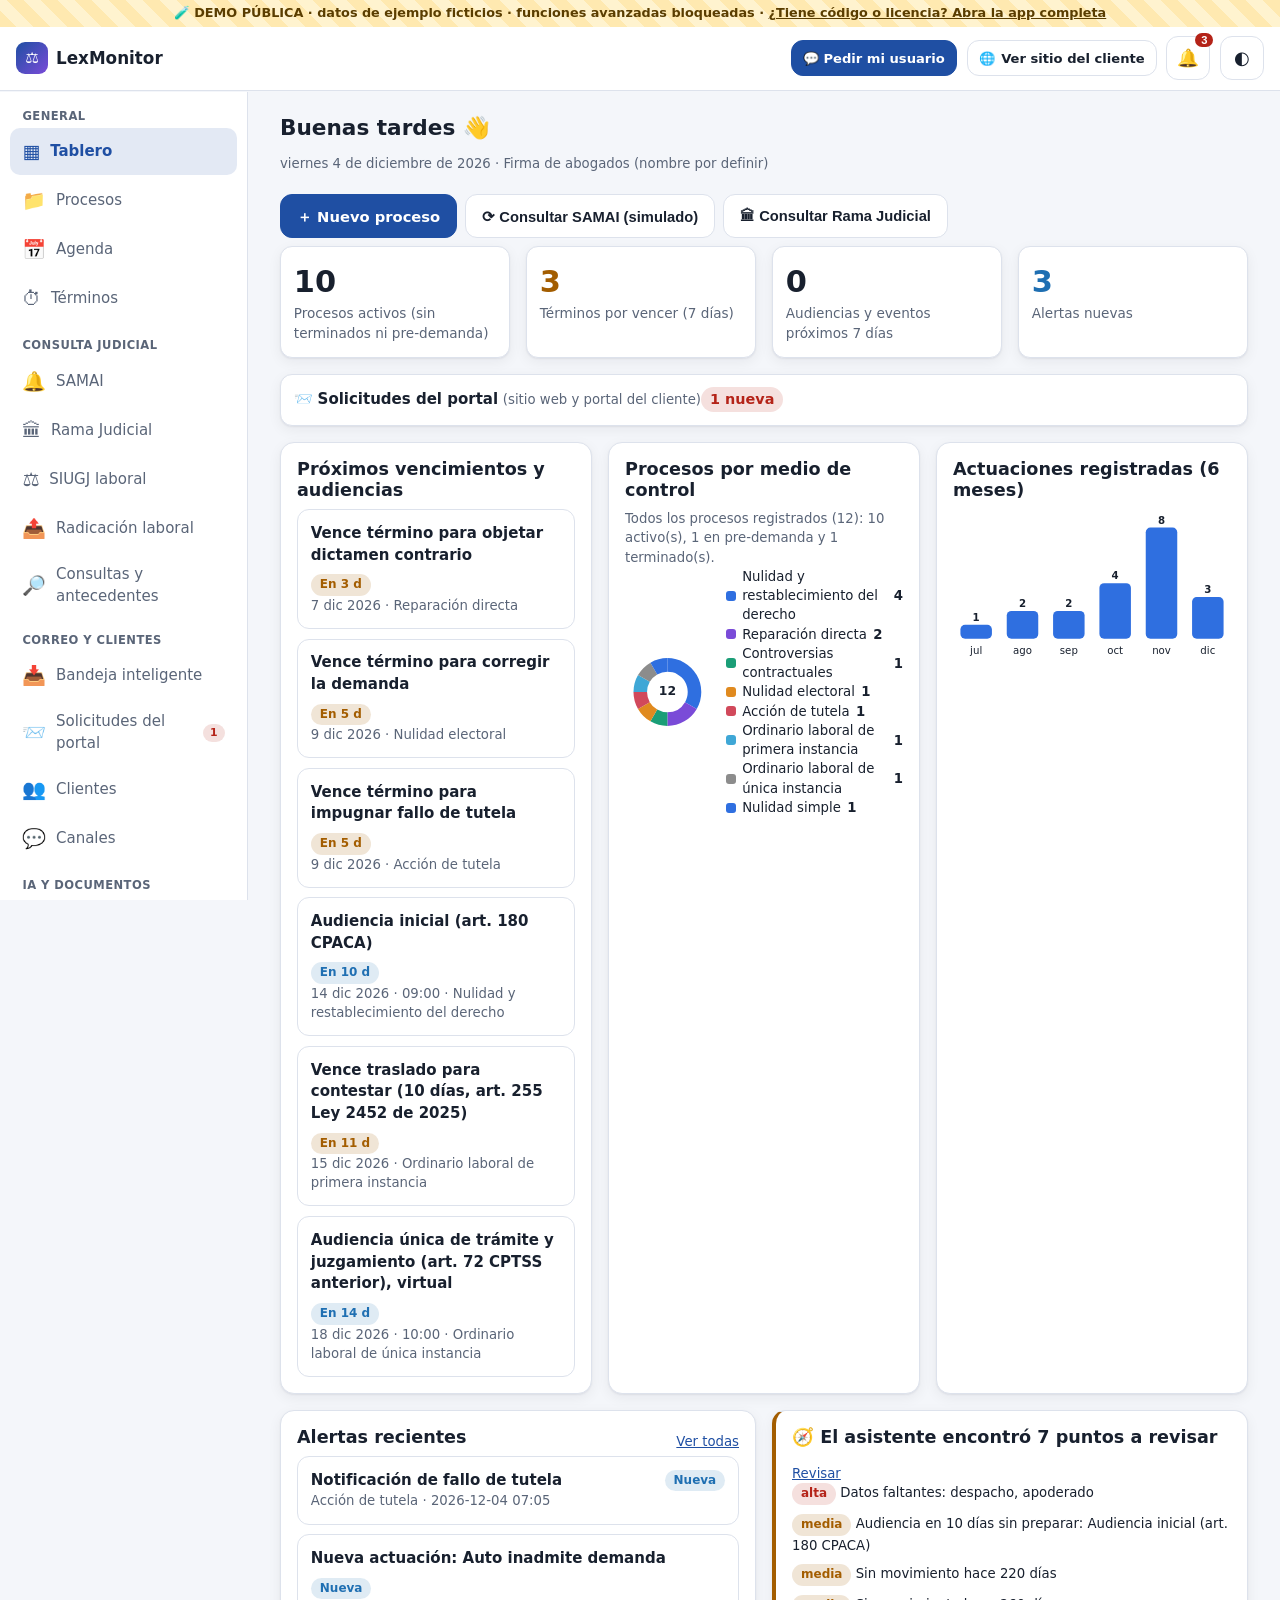
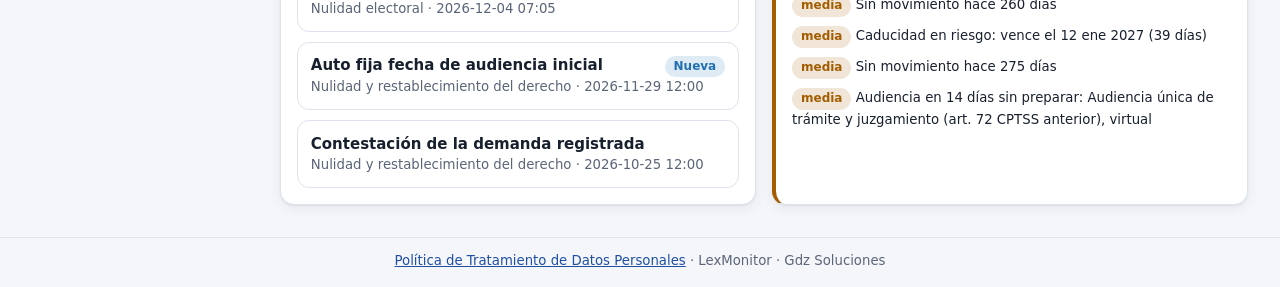
<file: index.html>
<!doctype html>
<html lang="es">
<head>
<meta charset="utf-8">
<meta http-equiv="Content-Security-Policy" content="default-src 'self'; script-src 'self' 'unsafe-inline' https://accounts.google.com https://cdn.jsdelivr.net; style-src 'self' 'unsafe-inline' https://accounts.google.com; img-src 'self' data: blob: https:; font-src 'self' data:; connect-src 'self' https://lexmonitor-proxy.gdz87.workers.dev https://generativelanguage.googleapis.com https://api.openai.com https://api.anthropic.com https://api.x.ai https://gmail.googleapis.com https://www.googleapis.com https://oauth2.googleapis.com https://accounts.google.com https://consultaprocesos.ramajudicial.gov.co:448 https://*.ramajudicial.gov.co https://samai.consejodeestado.gov.co https://www.datos.gov.co https://cdn.jsdelivr.net http://127.0.0.1:8787 http://localhost:8787; frame-src https://accounts.google.com blob:; worker-src 'self' blob: https://cdn.jsdelivr.net; media-src 'self' blob: data:; object-src 'none'; base-uri 'self'; form-action 'self'">
<meta name="viewport" content="width=device-width,initial-scale=1,viewport-fit=cover">
<meta name="theme-color" content="#1f4fa3">
<meta name="description" content="Maqueta de plataforma de gestión de litigio contencioso administrativo (datos ficticios)">
<title>LexMonitor · DEMO</title>
<link rel="manifest" href="manifest.webmanifest">
<link rel="icon" href="icons/icon.svg" type="image/svg+xml">
<link rel="apple-touch-icon" href="icons/icon-192.png">
<link rel="stylesheet" href="css/app.css">
<script>/* Con código de invitación/licencia → app completa (mismos datos del navegador) */(function(){try{var q=location.search+location.hash;if(/[?&]codigo=/i.test(q)){location.replace("app/"+location.search+location.hash);}}catch(e){}})();</script>
</head>
<body>
<div class="demo-banner" role="note">🧪 DEMO PÚBLICA · datos de ejemplo ficticios · funciones avanzadas bloqueadas</div>
<header class="topbar">
  <button class="iconbtn sheet-trigger" id="btnMenu" aria-label="Más módulos">☰</button>
  <div class="brand"><span class="logo" aria-hidden="true">⚖</span><span id="appName">LexMonitor</span></div>
  <span class="sp"></span>
  <a class="btn sm xlink" href="sitio/" target="_blank" rel="noopener" title="Abre el sitio web de la firma y el portal del cliente (demo)">🌐 <span class="hide-sm">Ver sitio del cliente</span></a>
  <button class="iconbtn" id="btnAlerts" aria-label="Alertas">🔔<span class="badge hide" id="alertBadge">0</span></button>
  <button class="iconbtn" id="btnTheme" aria-label="Cambiar modo claro u oscuro">◐</button>
</header>
<div class="layout">
  <nav class="sidenav" id="sidenav" aria-label="Módulos"></nav>
  <main id="view" tabindex="-1"></main>
</div>
<nav class="bottomnav" id="bottomnav" aria-label="Navegación principal"></nav>
<div class="sheet-backdrop" id="sheetBg"></div>
<div class="sheet" id="sheet" role="dialog" aria-label="Todos los módulos"><h2>Módulos</h2><div class="grid-links" id="sheetLinks"></div></div>
<div class="toast-wrap" id="toasts" aria-live="polite"></div>
<script src="js/lexmonitor.demo.js"></script>
<script>LM.boot();</script>
</body>
</html>
</file>
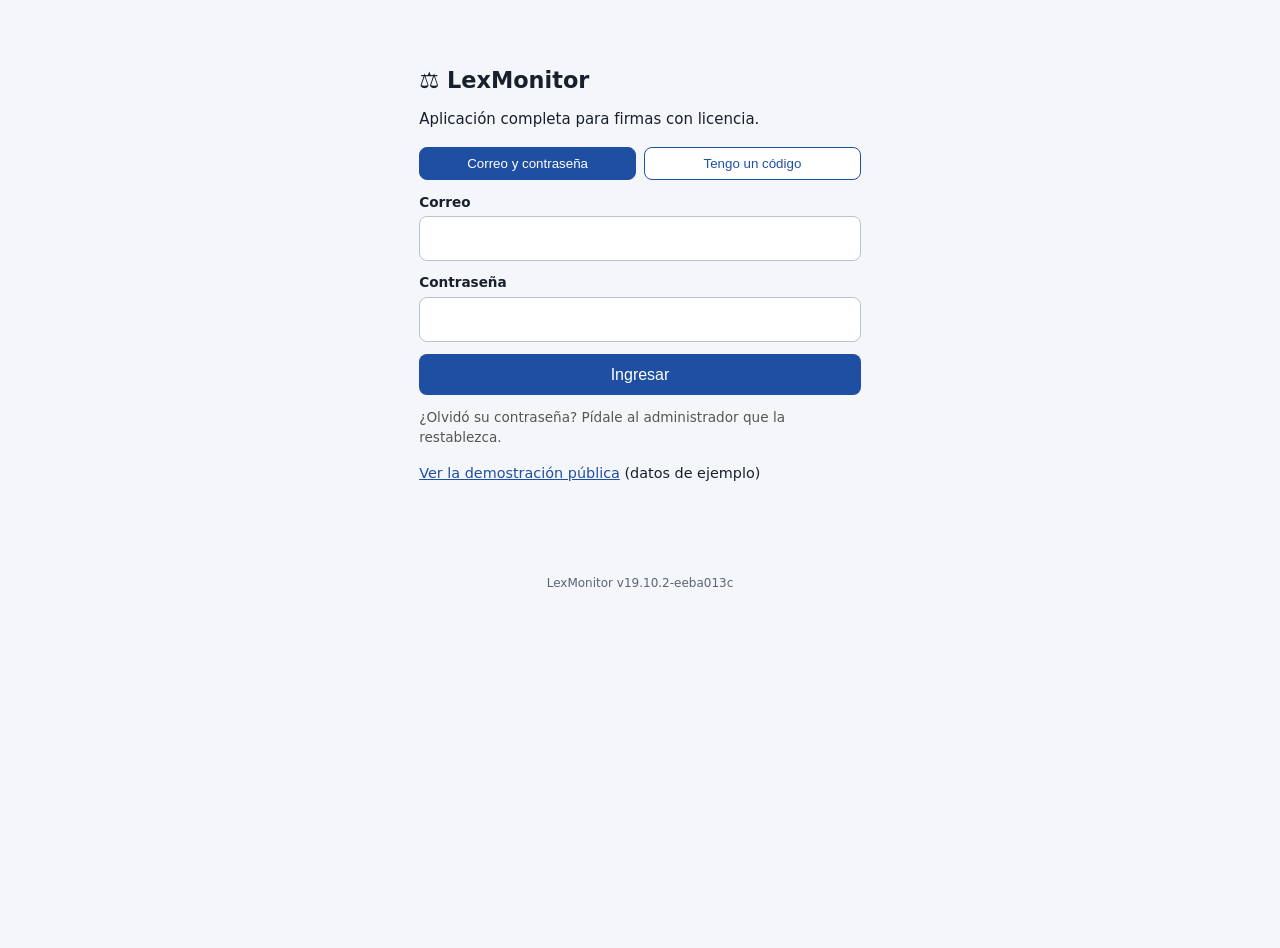
<file: app/index.html>
<!doctype html>
<html lang="es">
<head>
<meta charset="utf-8">
<meta http-equiv="Content-Security-Policy" content="default-src 'self'; script-src 'self' 'unsafe-inline' https://accounts.google.com https://cdn.jsdelivr.net; style-src 'self' 'unsafe-inline' https://accounts.google.com; img-src 'self' data: blob: https:; font-src 'self' data:; connect-src 'self' https://lexmonitor-proxy.gdz87.workers.dev https://generativelanguage.googleapis.com https://api.openai.com https://api.anthropic.com https://api.x.ai https://gmail.googleapis.com https://www.googleapis.com https://oauth2.googleapis.com https://accounts.google.com https://consultaprocesos.ramajudicial.gov.co:448 https://*.ramajudicial.gov.co https://samai.consejodeestado.gov.co https://www.datos.gov.co https://cdn.jsdelivr.net http://127.0.0.1:8787 http://localhost:8787; frame-src https://accounts.google.com blob:; worker-src 'self' blob: https://cdn.jsdelivr.net; media-src 'self' blob: data:; object-src 'none'; base-uri 'self'; form-action 'self'">
<meta name="viewport" content="width=device-width,initial-scale=1,viewport-fit=cover">
<meta name="theme-color" content="#1f4fa3">
<meta name="description" content="Maqueta de plataforma de gestión de litigio contencioso administrativo (datos ficticios)">
<title>LexMonitor</title>
<link rel="manifest" href="manifest.webmanifest">
<link rel="icon" href="icons/icon.svg" type="image/svg+xml">
<link rel="apple-touch-icon" href="icons/icon-192.png">
<link rel="stylesheet" href="css/app.css">
</head>
<body>
<header class="topbar">
  <button class="iconbtn sheet-trigger" id="btnMenu" aria-label="Más módulos">☰</button>
  <div class="brand"><span class="logo" aria-hidden="true">⚖</span><span id="appName">LexMonitor</span></div>
  <span class="sp"></span>
  <a class="btn sm xlink" href="sitio/" target="_blank" rel="noopener" title="Abre el sitio web de la firma y el portal del cliente (demo)">🌐 <span class="hide-sm">Ver sitio del cliente</span></a>
  <button class="iconbtn" id="btnAlerts" aria-label="Alertas">🔔<span class="badge hide" id="alertBadge">0</span></button>
  <button class="iconbtn" id="btnTheme" aria-label="Cambiar modo claro u oscuro">◐</button>
</header>
<div class="layout">
  <nav class="sidenav" id="sidenav" aria-label="Módulos"></nav>
  <main id="view" tabindex="-1"></main>
</div>
<nav class="bottomnav" id="bottomnav" aria-label="Navegación principal"></nav>
<div class="sheet-backdrop" id="sheetBg"></div>
<div class="sheet" id="sheet" role="dialog" aria-label="Todos los módulos"><h2>Módulos</h2><div class="grid-links" id="sheetLinks"></div></div>
<div class="toast-wrap" id="toasts" aria-live="polite"></div>
<script src="js/lexmonitor.js"></script>
<script>LM.boot();</script>
</body>
</html>
</file>
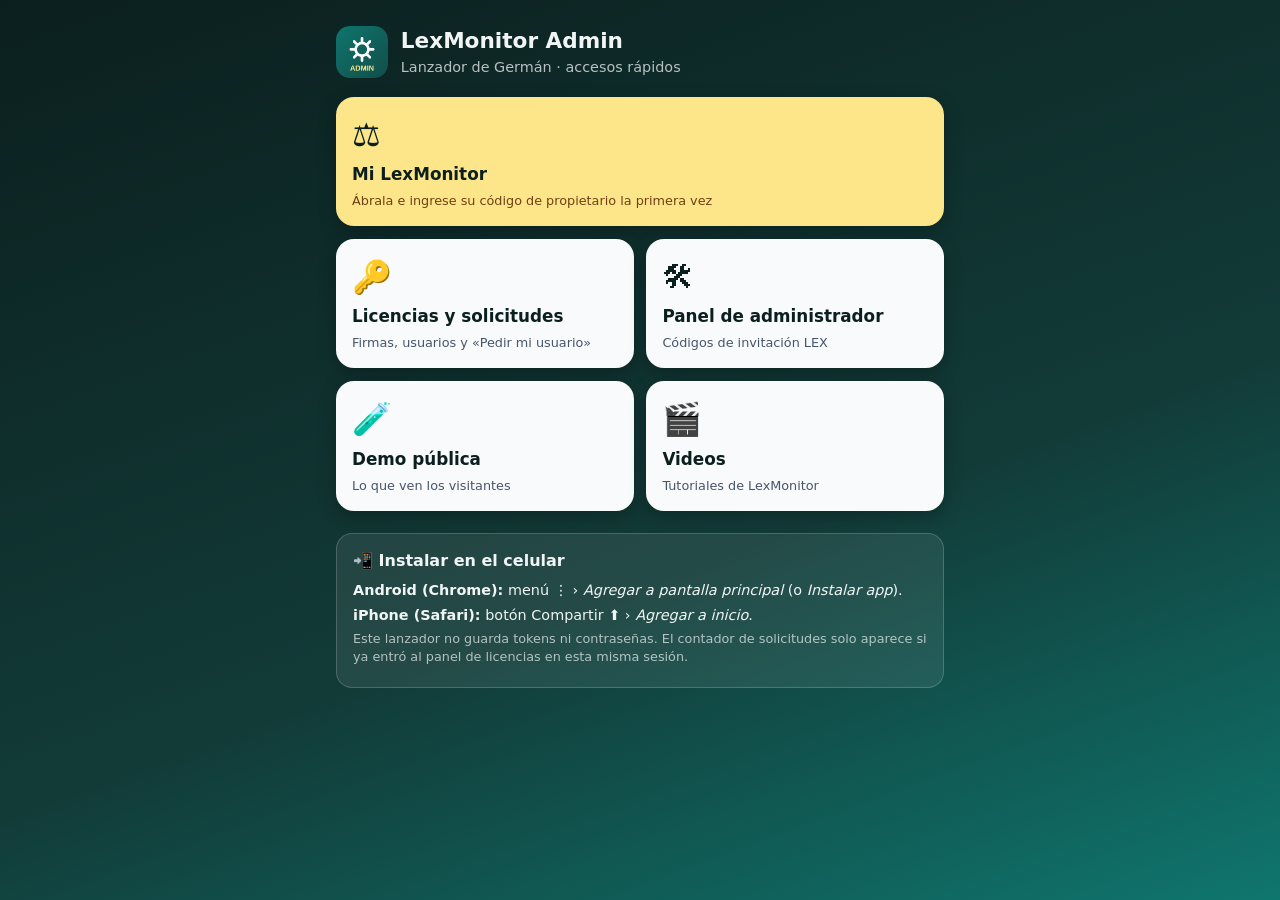
<file: gestor/index.html>
<!doctype html><html lang="es"><head><meta charset="utf-8"><meta http-equiv="Content-Security-Policy" content="default-src 'self'; script-src 'self' 'unsafe-inline' https://accounts.google.com https://cdn.jsdelivr.net; style-src 'self' 'unsafe-inline' https://accounts.google.com; img-src 'self' data: blob: https:; font-src 'self' data:; connect-src 'self' https://lexmonitor-proxy.gdz87.workers.dev https://generativelanguage.googleapis.com https://api.openai.com https://api.anthropic.com https://api.x.ai https://gmail.googleapis.com https://www.googleapis.com https://oauth2.googleapis.com https://accounts.google.com https://consultaprocesos.ramajudicial.gov.co:448 https://*.ramajudicial.gov.co https://samai.consejodeestado.gov.co https://www.datos.gov.co https://cdn.jsdelivr.net http://127.0.0.1:8787 http://localhost:8787; frame-src https://accounts.google.com blob:; worker-src 'self' blob: https://cdn.jsdelivr.net; media-src 'self' blob: data:; object-src 'none'; base-uri 'self'; form-action 'self'"><meta name="viewport" content="width=device-width,initial-scale=1,viewport-fit=cover">
<meta name="robots" content="noindex,nofollow"><title>LexMonitor Admin</title><meta name="theme-color" content="#0f766e">
<link rel="manifest" href="manifest.webmanifest"><link rel="icon" href="icons/icon.svg"><link rel="apple-touch-icon" href="icons/icon-192.png">
<meta name="apple-mobile-web-app-capable" content="yes"><meta name="apple-mobile-web-app-title" content="LM Admin">
<style>
*{box-sizing:border-box}body{margin:0;font:16px/1.4 system-ui,-apple-system,Segoe UI,Roboto,sans-serif;background:linear-gradient(160deg,#0b1f1e,#123b38 60%,#0f766e);color:#f1f5f4;min-height:100vh;padding:env(safe-area-inset-top) 0 env(safe-area-inset-bottom)}
main{max-width:640px;margin:0 auto;padding:1.2rem 1rem 2rem}header{display:flex;align-items:center;gap:.8rem;margin:.4rem 0 1.2rem}header img{width:52px;height:52px;border-radius:14px}
h1{font-size:1.35rem;margin:0}header p{margin:0;opacity:.75;font-size:.9rem}
.grid{display:grid;gap:.8rem;grid-template-columns:1fr 1fr}.t{position:relative;display:flex;flex-direction:column;gap:.35rem;min-height:128px;padding:1rem;border-radius:18px;text-decoration:none;color:#0b1f1e;background:#f8fafc;box-shadow:0 6px 18px rgba(0,0,0,.25);transition:transform .12s}
.t:active{transform:scale(.97)}.t .i{font-size:2rem}.t b{font-size:1.05rem}.t small{color:#475569;font-size:.8rem}.t.big{grid-column:1/-1;background:#fde68a}.t.big small{color:#713f12}
.n{position:absolute;top:.7rem;right:.7rem;background:#dc2626;color:#fff;border-radius:999px;padding:.1rem .6rem;font-weight:700;font-size:.85rem}
.inst{margin-top:1.4rem;background:rgba(255,255,255,.08);border:1px solid rgba(255,255,255,.18);border-radius:16px;padding:1rem}.inst h2{font-size:1rem;margin:0 0 .5rem}.inst p{margin:.3rem 0;font-size:.9rem}
button{font:inherit;font-weight:700;border:0;border-radius:12px;padding:.7rem 1rem;background:#fde68a;color:#0b1f1e;cursor:pointer;margin-top:.4rem}.hide{display:none}
@media(max-width:360px){.grid{grid-template-columns:1fr}}
</style></head><body><main>
<header><img src="icons/icon-192.png" alt=""><div><h1>LexMonitor Admin</h1><p>Lanzador de Germán · accesos rápidos</p></div></header>
<nav class="grid" aria-label="Accesos">
 <a class="t big" id="t-app" href="../app/"><span class="i">⚖</span><b>Mi LexMonitor</b><small id="t-app-s">App completa con mi licencia de propietario</small></a>
 <a class="t" id="t-lic" href="../licencias.html"><span class="i">🔑</span><b>Licencias y solicitudes</b><small>Firmas, usuarios y «Pedir mi usuario»</small><span class="n hide" id="n-sol" aria-label="solicitudes nuevas"></span><span class="n hide" id="n-venc" aria-label="licencias por vencer y vencidas recientes" style="background:#f97316;right:auto;left:.5rem"></span></a>
 <a class="t" href="../admin.html"><span class="i">🛠</span><b>Panel de administrador</b><small>Códigos de invitación LEX</small></a>
 <a class="t" href="../" target="_blank" rel="noopener"><span class="i">🧪</span><b>Demo pública</b><small>Lo que ven los visitantes</small></a>
 <a class="t" href="../videos.html" target="_blank" rel="noopener"><span class="i">🎬</span><b>Videos</b><small>Tutoriales de LexMonitor</small></a>
</nav>
<section class="inst" id="inst"><h2>📲 Instalar en el celular</h2>
 <button id="btn-inst" class="hide">Instalar LexMonitor Admin</button>
 <p><b>Android (Chrome):</b> menú ⋮ › <i>Agregar a pantalla principal</i> (o <i>Instalar app</i>).</p>
 <p><b>iPhone (Safari):</b> botón Compartir ⬆ › <i>Agregar a inicio</i>.</p>
 <p style="opacity:.7;font-size:.8rem">Este lanzador no guarda tokens ni contraseñas. El contador de solicitudes solo aparece si ya entró al panel de licencias en esta misma sesión.</p></section>
</main><script>
if('serviceWorker' in navigator) navigator.serviceWorker.register('sw.js',{scope:'./'}).catch(()=>{});
let dp=null; const bi=document.getElementById('btn-inst');
addEventListener('beforeinstallprompt',e=>{ e.preventDefault(); dp=e; bi.classList.remove('hide'); });
bi.onclick=async()=>{ if(!dp) return; dp.prompt(); await dp.userChoice.catch(()=>{}); dp=null; bi.classList.add('hide'); };
addEventListener('appinstalled',()=>bi.classList.add('hide'));
if(matchMedia('(display-mode: standalone)').matches) document.getElementById('inst').classList.add('hide');
try{ if(!localStorage.getItem('lm_ia_codigo')&&!localStorage.getItem('lm_sesion')) document.getElementById('t-app-s').textContent='Ábrala e ingrese su código de propietario la primera vez'; }catch(e){}
/* Contador: solo lee el token que el panel ya dejó en ESTA sesión (sessionStorage). No lo guarda ni lo copia. */
(async()=>{ try{ const t=sessionStorage.getItem('lm_adm_tok'), s=(sessionStorage.getItem('lm_adm_srv')||'').replace(/\/$/,''); if(!t||!/^https:\/\//.test(s)) return;
  const r=await fetch(s+'/admin/solicitudes',{headers:{Authorization:'Bearer '+t}}); if(!r.ok) return; const j=await r.json(); const n=document.getElementById('n-sol');
  if(j.nuevas>0){ n.textContent=j.nuevas; n.classList.remove('hide'); }
  /* v19.8.2: vencimientos (por vencer 24 h + vencidas recientes) registrados por el cron */
  const ra=await fetch(s+'/admin/alertas',{headers:{Authorization:'Bearer '+t}}); if(ra.ok){ const a=await ra.json(), v=document.getElementById('n-venc'); if(a.total>0){ v.textContent='⏰ '+a.porVencer.length+' · ⛔ '+a.vencidas.length; v.classList.remove('hide'); } } }catch(e){} })();
</script></body></html>
</file>
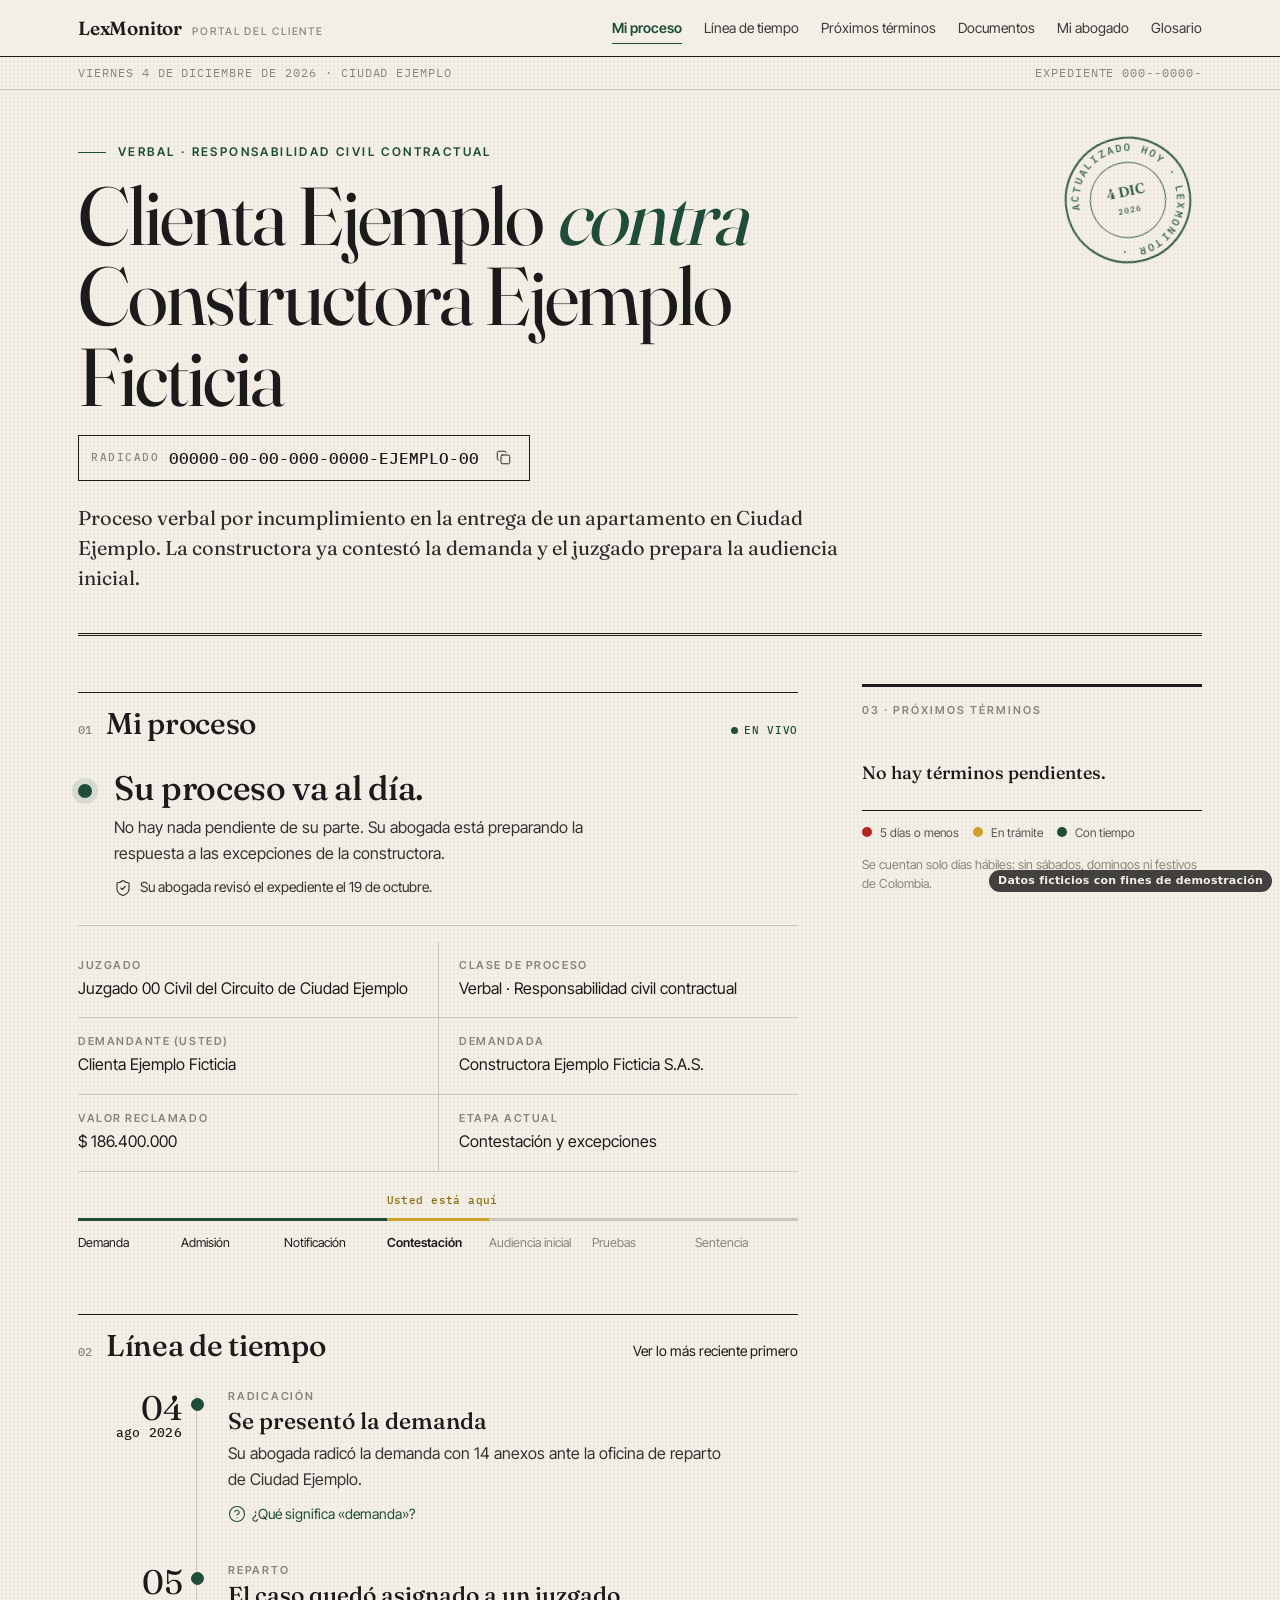
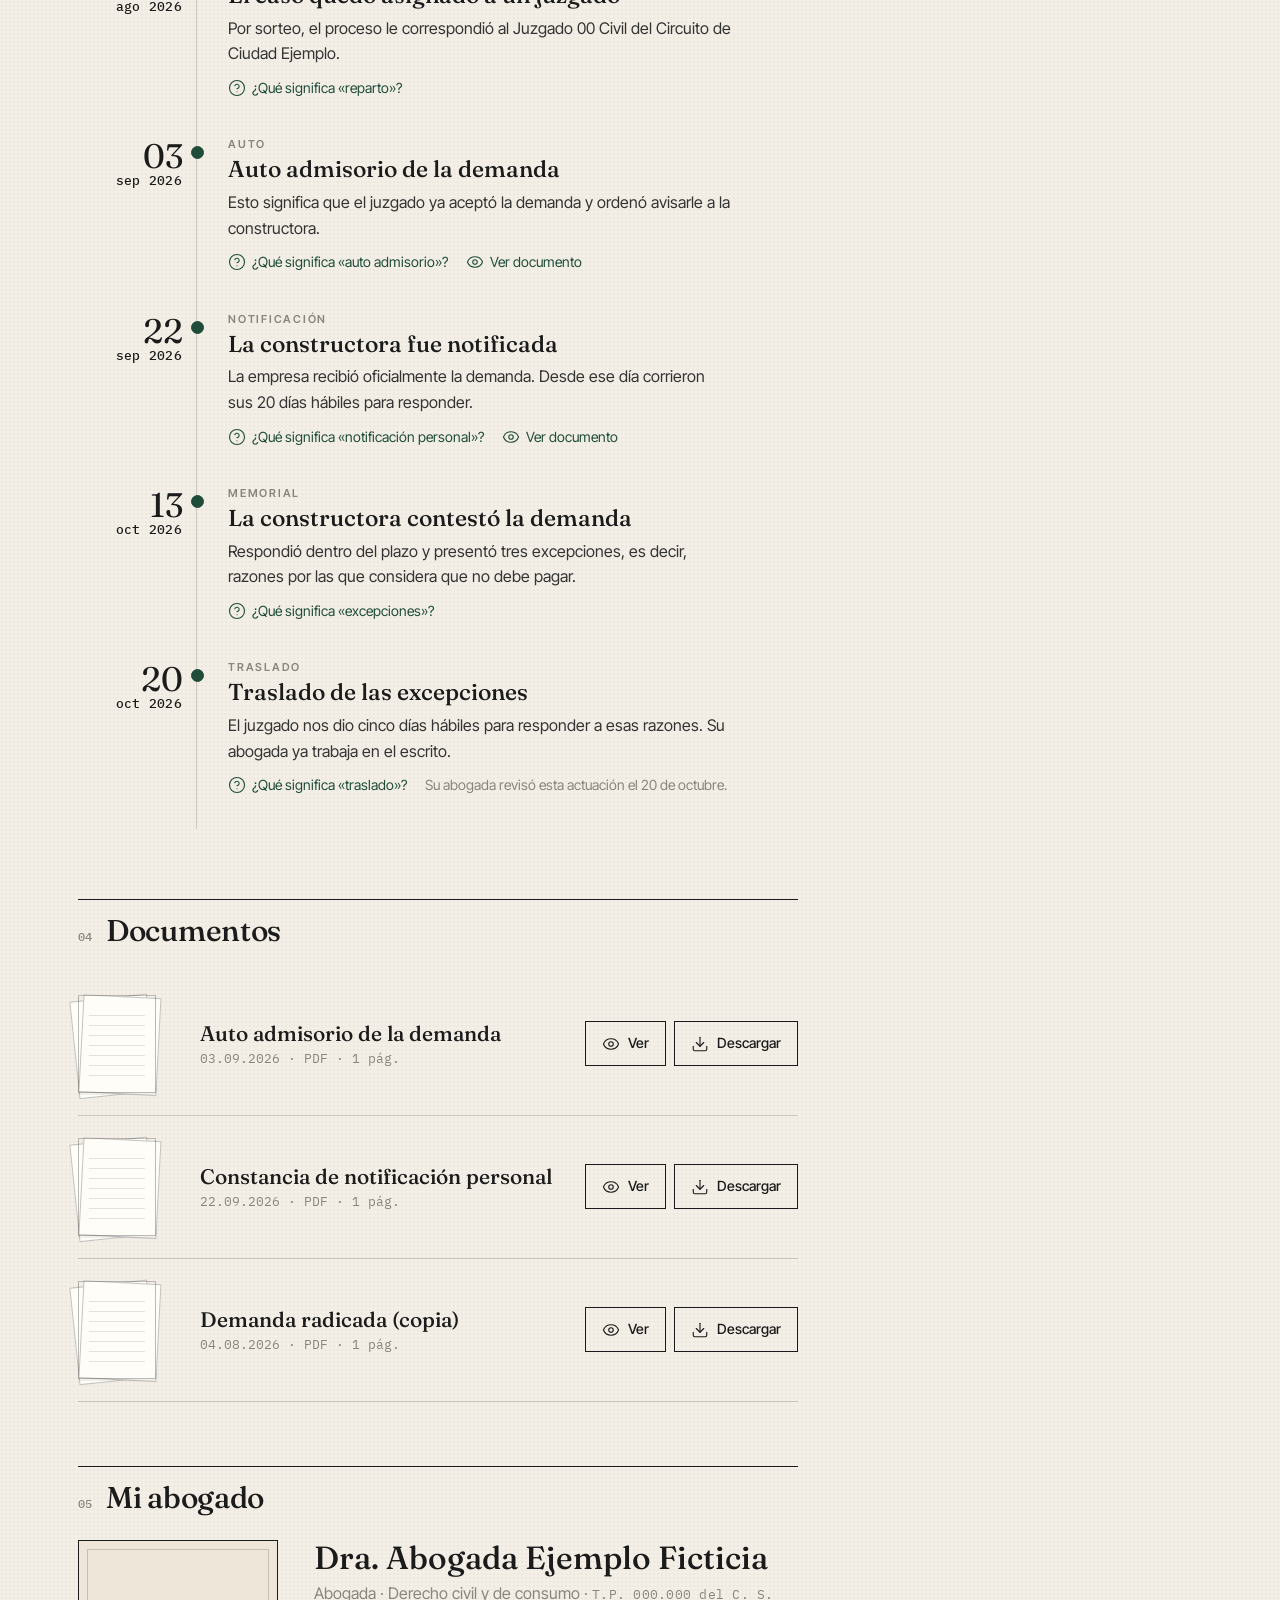
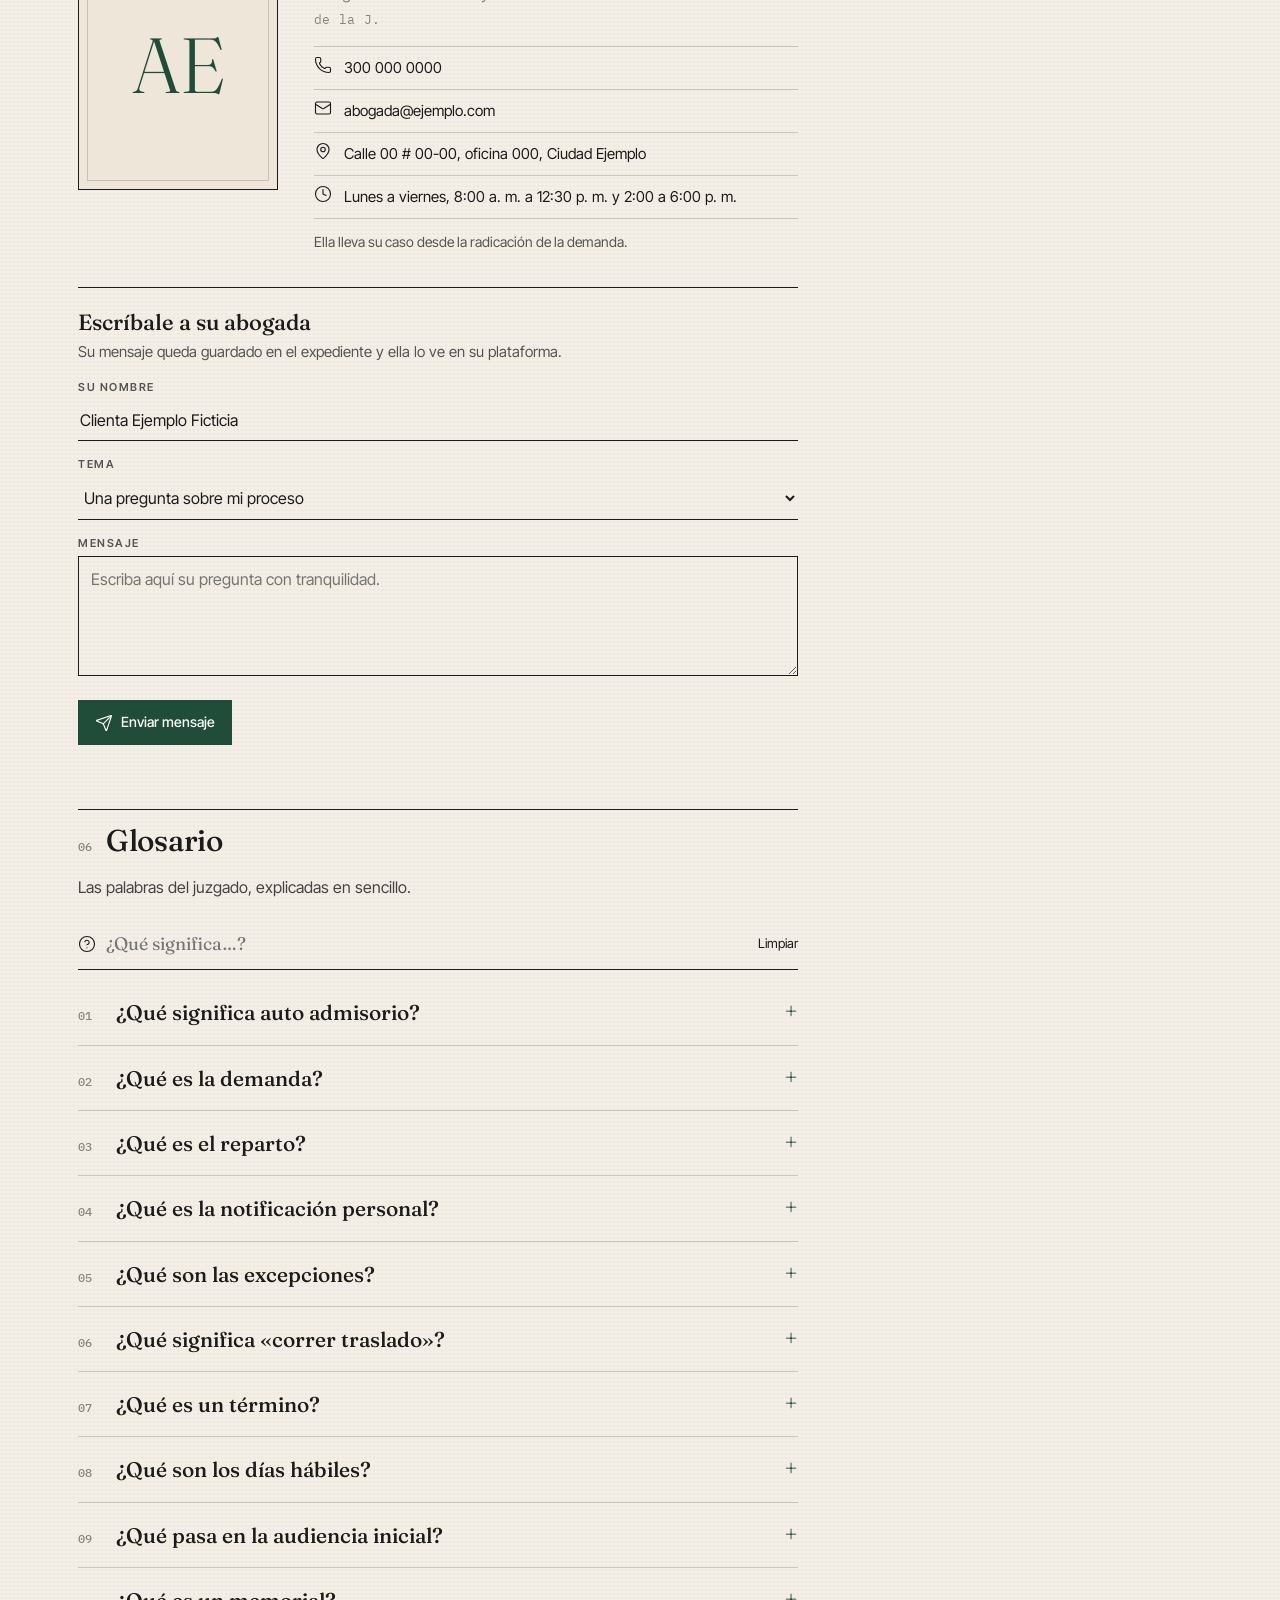
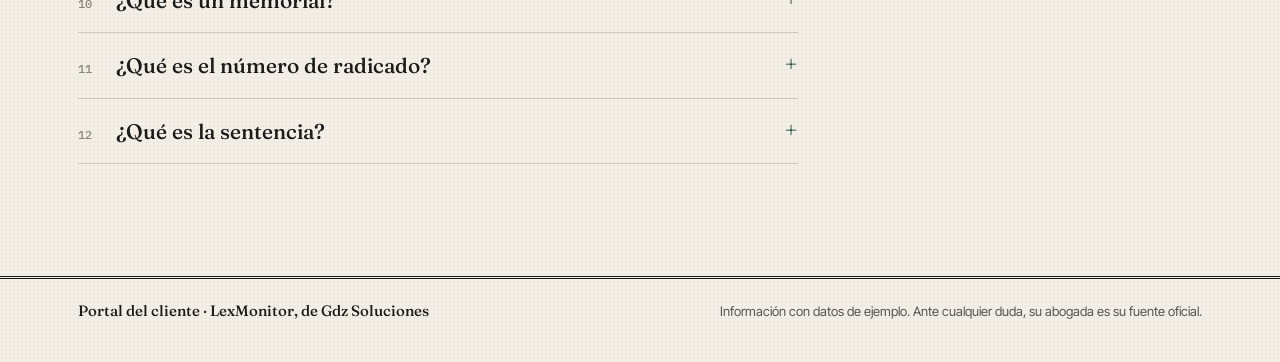
<file: portal/index.html>
<!doctype html>
<html lang="es-CO">
<head>
<meta charset="utf-8"><link rel="icon" href="data:image/svg+xml,%3Csvg xmlns=%22http://www.w3.org/2000/svg%22 viewBox=%220 0 32 32%22%3E%3Ccircle cx=%2216%22 cy=%2216%22 r=%2214%22 fill=%22%231F4D3A%22/%3E%3Ctext x=%2216%22 y=%2222%22 font-size=%2216%22 text-anchor=%22middle%22 fill=%22%23F4EFE6%22 font-family=%22serif%22%3EL%3C/text%3E%3C/svg%3E">
<meta name="viewport" content="width=device-width,initial-scale=1,viewport-fit=cover">
<meta name="theme-color" content="#F4EFE6">
<title>Su proceso · Portal del cliente · LexMonitor</title>
<link rel="stylesheet" href="fonts/fonts.css">
<link rel="stylesheet" href="portal.css">
</head>
<style>@media(max-width:820px){.lm-ficticio{bottom:74px!important}}</style>
<style>@media(max-width:820px){.lm-ficticio{bottom:74px!important}}</style>
<body>
<header class="top"><div class="wrap">
  <a class="marca" href="#proceso">LexMonitor <small>Portal del cliente</small></a>
  <nav class="nav" aria-label="Secciones">
    <a href="#proceso">Mi proceso</a><a href="#linea">Línea de tiempo</a><a href="#terminos">Próximos términos</a><a href="#documentos">Documentos</a><a href="#abogado">Mi abogado</a><a href="#glosario">Glosario</a>
  </nav>
</div></header>
<div class="fechero"><div class="wrap"><span id="hoy"></span><span id="exp"></span></div></div>

<main class="wrap">
  <div class="portada" id="portada">
    <div class="kicker" id="kicker"></div>
    <h1 class="titular" id="titular"></h1>
    <div class="rad"><span>RADICADO</span><b id="rad"></b><button class="icob" style="width:28px;height:28px;border:0" id="copiarRad" aria-label="Copiar radicado"><svg class="ico" style="width:15px;height:15px"><use href="#i-copy"/></svg></button></div>
    <p class="bajada" id="bajada"></p>
    <svg class="sello" viewBox="0 0 140 140" aria-label="Actualizado hoy">
      <defs><path id="circ" d="M70,70 m-52,0 a52,52 0 1,1 104,0 a52,52 0 1,1 -104,0"/></defs>
      <circle cx="70" cy="70" r="66" fill="none" stroke="currentColor" stroke-width="2"/>
      <circle cx="70" cy="70" r="40" fill="none" stroke="currentColor" stroke-width="1"/>
      <text><textPath href="#circ" startOffset="0">ACTUALIZADO HOY · LEXMONITOR · </textPath></text>
      <text class="c" x="70" y="66" text-anchor="middle" id="selloDia"></text>
      <text x="70" y="84" text-anchor="middle" style="font-size:9px;letter-spacing:.12em" id="selloMes"></text>
    </svg>
  </div>

  <div class="cuerpo">
   <div class="principal">
    <section id="proceso">
      <div class="sec-h"><span class="n">01</span><h2>Mi proceso</h2><span class="act vivo" id="vivo">EN VIVO</span></div>
      <div class="estado">
        <div class="punto"></div>
        <div><h3 id="estado"></h3><p id="estadoTxt"></p><p class="revisado"><svg class="ico"><use href="#i-shield-check"/></svg><span id="revisado"></span></p></div>
      </div>
      <dl class="datos" id="datos"></dl>
      <ol class="etapas" id="etapas" style="margin-top:46px"></ol>
    </section>

    <section id="linea">
      <div class="sec-h"><span class="n">02</span><h2>Línea de tiempo</h2><button class="act ul" id="ordenTl" style="font-size:14px">Ver lo más reciente primero</button></div>
      <div class="tl" id="tl"><div class="eje"><i></i></div><div id="hitos"></div></div>
    </section>

    <section id="documentos">
      <div class="sec-h"><span class="n">04</span><h2>Documentos</h2></div>
      <div class="docs" id="docs"></div>
    </section>

    <section id="abogado">
      <div class="sec-h"><span class="n">05</span><h2>Mi abogado</h2></div>
      <div class="abog" id="abogCard"></div>
      <form class="msg" id="formMsg" novalidate>
        <h4>Escríbale a su abogada</h4>
        <p style="margin:0;color:#555;font-size:15px">Su mensaje queda guardado en el expediente y ella lo ve en su plataforma.</p>
        <div class="campo"><label for="mNombre">Su nombre</label><input id="mNombre" autocomplete="name"></div>
        <div class="campo"><label for="mTema">Tema</label><select id="mTema"><option>Una pregunta sobre mi proceso</option><option>Enviar un documento o soporte</option><option>Agendar una cita</option><option>Cambiar mis datos de contacto</option></select></div>
        <div class="campo"><label for="mTexto">Mensaje</label><textarea id="mTexto" placeholder="Escriba aquí su pregunta con tranquilidad."></textarea></div>
        <p class="err" id="mErr" role="alert"></p>
        <button class="btn prim" type="submit" id="mEnviar"><svg class="ico"><use href="#i-send"/></svg>Enviar mensaje</button>
        <div class="confirma" id="mOk" role="status" tabindex="-1">
          <h5><svg class="ico"><use href="#i-check"/></svg>Mensaje recibido</h5>
          <p id="mOkTxt"></p>
          <p class="mono" style="font-size:12px;color:var(--piedra)" id="mOkRef"></p>
          <button type="button" class="ul" id="mOtro" style="font-size:14px;color:var(--toga)">Escribir otro mensaje</button>
        </div>
      </form>
    </section>

    <section id="glosario">
      <div class="sec-h"><span class="n">06</span><h2>Glosario</h2></div>
      <p style="margin:-8px 0 18px;color:#444">Las palabras del juzgado, explicadas en sencillo.</p>
      <label class="buscar"><svg class="ico"><use href="#i-circle-help"/></svg><input id="glBuscar" placeholder="¿Qué significa…?" aria-label="Buscar en el glosario"><button type="button" class="ul" id="glLimpiar" style="font-size:13px">Limpiar</button></label>
      <div class="gl" id="gl"></div><p class="vacio" id="glVacio">No encontramos esa palabra. Pregúntele a su abogada en «Mi abogado».</p>
    </section>
   </div>

   <aside class="aside" id="terminos" aria-label="Próximos términos">
     <div class="semaforo">
       <span class="lbl">03 · Próximos términos</span>
       <div class="grande" id="grande"></div>
       <div id="lista"></div>
       <div class="leyenda"><span><i class="luz b-lacre"></i>5 días o menos</span><span><i class="luz b-ocre"></i>En trámite</span><span><i class="luz b-toga"></i>Con tiempo</span></div>
       <p class="nota">Se cuentan solo días hábiles: sin sábados, domingos ni festivos de Colombia.</p>
     </div>
   </aside>
  </div>
</main>

<footer><div class="wrap"><b>Portal del cliente · LexMonitor, de Gdz Soluciones</b><span>Información con datos de ejemplo. Ante cualquier duda, su abogada es su fuente oficial.</span></div></footer>

<nav class="tabbar" aria-label="Secciones">
  <a href="#proceso"><svg class="ico"><use href="#i-scale"/></svg>Proceso</a>
  <a href="#linea"><svg class="ico"><use href="#i-list"/></svg>Tiempo</a>
  <a href="#terminos"><svg class="ico"><use href="#i-clock"/></svg>Términos</a>
  <a href="#documentos"><svg class="ico"><use href="#i-file-text"/></svg>Docs</a>
  <a href="#abogado"><svg class="ico"><use href="#i-user"/></svg>Abogada</a>
  <a href="#glosario"><svg class="ico"><use href="#i-book-open"/></svg>Glosario</a>
</nav>

<div class="visor" id="visor" role="dialog" aria-modal="true" aria-labelledby="vTit">
  <div class="hoja">
    <header><svg class="ico"><use href="#i-file-text"/></svg><h3 id="vTit"></h3>
      <a class="btn" id="vDesc" download><svg class="ico"><use href="#i-download"/></svg>Descargar PDF</a>
      <button class="icob" id="vCerrar" aria-label="Cerrar"><svg class="ico"><use href="#i-x"/></svg></button></header>
    <div class="pag"><img id="vImg" alt=""></div>
  </div>
</div>
<div class="aviso" id="aviso"></div>

<script src="icons/sprite.js"></script>
<script src="shared.js"></script>
<script src="srv-loader.js"></script>
<div class="lm-ficticio" role="note" style="position:fixed;right:8px;bottom:8px;z-index:2147483647;background:rgba(27,27,27,.82);color:#F4EFE6;font:600 11px/1.3 system-ui,sans-serif;padding:4px 9px;border-radius:999px;pointer-events:none;letter-spacing:.02em">Datos ficticios con fines de demostración</div>
</body>
</html>
</file>
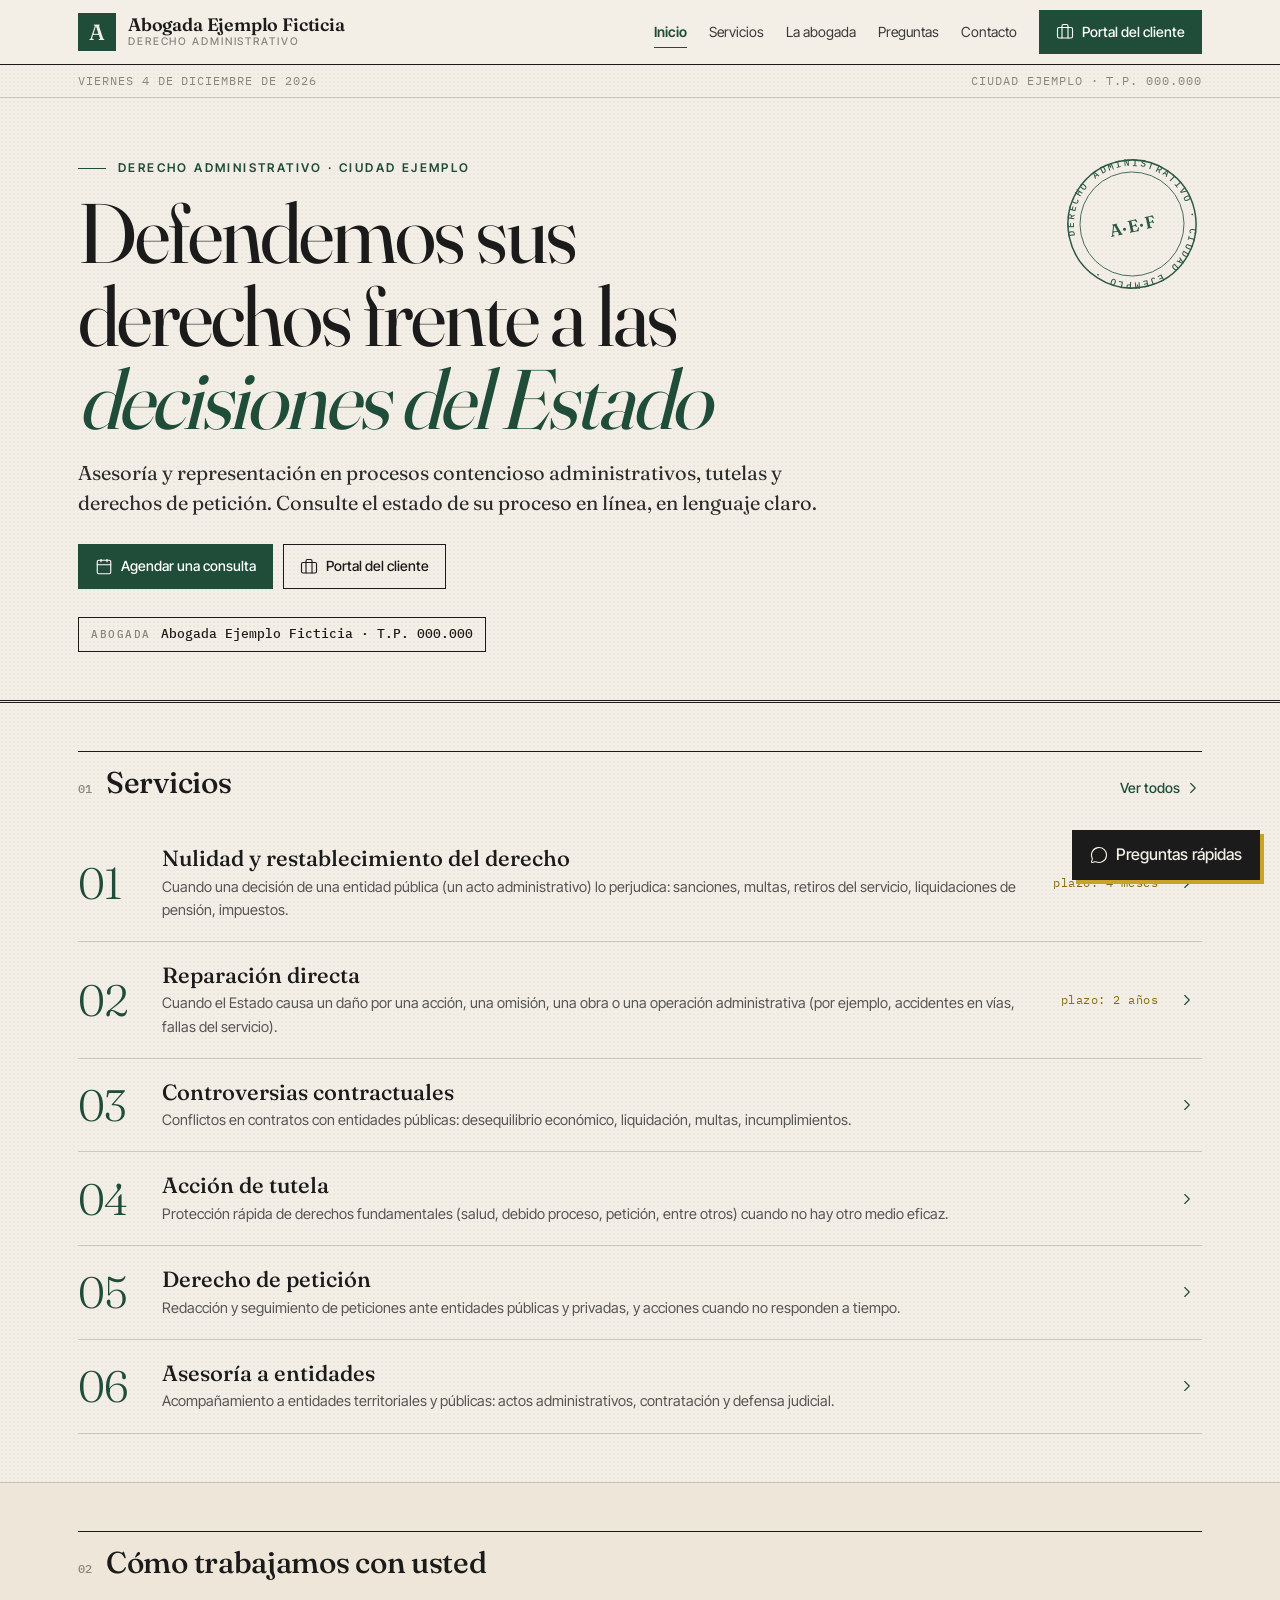
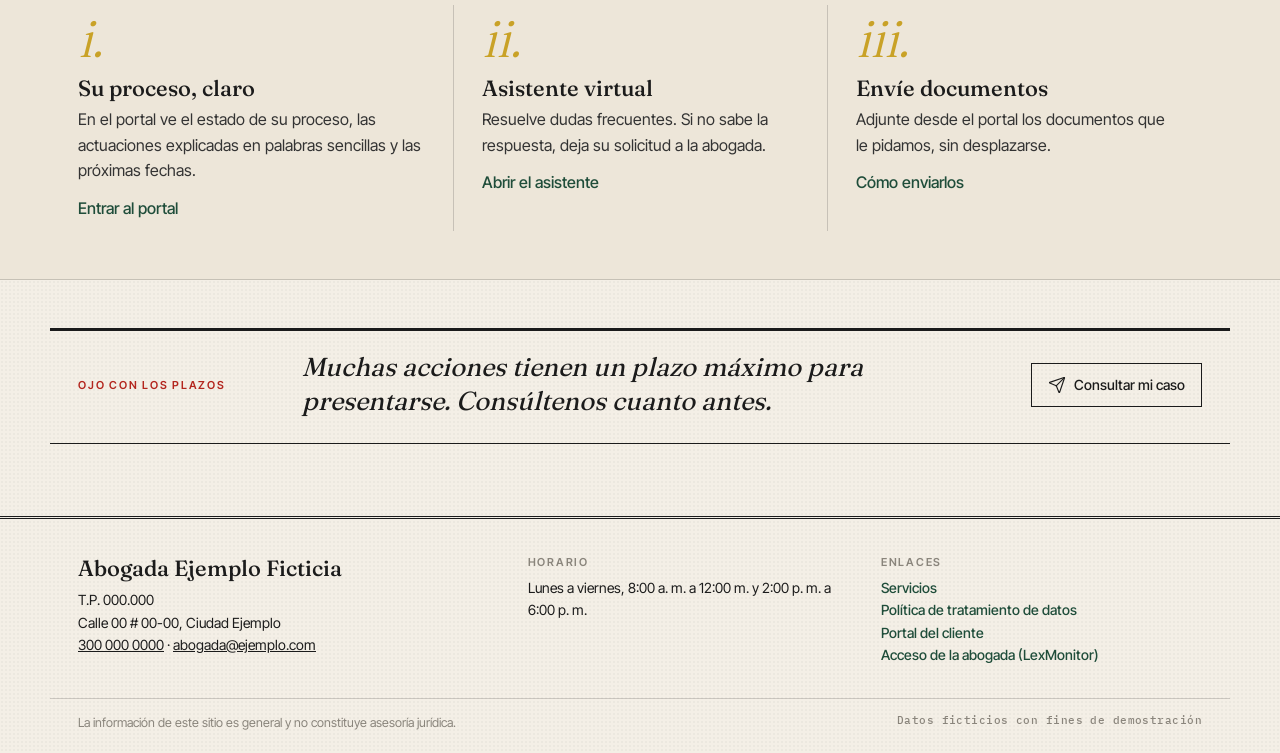
<file: sitio/index.html>
<!doctype html>
<html lang="es">
<head>
<meta charset="utf-8">
<meta name="viewport" content="width=device-width,initial-scale=1,viewport-fit=cover">
<meta name="theme-color" content="#F4EFE6">
<meta name="description" content="Abogada Ejemplo Ficticia · Derecho Administrativo. Servicios, preguntas frecuentes, contacto y portal del cliente.">
<title>Abogada Ejemplo Ficticia · Derecho Administrativo</title>
<link rel="icon" href="data:image/svg+xml,%3Csvg xmlns='http://www.w3.org/2000/svg' viewBox='0 0 64 64'%3E%3Crect width='64' height='64' fill='%231F4D3A'/%3E%3Ctext x='32' y='45' font-size='36' font-family='Georgia' text-anchor='middle' fill='%23F4EFE6'%3EA%3C/text%3E%3C/svg%3E">
<link rel="stylesheet" href="fonts/fonts.css">
<link rel="stylesheet" href="css/sitio.css">
</head>
<body>
<a class="saltar" href="#view">Saltar al contenido</a>
<header class="top">
  <div class="wrap">
    <a class="marca" href="#/inicio" id="marca"><span class="ini" aria-hidden="true">A</span><span><b id="firmaNom">Abogada Ejemplo Ficticia</b><small id="firmaLema">Derecho Administrativo</small></span></a>
    <nav class="nav" id="mainnav" aria-label="Secciones">
      <a href="#/inicio" data-r="inicio">Inicio</a><a href="#/servicios" data-r="servicios">Servicios</a><a href="#/firma" data-r="firma">La abogada</a><a href="#/faq" data-r="faq">Preguntas</a><a href="#/contacto" data-r="contacto">Contacto</a>
      <a href="#/portal" data-r="portal" class="btn prim nav-cta" id="btnPortal"><svg class="ico"><use href="#i-briefcase"/></svg>Portal del cliente</a>
    </nav>
    <button class="menu-btn" id="menuBtn" aria-expanded="false" aria-controls="mainnav" aria-label="Abrir menú"><svg class="ico"><use href="#i-menu"/></svg><span>Menú</span></button>
  </div>
</header>
<div class="fechero"><div class="wrap"><span id="hoy"></span><span id="sede">Ciudad Ejemplo</span></div></div>
<main id="view" tabindex="-1"></main>
<footer class="pie">
  <div class="wrap pie-g">
    <div><p class="pie-marca">Abogada Ejemplo Ficticia</p><p><span id="fTP"></span><br><span id="fDir"></span><br><a id="fTel"></a> · <a id="fMail"></a></p></div>
    <div><p class="lbl">Horario</p><p id="fHor"></p></div>
    <div><p class="lbl">Enlaces</p><p><a class="ul" href="#/servicios">Servicios</a><br><a class="ul" href="#/datos">Política de tratamiento de datos</a><br><a class="ul" href="#/portal">Portal del cliente</a><br><a class="ul" id="fLex" href="../">Acceso de la abogada (LexMonitor)</a></p></div>
  </div>
  <div class="wrap pie-b"><span>La información de este sitio es general y no constituye asesoría jurídica.</span><span class="lm-ficticio">Datos ficticios con fines de demostración</span></div>
</footer>
<button class="chat-fab" id="chatFab" aria-label="Abrir asistente virtual" aria-controls="chat"><svg class="ico"><use href="#i-message-circle"/></svg><span>Preguntas rápidas</span></button>
<section class="chat" id="chat" role="dialog" aria-label="Asistente virtual" hidden>
  <header><div><b>Asistente</b><small>Información general · no es asesoría jurídica</small></div><button id="chatClose" aria-label="Cerrar asistente"><svg class="ico"><use href="#i-x"/></svg></button></header>
  <div class="chat-log" id="chatLog" aria-live="polite"></div>
  <div class="chat-quick" id="chatQuick"></div>
  <form class="chat-in" id="chatForm"><label for="chatTxt" class="sr">Escriba su pregunta</label><input id="chatTxt" autocomplete="off" placeholder="Escriba su pregunta…"><button class="btn prim" aria-label="Enviar"><svg class="ico"><use href="#i-send"/></svg></button></form>
</section>
<div class="toast-wrap" id="toasts" aria-live="polite"></div>
<script src="icons/sprite.js"></script>
<script src="js/config.js"></script>
<script src="js/shared-store.js"></script>
<script src="js/sitio.js"></script>
<script src="js/portal-srv.js"></script>
<script src="js/chat.js"></script>
</body>
</html>
</file>
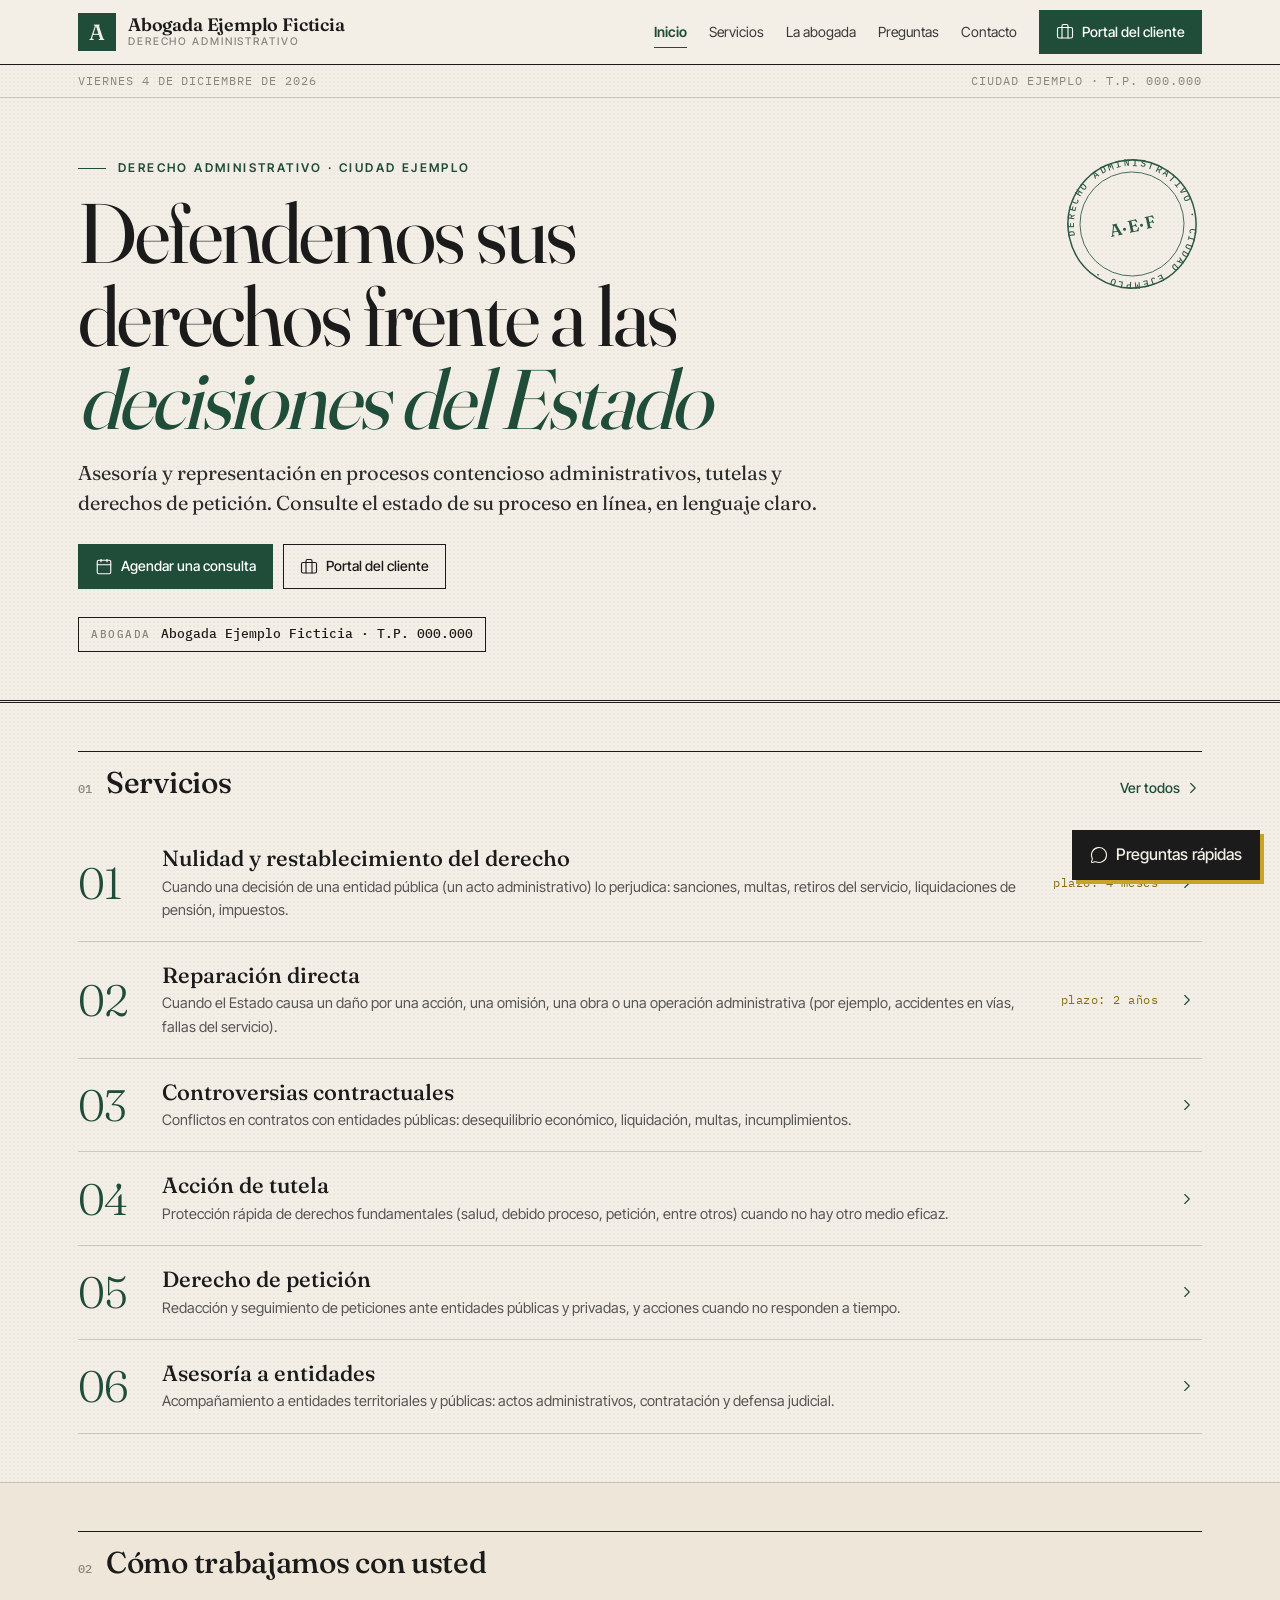
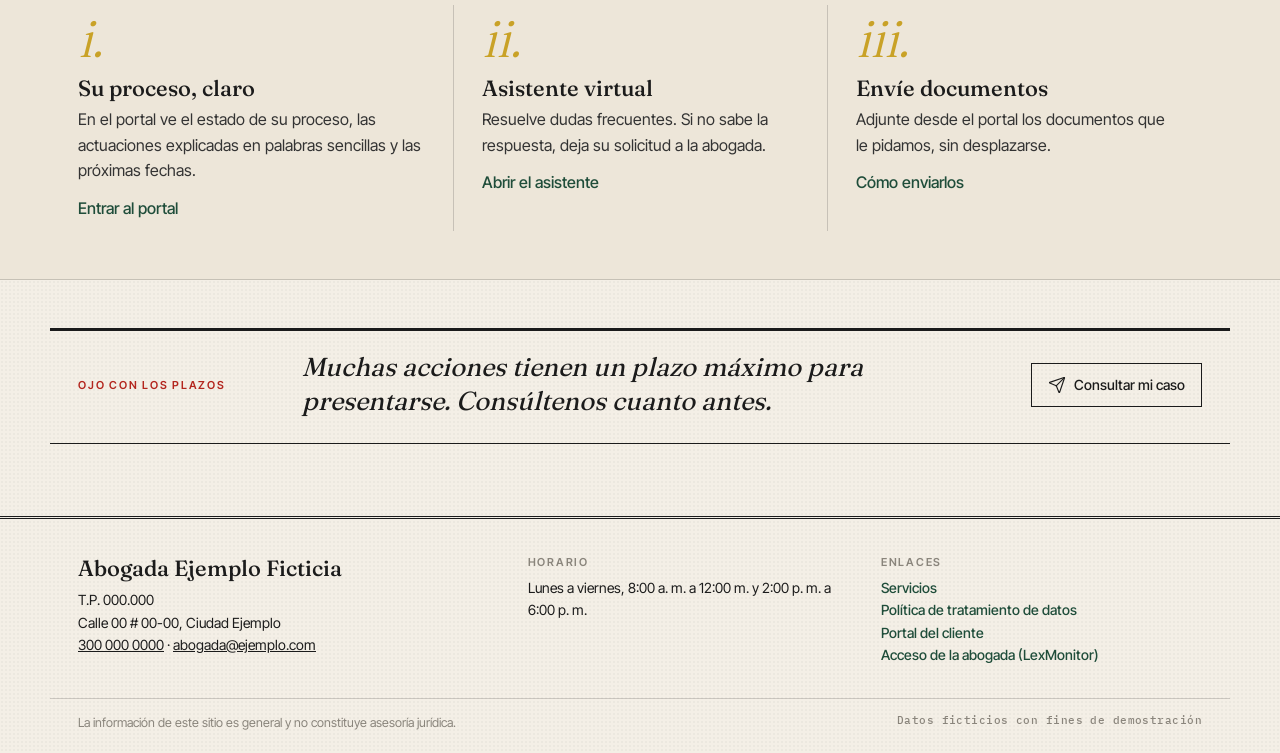
<file: app/sitio/index.html>
<!doctype html><html lang="es"><head><meta charset="utf-8"><meta name="viewport" content="width=device-width,initial-scale=1"><title>Página de la firma</title>
<script>location.replace('../../sitio/index.html'+location.search+location.hash);</script>
<meta http-equiv="refresh" content="0;url=../../sitio/index.html"></head><body><a href="../../sitio/index.html">Abrir la página de la firma</a></body></html>
</file>
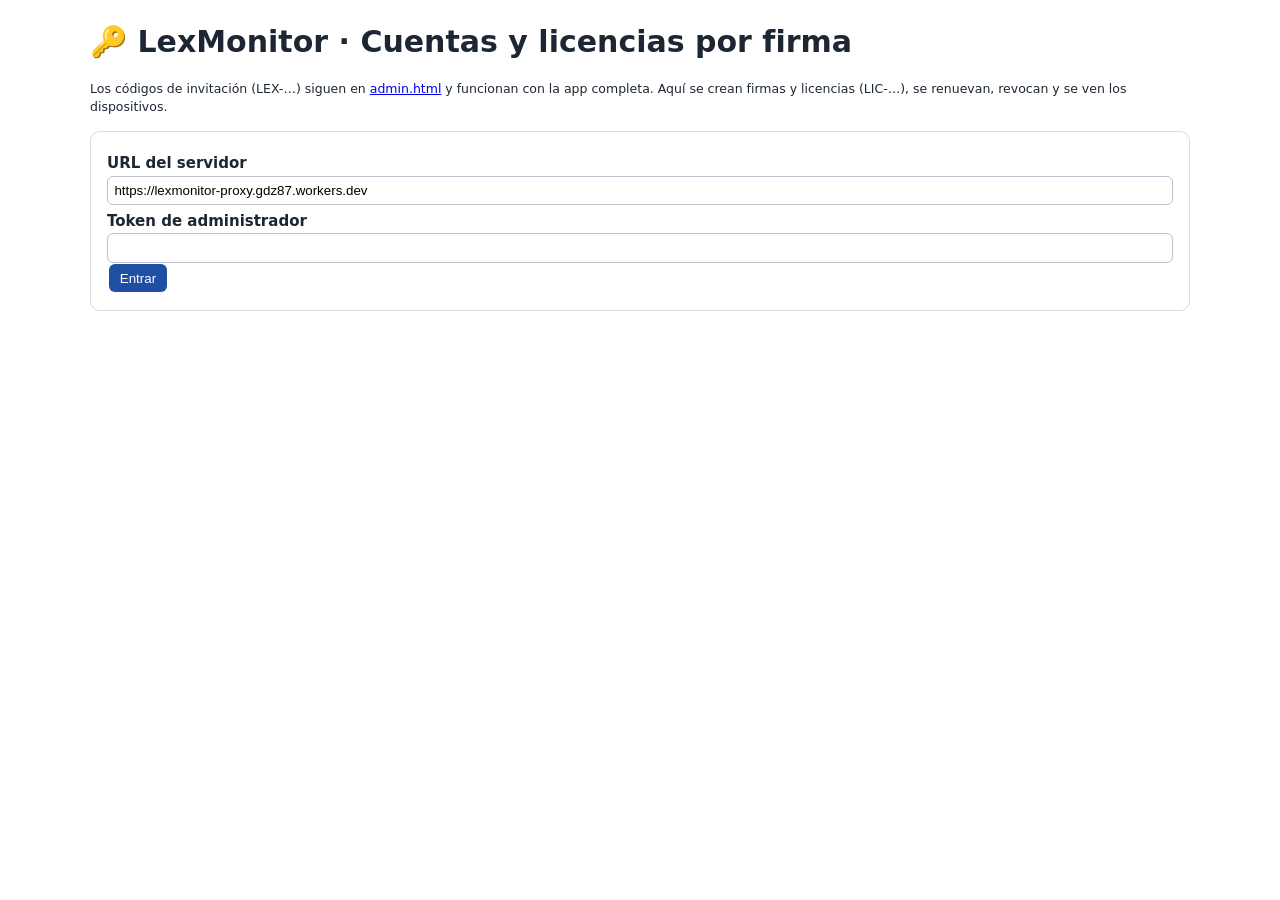
<file: licencias.html>
<!doctype html><html lang="es"><head><meta charset="utf-8"><meta http-equiv="Content-Security-Policy" content="default-src 'self'; script-src 'self' 'unsafe-inline' https://accounts.google.com https://cdn.jsdelivr.net; style-src 'self' 'unsafe-inline' https://accounts.google.com; img-src 'self' data: blob: https:; font-src 'self' data:; connect-src 'self' https://lexmonitor-proxy.gdz87.workers.dev https://generativelanguage.googleapis.com https://api.openai.com https://api.anthropic.com https://api.x.ai https://gmail.googleapis.com https://www.googleapis.com https://oauth2.googleapis.com https://accounts.google.com https://consultaprocesos.ramajudicial.gov.co:448 https://*.ramajudicial.gov.co https://samai.consejodeestado.gov.co https://www.datos.gov.co https://cdn.jsdelivr.net http://127.0.0.1:8787 http://localhost:8787; frame-src https://accounts.google.com blob:; worker-src 'self' blob: https://cdn.jsdelivr.net; media-src 'self' blob: data:; object-src 'none'; base-uri 'self'; form-action 'self'"><meta name="viewport" content="width=device-width,initial-scale=1"><meta name="robots" content="noindex,nofollow">
<title>LexMonitor · Licencias por firma</title>
<style>body{font:15px system-ui,sans-serif;max-width:1100px;margin:1.5rem auto;padding:0 1rem;color:#1d2733}.card{border:1px solid #d5dbe3;border-radius:10px;padding:1rem;margin:1rem 0}label{display:block;font-weight:600;margin:.4rem 0 .2rem}input,select{padding:.4rem;border:1px solid #b9c2cf;border-radius:6px;width:100%;box-sizing:border-box}button{padding:.4rem .7rem;border-radius:6px;border:0;background:#1f4fa3;color:#fff;cursor:pointer;margin:.1rem}button.sec{background:#e8edf5;color:#1d2733}.pill{background:#c62828;color:#fff;border-radius:999px;padding:.05rem .55rem;font-size:.85rem}.pill.cero{background:#8a94a3}.acc{background:#eef6ee;border:1px solid #9ccc9c;border-radius:8px;padding:.7rem;margin:.6rem 0;white-space:pre-wrap}.row{display:flex;gap:.6rem;flex-wrap:wrap}.row>div{flex:1;min-width:140px}table{border-collapse:collapse;width:100%;font-size:.88rem}td,th{border-bottom:1px solid #e3e7ee;padding:.35rem;text-align:left;vertical-align:top}.hide{display:none}.ok{color:#14532d}.ko{color:#991b1b}code{font-size:.85rem}.cnt{display:inline-block;min-width:1.8rem;text-align:center;font-weight:800;font-size:1.2rem;border-radius:8px;padding:.1rem .4rem;background:#f97316;color:#fff}.cnt.cero{background:#cbd5e1;color:#334155}.cnt.ko2{background:#c62828}.cnt.ko2.cero{background:#cbd5e1}tr.al-pv{background:#ffedd5}tr.al-vr{background:#fee2e2}select.cobro{width:auto;padding:.15rem;font-size:.82rem;margin-left:.3rem}</style></head><body>
<h1>🔑 LexMonitor · Cuentas y licencias por firma</h1>
<p><small>Los códigos de invitación (LEX-…) siguen en <a href="admin.html">admin.html</a> y funcionan con la app completa. Aquí se crean firmas y licencias (LIC-…), se renuevan, revocan y se ven los dispositivos.</small></p>
<div class="card" id="login"><label for="srv">URL del servidor</label><input id="srv"><label for="tok">Token de administrador</label><input id="tok" type="password" autocomplete="off"><button id="entrar">Entrar</button></div>
<div id="panel" class="hide">
<div class="card"><b>Nueva firma (cuenta)</b><div class="row"><div><label for="cf">Firma</label><input id="cf"></div><div><label for="cn">NIT</label><input id="cn"></div><div><label for="ce">Correo</label><input id="ce"></div></div><button id="ccrear">Crear cuenta</button></div>
<div class="card"><b>Nueva licencia</b><div class="row"><div><label for="lc">Cuenta</label><select id="lc"></select></div><div><label for="ld">Días de suscripción</label><input id="ld" type="number" value="30" min="1" max="400"></div><div><label for="lq">Consultas IA/día</label><input id="lq" type="number" value="100"></div><div><label for="lm">Dispositivos simultáneos</label><input id="lm" type="number" value="2" min="1" max="50"></div></div><button id="lcrear">Crear licencia</button></div>
<div class="card" id="al-card" style="border:2px solid #f97316;background:#fff7ed"><div class="row" style="justify-content:space-between;align-items:center"><b>⏰ Vencimientos</b><button class="sec" id="al-rev" title="Ejecuta ahora la misma revisión que el cron hace cada 15 minutos">↻ Revisar ahora</button></div><div class="row" style="margin:.5rem 0"><div><span class="cnt" id="al-pv-n">…</span> <b>Por vencer (próximas 24 h)</b></div><div><span class="cnt ko2" id="al-vr-n">…</span> <b>Vencidas recientes (7 días)</b></div></div><small>Lo registra el cron del Worker cada 15 minutos en KV. No se envía ningún correo ni mensaje automático.</small><div id="al-lista" style="margin-top:.5rem"></div></div>
<div class="card" id="soll-card"><b>📝 Solicitudes de licencia <span id="soll-n" class="pill">…</span></b><br><small>Llegan desde «Solicitar mi licencia» en la app (aviso de vencimiento, Configuración o pantalla de licencia vencida). Sin precios: se acuerdan las condiciones por WhatsApp.</small><div id="soll-lista" style="margin-top:.6rem">…</div></div>
<div class="card" id="sol-card"><div class="row" style="justify-content:space-between;align-items:center"><b>📨 Solicitudes de usuario <span id="sol-n" class="pill">…</span></b><span><label style="display:inline;font-weight:400"><input type="checkbox" id="sol-todas" style="width:auto"> ver atendidas y descartadas</label></span></div><small>Llegan desde «Pedir mi usuario» de la demo pública. «Crear usuario» usa la licencia, vigencia y dispositivos de la tarjeta «Usuarios» de abajo. No se envía ningún correo automático.</small><div id="sol-res" role="status"></div><div id="sol-lista" style="margin-top:.6rem">…</div></div>
<div class="card"><b>👤 Usuarios (abogados) · correo y contraseña</b><div class="row"><div><label for="un">Nombre</label><input id="un"></div><div><label for="ue">Correo</label><input id="ue" type="email"></div><div><label for="ul">Licencia de la firma</label><select id="ul"></select></div><div><label for="uv">Vigencia (días, 0 = la de la licencia)</label><input id="uv" type="number" value="0" min="0"></div><div><label for="ud">Dispositivos (vacío = los de la licencia)</label><input id="ud" type="number" min="1"></div></div><button id="ucrear">Crear usuario</button><div id="utemp" role="status"></div><div id="ulista" style="margin-top:.6rem">…</div></div>
<div class="card"><div class="row" style="justify-content:space-between"><b>Licencias y códigos</b><span><button class="sec" id="migrar" title="Marca los códigos LEX existentes como invitaciones heredadas (siguen completos)">Migrar invitaciones</button><button class="sec" id="migrar-cobro" title="Agrega el estado «Prueba» a las licencias que no lo tienen (no toca nada más ni al propietario)">Migrar estado → Prueba</button><button class="sec" id="recargar">↻</button><button class="sec" id="salir">Salir</button></span></div><div id="lista">…</div></div></div>
<p id="msg"></p>
<script>
const $=s=>document.querySelector(s),E=s=>String(s??'').replace(/[&<>"]/g,c=>({'&':'&amp;','<':'&lt;','>':'&gt;','"':'&quot;'}[c]));
$('#srv').value=sessionStorage.getItem('lm_adm_srv')||localStorage.getItem('lm_adm_srv')||(window.LM_PROXY||'https://lexmonitor-proxy.gdz87.workers.dev');
const S=()=>sessionStorage.getItem('lm_adm_srv').replace(/\/$/,''),T=()=>sessionStorage.getItem('lm_adm_tok');
const msg=(t,ok)=>{$('#msg').innerHTML=t?'<span class="'+(ok?'ok':'ko')+'">'+E(t)+'</span>':'';};
async function api(p,o={}){const r=await fetch(S()+p,{...o,headers:{'Content-Type':'application/json',Authorization:'Bearer '+T()}});const b=await r.json().catch(()=>({}));if(!r.ok)throw new Error((b.error&&b.error.message)||('Error '+r.status));return b;}
const f=s=>new Date(s).toLocaleDateString('es-CO',{timeZone:'America/Bogota'});
async function cargar(){try{const{cuentas}=await api('/admin/cuentas');const CT={};cuentas.forEach(c=>CT[c.id]=c);$('#lc').innerHTML=cuentas.map(c=>'<option value="'+E(c.id)+'">'+E(c.firma)+' ('+E(c.id)+')</option>').join('');
 const{licencias}=await api('/admin/licencias');licencias.sort((a,b)=>b.creado.localeCompare(a.creado));
 $('#lista').innerHTML='<table><tr><th>Código</th><th>Tipo · estado</th><th>Titular</th><th>Vence</th><th>Estado</th><th>Disp.</th><th>Acciones</th></tr>'+licencias.map(l=>'<tr><td><code>'+E(l.codigo)+'</code></td><td>'+E(l.tipo)+' '+((st=>'<span class="estado-ia" data-estado="'+st+'" style="padding:.1rem .45rem;border-radius:9px;font-size:.8rem;font-weight:700;background:'+(st==='pagada'?'#dcfce7;color:#14532d':st==='propietario'?'#e0e7ff;color:#312e81':'#fef3c7;color:#78350f')+'">'+(st==='pagada'?'PAGADA':st==='propietario'?'PROPIETARIO':'PRUEBA · IA de Gdz')+'</span>')(l.estado||(l.propietario?'propietario':l.cobro==='pagada'?'pagada':'prueba')))+(l.propietario?'':'<select class="cobro" data-cobro="'+E(l.codigo)+'" aria-label="Estado de cobro de '+E(l.codigo)+'"><option value="prueba"'+(l.cobro!=='pagada'?' selected':'')+'>Prueba</option><option value="pagada"'+(l.cobro==='pagada'?' selected':'')+'>Pagada</option></select>')+'</td><td>'+E(l.cuenta?(CT[l.cuenta]||{}).firma||l.nombre:l.nombre)+'</td><td>'+(l.propietario||l.plan==='propietario'?'Propietario · sin vencimiento':f(l.vence)+' ('+l.diasRestantes+' d)')+'</td><td>'+(l.revocado?'<b class="ko">revocada</b> '+E(l.motivo):!l.activo?'desactivado':l.vencido?'vencida':'<span class="ok">vigente</span>')+'</td><td>'+(l.maxDispositivos||'—')+'</td><td><button class="sec" data-a="renovar" data-c="'+E(l.codigo)+'">+30 d</button>'+(l.revocado?'<button class="sec" data-a="reactivar" data-c="'+E(l.codigo)+'">Reactivar</button>':'<button class="sec" data-a="revocar" data-c="'+E(l.codigo)+'">Revocar</button>')+'<button class="sec" data-a="dispositivos" data-c="'+E(l.codigo)+'">Dispositivos</button>'+(l.tipo==='invitacion'?'<button class="sec" data-a="convertir" data-c="'+E(l.codigo)+'">→ Licencia</button>':'')+'</td></tr>').join('')+'</table>';
 document.querySelectorAll('[data-a]').forEach(b=>b.onclick=async()=>{const c=b.dataset.c,a=b.dataset.a;try{
  if(a==='dispositivos'){const d=await api('/admin/licencias/'+c+'/dispositivos');const L=Object.entries(d.devs||{});if(confirm(c+': '+L.length+' dispositivos, '+d.activos+' activos ahora, '+(d.excesos||0)+' intentos sobre el límite.\n\n'+L.map(([k,v])=>k.slice(0,8)+' · último uso '+new Date(v.ultimo).toLocaleString('es-CO',{timeZone:'America/Bogota'})+' · '+v.ua.slice(0,50)).join('\n')+'\n\n¿Borrar la lista de dispositivos?'))await api('/admin/licencias/'+c+'/dispositivos/reset',{method:'POST'});return;}
  const body=a==='renovar'?{dias:30}:a==='revocar'?{motivo:prompt('Motivo de la revocación:','Suscripción no renovada')||''}:a==='convertir'?{cuenta:$('#lc').value,maxDispositivos:+$('#lm').value}:{};
  if(a==='revocar'&&!confirm('¿Revocar '+c+'? Dejará de funcionar de inmediato.'))return;await api('/admin/licencias/'+c+'/'+a,{method:'POST',body:JSON.stringify(body)});msg('Hecho: '+a+' '+c,1);cargar();}catch(e){msg(e.message);}});
 document.querySelectorAll('select[data-cobro]').forEach(x=>x.onchange=async()=>{const c=x.dataset.cobro;try{await api('/admin/licencias/'+c+'/cobro',{method:'POST',body:JSON.stringify({cobro:x.value})});msg(c+' → '+(x.value==='pagada'?'PAGADA (debe conectar su propia IA)':'PRUEBA (IA de Gdz)'),1);cargar();}catch(e){msg(e.message);cargar();}});
 LICS={};licencias.forEach(l=>LICS[l.codigo]=l);
 cargarAlertas();
 $('#ul').innerHTML=licencias.filter(l=>!l.revocado).map(l=>'<option value="'+E(l.codigo)+'">'+E(l.codigo)+' · '+E(l.cuenta?(CT[l.cuenta]||{}).firma||l.nombre:l.nombre)+'</option>').join('');
 const{usuarios}=await api('/admin/usuarios');usuarios.sort((a,b)=>b.creado.localeCompare(a.creado));
 $('#ulista').innerHTML=usuarios.length?'<table><tr><th>Usuario</th><th>Licencia</th><th>Vence</th><th>Estado</th><th>Disp.</th><th>Último ingreso</th><th>Acciones</th></tr>'+usuarios.map(u=>'<tr><td>'+E(u.nombre)+'<br><small>'+E(u.email)+'</small></td><td><code>'+E(u.licencia)+'</code></td><td>'+(u.vence?f(u.vence):'(la de la licencia)')+'</td><td>'+(u.estado==='activo'?'<span class="ok">activo</span>':'<b class="ko">suspendido</b>')+(u.debeCambiar?'<br><small>debe cambiar la clave</small>':'')+'</td><td>'+(u.maxDispositivos||'licencia')+'</td><td>'+(u.ultimoIngreso?new Date(u.ultimoIngreso).toLocaleString('es-CO',{timeZone:'America/Bogota'}):'—')+'</td><td>'+['restablecer',u.estado==='activo'?'suspender':'reactivar','renovar','eliminar'].map(a=>'<button class="sec" data-u="'+E(u.email)+'" data-ua="'+a+'">'+a+'</button>').join(' ')+'</td></tr>').join('')+'</table>':'<small>Sin usuarios todavía.</small>';
 document.querySelectorAll('[data-ua]').forEach(b=>b.onclick=async()=>{const e=b.dataset.u,a=b.dataset.ua,P='/admin/usuarios/'+encodeURIComponent(e);try{
  if(a==='eliminar'){if(!confirm('¿Eliminar el usuario '+e+'? Se cierran sus sesiones (sus datos locales en el navegador no se borran).'))return;await api(P,{method:'DELETE'});}
  else{if(a==='suspender'&&!confirm('¿Suspender a '+e+'? Se cierran sus sesiones de inmediato.'))return;const body=a==='renovar'?{dias:+(prompt('Días adicionales (0 = sin vencimiento propio):','365')||0)}:{};
   const r=await api(P+'/'+a,{method:'POST',body:JSON.stringify(body)});if(r.claveTemporal)$('#utemp').innerHTML='<p class="ok">Contraseña temporal de '+E(e)+' (se muestra una sola vez): <code>'+E(r.claveTemporal)+'</code></p>';}
  msg('Hecho: '+a+' '+e,1);cargar();}catch(x){msg(x.message);}});
 cargarSol();
 return true;}catch(e){msg(e.message);return false;}}
async function entrar(){$('#login').classList.add('hide');$('#panel').classList.remove('hide');if(!await cargar()){$('#panel').classList.add('hide');$('#login').classList.remove('hide');sessionStorage.removeItem('lm_adm_tok');}}
$('#entrar').onclick=()=>{sessionStorage.setItem('lm_adm_srv',$('#srv').value.trim());localStorage.setItem('lm_adm_srv',$('#srv').value.trim());sessionStorage.setItem('lm_adm_tok',$('#tok').value.trim());$('#tok').value='';entrar();};
$('#salir').onclick=()=>{sessionStorage.removeItem('lm_adm_tok');location.reload();};$('#recargar').onclick=cargar;
$('#migrar').onclick=async()=>{try{const r=await api('/admin/migrar',{method:'POST'});msg(r.migrados+' códigos marcados como invitación heredada (siguen completos)',1);cargar();}catch(e){msg(e.message);}};
$('#ccrear').onclick=async()=>{try{const a=await api('/admin/cuentas',{method:'POST',body:JSON.stringify({firma:$('#cf').value,nit:$('#cn').value,email:$('#ce').value})});msg('Cuenta '+a.id+' creada',1);cargar();}catch(e){msg(e.message);}};
$('#lcrear').onclick=async()=>{try{const l=await api('/admin/licencias',{method:'POST',body:JSON.stringify({cuenta:$('#lc').value,dias:+$('#ld').value,diario:+$('#lq').value,maxDispositivos:+$('#lm').value})});msg('Licencia '+l.codigo+' creada (vence '+f(l.vence)+'). Enlace: https://gdz87.github.io/lexmonitor/app/?codigo='+l.codigo,1);cargar();}catch(e){msg(e.message);}};
$('#ucrear').onclick=async()=>{try{const u=await api('/admin/usuarios',{method:'POST',body:JSON.stringify({nombre:$('#un').value,email:$('#ue').value,licencia:$('#ul').value,dias:+$('#uv').value,maxDispositivos:$('#ud').value?+$('#ud').value:null})});$('#utemp').innerHTML='<p class="ok">Usuario '+E(u.email)+' creado. Contraseña temporal (se muestra una sola vez; deberá cambiarla al primer ingreso): <code id="utmp">'+E(u.claveTemporal)+'</code><br>Ingreso: https://gdz87.github.io/lexmonitor/app/</p>';$('#un').value=$('#ue').value='';cargar();}catch(e){msg(e.message);}};

/* v19.4 · Solicitudes de usuario */
let LICS={};
const APPURL='https://gdz87.github.io/lexmonitor/app/';
const accesoTxt=(n,e,c)=>'Hola '+n.split(' ')[0]+', este es tu acceso a LexMonitor:\n\nEnlace: '+APPURL+'\nCorreo: '+e+'\nClave temporal: '+c+'\n\nAl primer ingreso la app te pedirá cambiar la clave. Cualquier duda me escribes.\nGermán Díaz';
function mostrarAcceso(s,email,clave,nota){const t=accesoTxt(s.nombre,email,clave),cel=(s.celular||'').replace(/[^\d]/g,''),wa=cel?'https://wa.me/'+(cel.length===10?'57'+cel:cel)+'?text='+encodeURIComponent(t):'';
 $('#sol-res').innerHTML='<div class="acc" id="sol-acc"><b>'+E(nota)+'</b>\n\n<span id="sol-txt">'+E(t)+'</span></div><button id="sol-copiar">📋 Copiar mensaje</button>'+(wa?'<a href="'+E(wa)+'" target="_blank" rel="noopener"><button id="sol-wa">💬 Abrir WhatsApp</button></a>':'')+'<a id="sol-mail" href="mailto:'+E(email)+'?subject='+encodeURIComponent('Tu acceso a LexMonitor')+'&body='+encodeURIComponent(t)+'"><button>✉ Abrir correo</button></a><small> La clave temporal se muestra solo ahora.</small>';
 $('#sol-copiar').onclick=async()=>{try{await navigator.clipboard.writeText(t);msg('Mensaje copiado',1);}catch(e){const r=document.createRange();r.selectNode($('#sol-txt'));getSelection().removeAllRanges();getSelection().addRange(r);msg('Seleccioné el texto: cópielo con Ctrl+C');}};}
async function cargarSol(){try{const{solicitudes:TODAS}=await api('/admin/solicitudes');const solicitudes=TODAS.filter(s=>s.tipo!=='licencia'),nuevas=solicitudes.filter(s=>s.estado==='nueva').length;cargarSolLic(TODAS.filter(s=>s.tipo==='licencia'));const n=$('#sol-n');n.textContent=nuevas+' nueva'+(nuevas===1?'':'s');n.className='pill'+(nuevas?'':' cero');
 const L=$('#sol-todas').checked?solicitudes:solicitudes.filter(s=>s.estado==='nueva');
 $('#sol-lista').innerHTML=L.length?'<table><tr><th>Fecha</th><th>Persona</th><th>Firma / ciudad</th><th>Celular</th><th>Estado</th><th>Acciones</th></tr>'+L.map(s=>'<tr data-sol="'+E(s.id)+'"><td>'+new Date(s.creado).toLocaleString('es-CO',{timeZone:'America/Bogota'})+'</td><td>'+E(s.nombre)+'<br><small>'+E(s.correo)+'</small></td><td>'+E(s.firma||'—')+'<br><small>'+E(s.ciudad||'')+'</small></td><td>'+E(s.celular||'—')+'</td><td>'+(s.estado==='nueva'?'<b class="ko">nueva</b>':E(s.estado)+(s.usuario?'<br><small>'+E(s.usuario)+'</small>':''))+'</td><td>'+(s.estado==='nueva'?'<button data-sa="crear" data-s="'+E(s.id)+'">👤 Crear usuario</button> <button class="sec" data-sa="atendida" data-s="'+E(s.id)+'">Marcar atendida</button> <button class="sec" data-sa="descartar" data-s="'+E(s.id)+'">Descartar</button>':'<button class="sec" data-sa="reabrir" data-s="'+E(s.id)+'">Reabrir</button> <button class="sec" data-sa="eliminar" data-s="'+E(s.id)+'">Eliminar</button>')+'</td></tr>').join('')+'</table>':'<small>No hay solicitudes'+($('#sol-todas').checked?'':' nuevas')+'.</small>';
 const S={};solicitudes.forEach(s=>S[s.id]=s);
 document.querySelectorAll('[data-sa]').forEach(b=>b.onclick=async()=>{const s=S[b.dataset.s],a=b.dataset.sa,P='/admin/solicitudes/'+encodeURIComponent(s.id);try{
  if(a==='crear'){const lic=$('#ul').value,info=LICS[lic]||{},dias=+$('#uv').value||0;if(!lic)return msg('Primero cree una licencia de firma para los usuarios (tarjeta «Nueva licencia»).');
   if((info.propietario||info.plan==='propietario')&&!dias)return msg('La licencia seleccionada en «Usuarios» es la del propietario y no vence: elija otra licencia o ponga una vigencia en días.');
   b.disabled=true;let u;try{u=await api('/admin/usuarios',{method:'POST',body:JSON.stringify({nombre:s.nombre,email:s.correo,licencia:lic,dias,maxDispositivos:$('#ud').value?+$('#ud').value:null})});}
   catch(e){b.disabled=false;if(/Ya existe/.test(e.message)){if(!confirm('Ya existe un usuario con el correo '+s.correo+'.\n\n¿Restablecer su clave (genera una temporal nueva y cierra sus sesiones)?'))return msg('No se cambió nada: el usuario '+s.correo+' ya existía.');
     const r=await api('/admin/usuarios/'+encodeURIComponent(s.correo)+'/restablecer',{method:'POST',body:'{}'});await api(P+'/atendida',{method:'POST',body:JSON.stringify({usuario:s.correo})});mostrarAcceso(s,s.correo,r.claveTemporal,'Clave restablecida para el usuario existente '+s.correo+'. Envíele este mensaje:');msg('Clave restablecida y solicitud atendida',1);cargar();return;}throw e;}
   await api(P+'/atendida',{method:'POST',body:JSON.stringify({usuario:u.email})});mostrarAcceso(s,u.email,u.claveTemporal,'✅ Usuario creado ('+lic+(u.vence?', vence '+f(u.vence):'')+') y solicitud marcada atendida. Envíele este mensaje:');msg('Usuario '+u.email+' creado',1);cargar();return;}
  if(a==='eliminar'){if(!confirm('¿Eliminar la solicitud de '+s.correo+'?'))return;await api(P,{method:'DELETE'});}else await api(P+'/'+a,{method:'POST',body:'{}'});
  msg('Hecho: '+a+' '+s.correo,1);cargarSol();}catch(e){msg(e.message);}});}catch(e){$('#sol-lista').innerHTML='<small class="ko">'+E(e.message)+'</small>';}}

const fh=s=>new Date(s).toLocaleString('es-CO',{timeZone:'America/Bogota',dateStyle:'medium',timeStyle:'short'});
async function cargarAlertas(j){try{j=j||await api('/admin/alertas');const pv=j.porVencer||[],vr=j.vencidas||[];
 $('#al-pv-n').textContent=pv.length;$('#al-pv-n').className='cnt'+(pv.length?'':' cero');$('#al-vr-n').textContent=vr.length;$('#al-vr-n').className='cnt ko2'+(vr.length?'':' cero');
 const fila=(a,c)=>'<tr class="'+c+'"><td>'+(c==='al-pv'?'⏰ por vencer':'⛔ vencida')+'</td><td>'+E(a.clase==='usuario'?'👤 '+a.ref:a.ref)+'</td><td>'+E(a.nombre||'')+'</td><td><b>'+fh(a.vence)+'</b><br><small>'+(a.horasRestantes>0?'faltan '+a.horasRestantes+' h':'hace '+Math.abs(a.horasRestantes)+' h')+'</small></td><td><small>registrada '+fh(a.registrada)+'</small></td><td>'+(a.clase==='licencia'?[7,15,30].map(d=>'<button class="sec" data-ext="'+d+'" data-c="'+E(a.ref)+'">+'+d+' d</button>').join(''):'')+'</td></tr>';
 $('#al-lista').innerHTML=pv.length+vr.length?'<table>'+pv.map(a=>fila(a,'al-pv')).join('')+vr.map(a=>fila(a,'al-vr')).join('')+'</table>':'<small>Sin vencimientos próximos ni recientes.</small>';
 document.querySelectorAll('#al-lista [data-ext]').forEach(b=>b.onclick=async()=>{try{await api('/admin/licencias/'+b.dataset.c+'/renovar',{method:'POST',body:JSON.stringify({dias:+b.dataset.ext})});msg(b.dataset.c+' extendida +'+b.dataset.ext+' días',1);cargar();}catch(e){msg(e.message);}});}catch(e){$('#al-lista').innerHTML='<small class="ko">'+E(e.message)+'</small>';}}
$('#al-rev').onclick=async()=>{try{const j=await api('/admin/alertas/revisar',{method:'POST'});msg('Revisión hecha: '+j.nuevas+' alerta(s) nueva(s)',1);cargarAlertas(j);}catch(e){msg(e.message);}};
function cargarSolLic(L){const nn=L.filter(s=>s.estado==='nueva');const n=$('#soll-n');n.textContent=nn.length+' nueva'+(nn.length===1?'':'s');n.className='pill'+(nn.length?'':' cero');
 const V=$('#sol-todas').checked?L:nn;
 $('#soll-lista').innerHTML=V.length?'<table><tr><th>Fecha</th><th>Persona</th><th>Código / usuario</th><th>Vence</th><th>Estado</th><th>Acciones</th></tr>'+V.map(s=>'<tr data-soll="'+E(s.id)+'"><td>'+fh(s.creado)+'</td><td>'+E(s.nombre)+'<br><small>'+E(s.correo)+'</small></td><td><code>'+E(s.codigo||'—')+'</code>'+(s.usuario?'<br><small>👤 '+E(s.usuario)+'</small>':'')+'</td><td>'+(s.vence?fh(s.vence):'—')+'<br><small>'+(s.cobro==='pagada'?'PAGADA':'PRUEBA')+'</small></td><td>'+(s.estado==='nueva'?'<b class="ko">nueva</b>':E(s.estado))+'</td><td>'+(s.estado==='nueva'?[7,15,30].map(d=>'<button data-sl="ext" data-d="'+d+'" data-s="'+E(s.id)+'">Extender +'+d+' d</button>').join(' ')+' <button class="sec" data-sl="pagada" data-s="'+E(s.id)+'">💳 Marcar pagada</button> <button class="sec" data-sl="descartar" data-s="'+E(s.id)+'">Descartar</button>':'<button class="sec" data-sl="reabrir" data-s="'+E(s.id)+'">Reabrir</button>')+'</td></tr>').join('')+'</table>':'<small>No hay solicitudes de licencia'+($('#sol-todas').checked?'':' nuevas')+'.</small>';
 const S={};L.forEach(s=>S[s.id]=s);
 document.querySelectorAll('[data-sl]').forEach(b=>b.onclick=async()=>{const s=S[b.dataset.s],a=b.dataset.sl,P='/admin/solicitudes/'+encodeURIComponent(s.id);try{
  if(a==='ext'){const d=+b.dataset.d;if(s.codigo)await api('/admin/licencias/'+s.codigo+'/renovar',{method:'POST',body:JSON.stringify({dias:d})});
   if(s.usuario){const us=(await api('/admin/usuarios')).usuarios.find(u=>u.email===s.usuario);if(us&&us.vence)await api('/admin/usuarios/'+encodeURIComponent(s.usuario)+'/renovar',{method:'POST',body:JSON.stringify({dias:d})});}
   await api(P+'/atendida',{method:'POST',body:'{}'});msg('Extendida +'+d+' días: '+(s.codigo||s.usuario),1);}
  else if(a==='pagada'){if(!s.codigo)throw new Error('La solicitud no trae código de licencia.');if(!confirm('¿Marcar '+s.codigo+' como PAGADA? Desde ese momento la IA de Gdz deja de funcionar para esa licencia y el abogado debe conectar su propia IA.'))return;
   await api('/admin/licencias/'+s.codigo+'/cobro',{method:'POST',body:JSON.stringify({cobro:'pagada'})});await api(P+'/atendida',{method:'POST',body:'{}'});msg(s.codigo+' marcada PAGADA',1);}
  else await api(P+'/'+a,{method:'POST',body:'{}'});
  if(a==='descartar')msg('Solicitud descartada',1);cargar();}catch(e){msg(e.message);}});}
$('#migrar-cobro').onclick=async()=>{try{const r=await api('/admin/migrar-cobro',{method:'POST'});if(!r.afectadas)return msg('Nada que migrar: todas las licencias ya tienen estado.',1);if(!confirm(r.afectadas+' licencia(s) sin estado quedarán como «Prueba» (no se toca nada más ni la del propietario). ¿Aplicar?'))return;const a=await api('/admin/migrar-cobro?aplicar=1',{method:'POST'});msg(a.afectadas+' licencia(s) marcadas «Prueba»',1);cargar();}catch(e){msg(e.message);}};
$('#sol-todas').onchange=cargarSol;
if(T()&&sessionStorage.getItem('lm_adm_srv'))entrar();
</script></body></html>
</file>
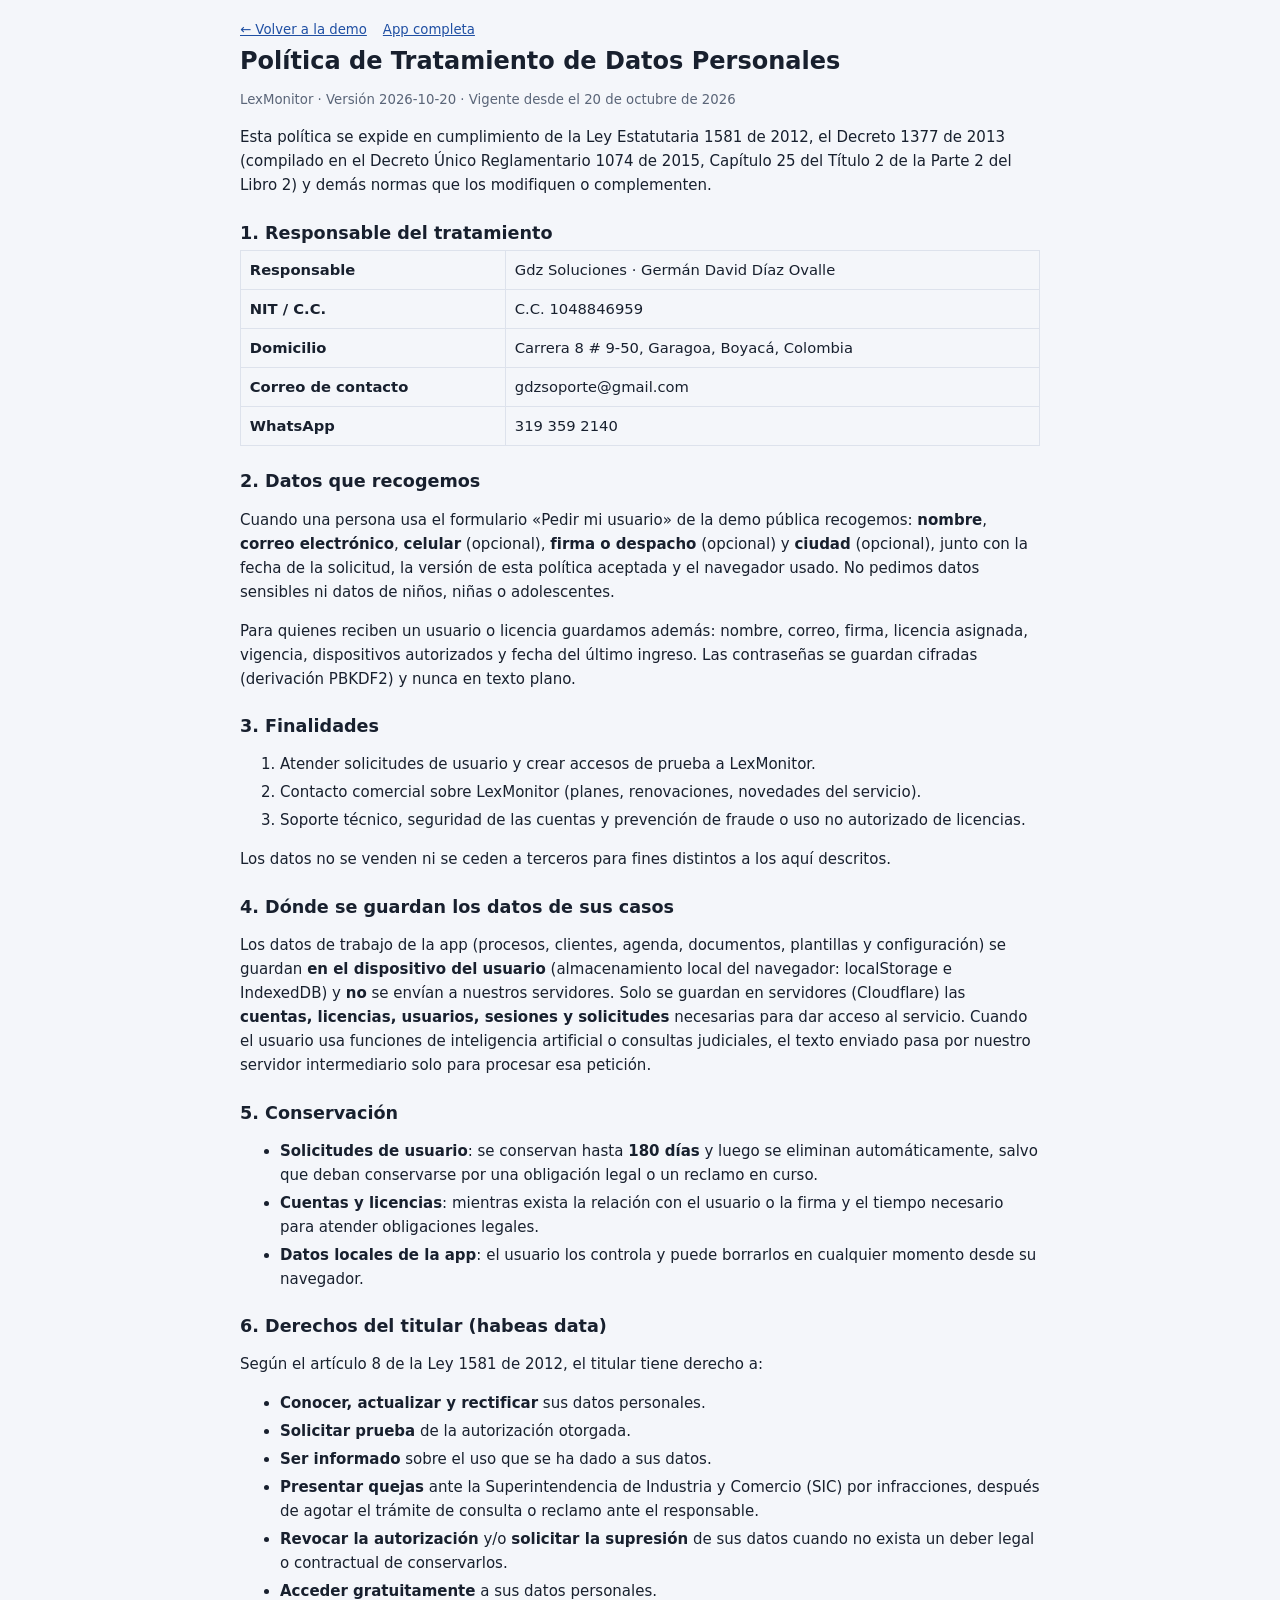
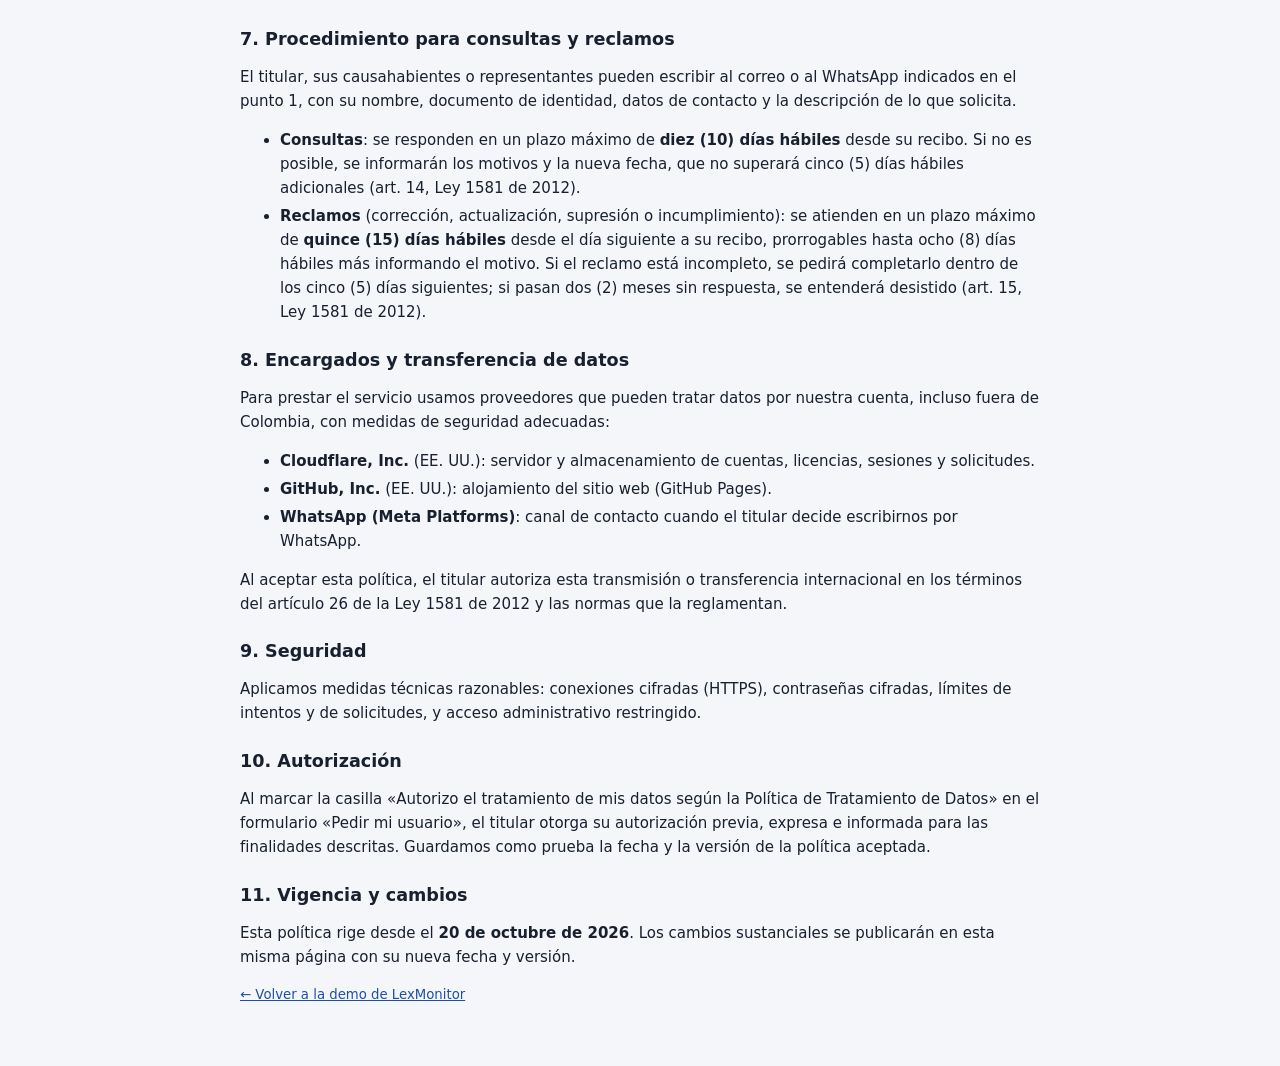
<file: privacidad.html>
<!doctype html><html lang="es"><head><meta charset="utf-8"><meta name="viewport" content="width=device-width,initial-scale=1">
<title>Política de Tratamiento de Datos Personales · LexMonitor</title><meta name="description" content="Política de Tratamiento de Datos Personales de LexMonitor (Ley 1581 de 2012).">
<link rel="icon" href="icons/icon.svg"><link rel="stylesheet" href="css/app.css">
<style>body{display:block}.pol{max-width:52rem;margin:0 auto;padding:1.2rem 1rem 3rem;line-height:1.6}.pol h1{font-size:1.5rem;margin:.4rem 0 .2rem}.pol h2{font-size:1.1rem;margin:1.6rem 0 .4rem}
.pol table{width:100%;border-collapse:collapse;font-size:.92rem}.pol td,.pol th{border:1px solid var(--border);padding:.45rem .55rem;text-align:left;vertical-align:top}
.ph{background:#fff3cd;color:#7a4b00;border:1px dashed #d4a017;border-radius:6px;padding:0 .3rem;font-weight:600}.pol nav a{margin-right:1rem}.pol ol li,.pol ul li{margin:.25rem 0}</style></head>
<body><main class="pol" id="politica">
<nav class="small"><a href="./">← Volver a la demo</a><a href="app/">App completa</a></nav>
<h1>Política de Tratamiento de Datos Personales</h1>
<p class="muted small">LexMonitor · Versión 2026-10-20 · Vigente desde el 20 de octubre de 2026</p>
<p>Esta política se expide en cumplimiento de la Ley Estatutaria 1581 de 2012, el Decreto 1377 de 2013 (compilado en el Decreto Único Reglamentario 1074 de 2015, Capítulo 25 del Título 2 de la Parte 2 del Libro 2) y demás normas que los modifiquen o complementen.</p>

<h2>1. Responsable del tratamiento</h2>
<table><tr><th>Responsable</th><td>Gdz Soluciones · Germán David Díaz Ovalle</td></tr>
<tr><th>NIT / C.C.</th><td>C.C. 1048846959</td></tr>
<tr><th>Domicilio</th><td>Carrera 8 # 9-50, Garagoa, Boyacá, Colombia</td></tr>
<tr><th>Correo de contacto</th><td>gdzsoporte@gmail.com</td></tr>
<tr><th>WhatsApp</th><td id="pol-wa">319 359 2140</td></tr></table>

<h2>2. Datos que recogemos</h2>
<p>Cuando una persona usa el formulario «Pedir mi usuario» de la demo pública recogemos: <b>nombre</b>, <b>correo electrónico</b>, <b>celular</b> (opcional), <b>firma o despacho</b> (opcional) y <b>ciudad</b> (opcional), junto con la fecha de la solicitud, la versión de esta política aceptada y el navegador usado. No pedimos datos sensibles ni datos de niños, niñas o adolescentes.</p>
<p>Para quienes reciben un usuario o licencia guardamos además: nombre, correo, firma, licencia asignada, vigencia, dispositivos autorizados y fecha del último ingreso. Las contraseñas se guardan cifradas (derivación PBKDF2) y nunca en texto plano.</p>

<h2>3. Finalidades</h2>
<ol><li>Atender solicitudes de usuario y crear accesos de prueba a LexMonitor.</li>
<li>Contacto comercial sobre LexMonitor (planes, renovaciones, novedades del servicio).</li>
<li>Soporte técnico, seguridad de las cuentas y prevención de fraude o uso no autorizado de licencias.</li></ol>
<p>Los datos no se venden ni se ceden a terceros para fines distintos a los aquí descritos.</p>

<h2>4. Dónde se guardan los datos de sus casos</h2>
<p>Los datos de trabajo de la app (procesos, clientes, agenda, documentos, plantillas y configuración) se guardan <b>en el dispositivo del usuario</b> (almacenamiento local del navegador: localStorage e IndexedDB) y <b>no</b> se envían a nuestros servidores. Solo se guardan en servidores (Cloudflare) las <b>cuentas, licencias, usuarios, sesiones y solicitudes</b> necesarias para dar acceso al servicio. Cuando el usuario usa funciones de inteligencia artificial o consultas judiciales, el texto enviado pasa por nuestro servidor intermediario solo para procesar esa petición.</p>

<h2>5. Conservación</h2>
<ul><li><b>Solicitudes de usuario</b>: se conservan hasta <b>180 días</b> y luego se eliminan automáticamente, salvo que deban conservarse por una obligación legal o un reclamo en curso.</li>
<li><b>Cuentas y licencias</b>: mientras exista la relación con el usuario o la firma y el tiempo necesario para atender obligaciones legales.</li>
<li><b>Datos locales de la app</b>: el usuario los controla y puede borrarlos en cualquier momento desde su navegador.</li></ul>

<h2>6. Derechos del titular (habeas data)</h2>
<p>Según el artículo 8 de la Ley 1581 de 2012, el titular tiene derecho a:</p>
<ul><li><b>Conocer, actualizar y rectificar</b> sus datos personales.</li>
<li><b>Solicitar prueba</b> de la autorización otorgada.</li>
<li><b>Ser informado</b> sobre el uso que se ha dado a sus datos.</li>
<li><b>Presentar quejas</b> ante la Superintendencia de Industria y Comercio (SIC) por infracciones, después de agotar el trámite de consulta o reclamo ante el responsable.</li>
<li><b>Revocar la autorización</b> y/o <b>solicitar la supresión</b> de sus datos cuando no exista un deber legal o contractual de conservarlos.</li>
<li><b>Acceder gratuitamente</b> a sus datos personales.</li></ul>

<h2>7. Procedimiento para consultas y reclamos</h2>
<p>El titular, sus causahabientes o representantes pueden escribir al correo o al WhatsApp indicados en el punto 1, con su nombre, documento de identidad, datos de contacto y la descripción de lo que solicita.</p>
<ul><li><b>Consultas</b>: se responden en un plazo máximo de <b>diez (10) días hábiles</b> desde su recibo. Si no es posible, se informarán los motivos y la nueva fecha, que no superará cinco (5) días hábiles adicionales (art. 14, Ley 1581 de 2012).</li>
<li><b>Reclamos</b> (corrección, actualización, supresión o incumplimiento): se atienden en un plazo máximo de <b>quince (15) días hábiles</b> desde el día siguiente a su recibo, prorrogables hasta ocho (8) días hábiles más informando el motivo. Si el reclamo está incompleto, se pedirá completarlo dentro de los cinco (5) días siguientes; si pasan dos (2) meses sin respuesta, se entenderá desistido (art. 15, Ley 1581 de 2012).</li></ul>

<h2>8. Encargados y transferencia de datos</h2>
<p>Para prestar el servicio usamos proveedores que pueden tratar datos por nuestra cuenta, incluso fuera de Colombia, con medidas de seguridad adecuadas:</p>
<ul><li><b>Cloudflare, Inc.</b> (EE. UU.): servidor y almacenamiento de cuentas, licencias, sesiones y solicitudes.</li>
<li><b>GitHub, Inc.</b> (EE. UU.): alojamiento del sitio web (GitHub Pages).</li>
<li><b>WhatsApp (Meta Platforms)</b>: canal de contacto cuando el titular decide escribirnos por WhatsApp.</li></ul>
<p>Al aceptar esta política, el titular autoriza esta transmisión o transferencia internacional en los términos del artículo 26 de la Ley 1581 de 2012 y las normas que la reglamentan.</p>

<h2>9. Seguridad</h2>
<p>Aplicamos medidas técnicas razonables: conexiones cifradas (HTTPS), contraseñas cifradas, límites de intentos y de solicitudes, y acceso administrativo restringido.</p>

<h2>10. Autorización</h2>
<p>Al marcar la casilla «Autorizo el tratamiento de mis datos según la Política de Tratamiento de Datos» en el formulario «Pedir mi usuario», el titular otorga su autorización previa, expresa e informada para las finalidades descritas. Guardamos como prueba la fecha y la versión de la política aceptada.</p>

<h2>11. Vigencia y cambios</h2>
<p>Esta política rige desde el <b>20 de octubre de 2026</b>. Los cambios sustanciales se publicarán en esta misma página con su nueva fecha y versión.</p>
<p class="small"><a href="./">← Volver a la demo de LexMonitor</a></p>
</main></body></html>
</file>
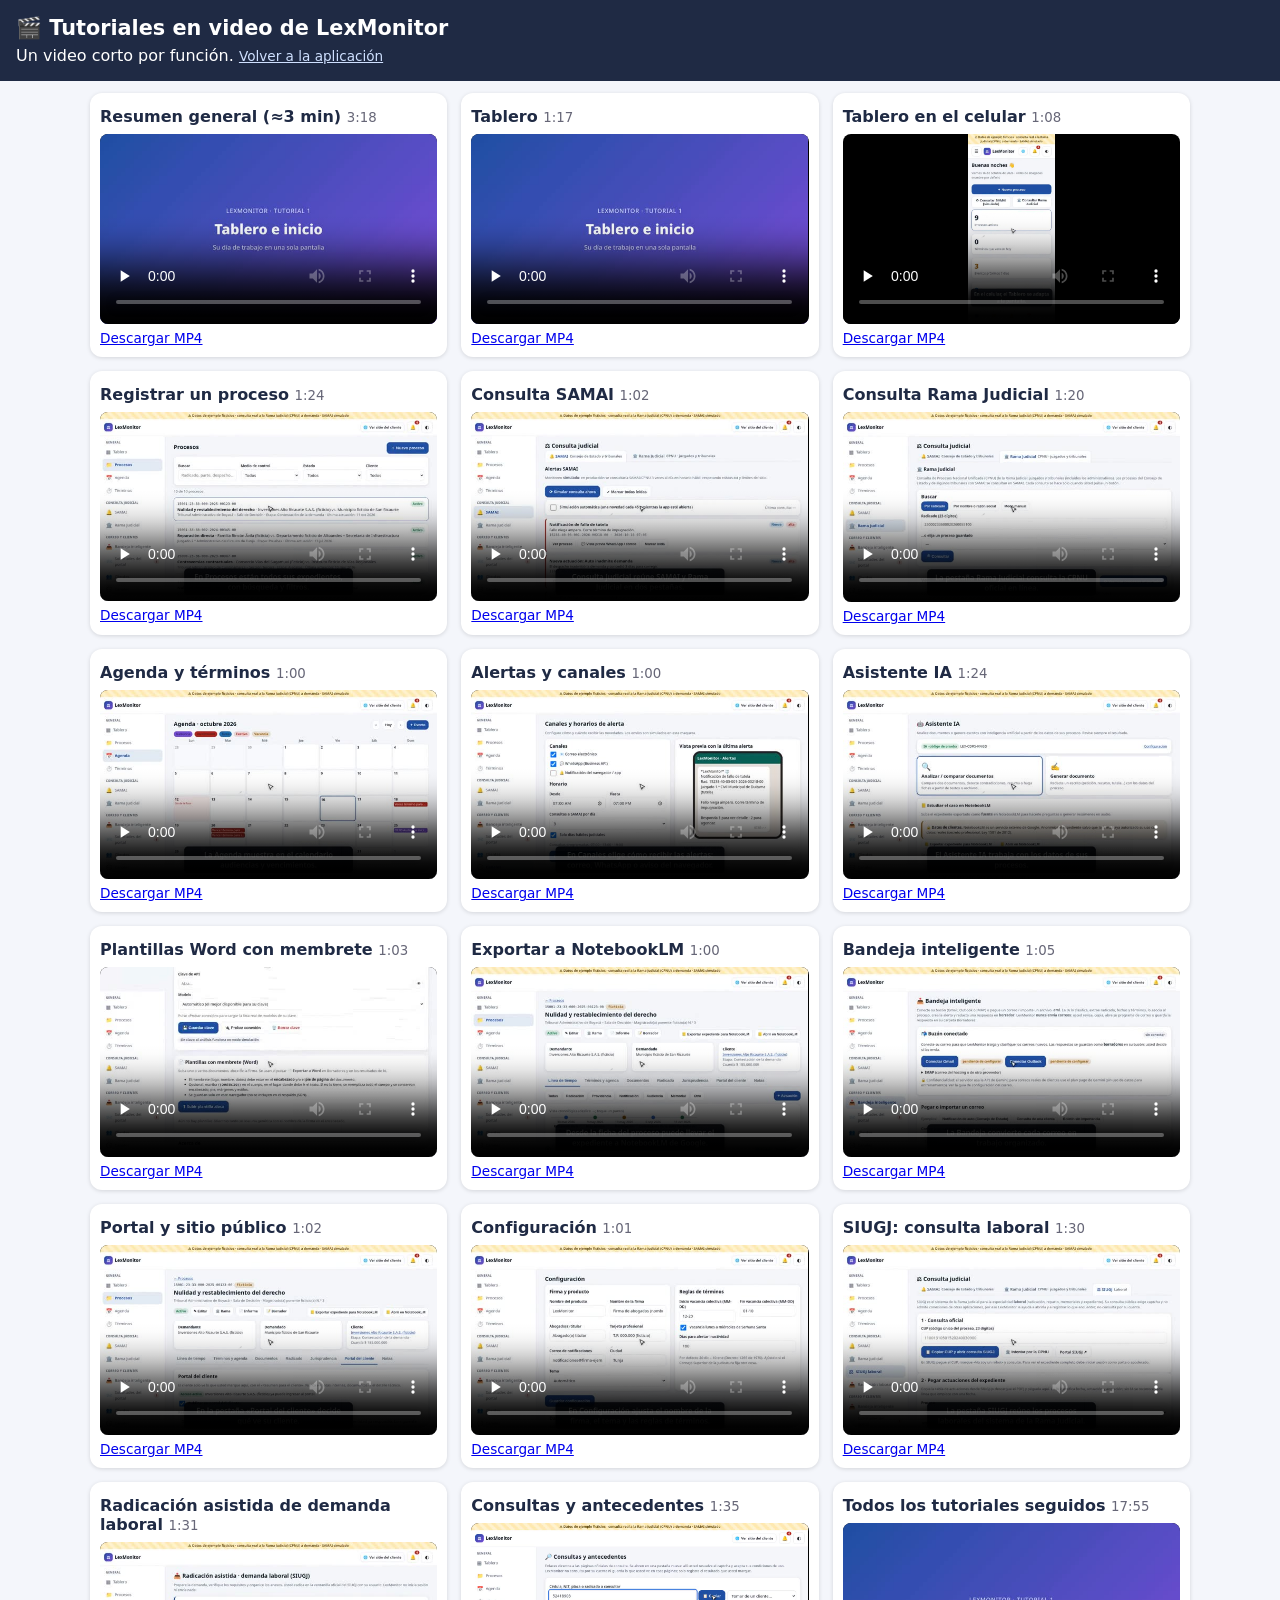
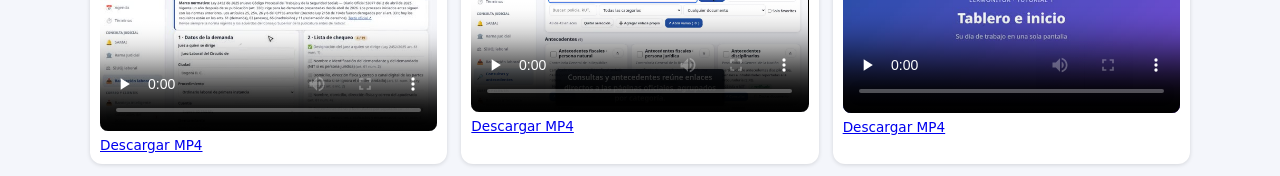
<file: videos.html>
<!doctype html><html lang="es"><head><meta charset="utf-8"><meta name="viewport" content="width=device-width,initial-scale=1"><title>LexMonitor · Tutoriales en video</title>
<style>body{margin:0;font-family:system-ui,sans-serif;background:#f4f6fb;color:#1f2a44}header{background:#1f2a44;color:#fff;padding:16px}header a{color:#cfe0ff}main{max-width:1100px;margin:auto;padding:12px;display:grid;gap:14px;grid-template-columns:repeat(auto-fill,minmax(300px,1fr))}article{background:#fff;border-radius:12px;padding:10px;box-shadow:0 1px 4px #0002}h2{font-size:1rem;margin:4px 0 8px}small{color:#667;font-weight:400}video{width:100%;border-radius:8px;background:#000;aspect-ratio:16/9}a{font-size:.85rem}</style></head>
<body><header><h1 style="margin:0;font-size:1.3rem">🎬 Tutoriales en video de LexMonitor</h1><p style="margin:6px 0 0">Un video corto por función. <a href="./">Volver a la aplicación</a></p></header><main>
<article><h2>Resumen general (≈3 min) <small>3:18</small></h2><video controls playsinline preload="none" poster="videos/00_resumen.jpg?v=163" src="videos/00_resumen.mp4?v=163"></video><a href="videos/00_resumen.mp4?v=163" download>Descargar MP4</a></article>
<article><h2>Tablero <small>1:17</small></h2><video controls playsinline preload="none" poster="videos/01_tablero.jpg?v=163" src="videos/01_tablero.mp4?v=163"></video><a href="videos/01_tablero.mp4?v=163" download>Descargar MP4</a></article>
<article><h2>Tablero en el celular <small>1:08</small></h2><video controls playsinline preload="none" poster="videos/01b_tablero_movil.jpg?v=163" src="videos/01b_tablero_movil.mp4?v=163"></video><a href="videos/01b_tablero_movil.mp4?v=163" download>Descargar MP4</a></article>
<article><h2>Registrar un proceso <small>1:24</small></h2><video controls playsinline preload="none" poster="videos/02_nuevo_proceso.jpg?v=163" src="videos/02_nuevo_proceso.mp4?v=163"></video><a href="videos/02_nuevo_proceso.mp4?v=163" download>Descargar MP4</a></article>
<article><h2>Consulta SAMAI <small>1:02</small></h2><video controls playsinline preload="none" poster="videos/03_samai.jpg?v=163" src="videos/03_samai.mp4?v=163"></video><a href="videos/03_samai.mp4?v=163" download>Descargar MP4</a></article>
<article><h2>Consulta Rama Judicial <small>1:20</small></h2><video controls playsinline preload="none" poster="videos/04_rama.jpg?v=163" src="videos/04_rama.mp4?v=163"></video><a href="videos/04_rama.mp4?v=163" download>Descargar MP4</a></article>
<article><h2>Agenda y términos <small>1:00</small></h2><video controls playsinline preload="none" poster="videos/05_agenda_terminos.jpg?v=163" src="videos/05_agenda_terminos.mp4?v=163"></video><a href="videos/05_agenda_terminos.mp4?v=163" download>Descargar MP4</a></article>
<article><h2>Alertas y canales <small>1:00</small></h2><video controls playsinline preload="none" poster="videos/06_alertas_canales.jpg?v=163" src="videos/06_alertas_canales.mp4?v=163"></video><a href="videos/06_alertas_canales.mp4?v=163" download>Descargar MP4</a></article>
<article><h2>Asistente IA <small>1:24</small></h2><video controls playsinline preload="none" poster="videos/07_asistente_ia.jpg?v=163" src="videos/07_asistente_ia.mp4?v=163"></video><a href="videos/07_asistente_ia.mp4?v=163" download>Descargar MP4</a></article>
<article><h2>Plantillas Word con membrete <small>1:03</small></h2><video controls playsinline preload="none" poster="videos/08_plantillas_word.jpg?v=163" src="videos/08_plantillas_word.mp4?v=163"></video><a href="videos/08_plantillas_word.mp4?v=163" download>Descargar MP4</a></article>
<article><h2>Exportar a NotebookLM <small>1:00</small></h2><video controls playsinline preload="none" poster="videos/09_notebooklm.jpg?v=163" src="videos/09_notebooklm.mp4?v=163"></video><a href="videos/09_notebooklm.mp4?v=163" download>Descargar MP4</a></article>
<article><h2>Bandeja inteligente <small>1:05</small></h2><video controls playsinline preload="none" poster="videos/10_bandeja.jpg?v=163" src="videos/10_bandeja.mp4?v=163"></video><a href="videos/10_bandeja.mp4?v=163" download>Descargar MP4</a></article>
<article><h2>Portal y sitio público <small>1:02</small></h2><video controls playsinline preload="none" poster="videos/11_portal_sitio.jpg?v=163" src="videos/11_portal_sitio.mp4?v=163"></video><a href="videos/11_portal_sitio.mp4?v=163" download>Descargar MP4</a></article>
<article><h2>Configuración <small>1:01</small></h2><video controls playsinline preload="none" poster="videos/12_ajustes.jpg?v=163" src="videos/12_ajustes.mp4?v=163"></video><a href="videos/12_ajustes.mp4?v=163" download>Descargar MP4</a></article>
<article><h2>SIUGJ: consulta laboral <small>1:30</small></h2><video controls playsinline preload="none" poster="videos/13_siugj_consulta.jpg?v=17" src="videos/13_siugj_consulta.mp4?v=17"></video><a href="videos/13_siugj_consulta.mp4" download>Descargar MP4</a></article>
<article><h2>Radicación asistida de demanda laboral <small>1:31</small></h2><video controls playsinline preload="none" poster="videos/14_radicacion_laboral.jpg?v=17" src="videos/14_radicacion_laboral.mp4?v=17"></video><a href="videos/14_radicacion_laboral.mp4" download>Descargar MP4</a></article>
<article><h2>Consultas y antecedentes <small>1:35</small></h2><video controls playsinline preload="none" poster="videos/15_consultas_antecedentes.jpg?v=18" src="videos/15_consultas_antecedentes.mp4?v=18"></video><a href="videos/15_consultas_antecedentes.mp4" download>Descargar MP4</a></article>
<article><h2>Todos los tutoriales seguidos <small>17:55</small></h2><video controls playsinline preload="none" poster="videos/99_completo.jpg?v=17" src="videos/99_completo.mp4?v=17"></video><a href="videos/99_completo.mp4?v=17" download>Descargar MP4</a></article>
</main></body></html>
</file>
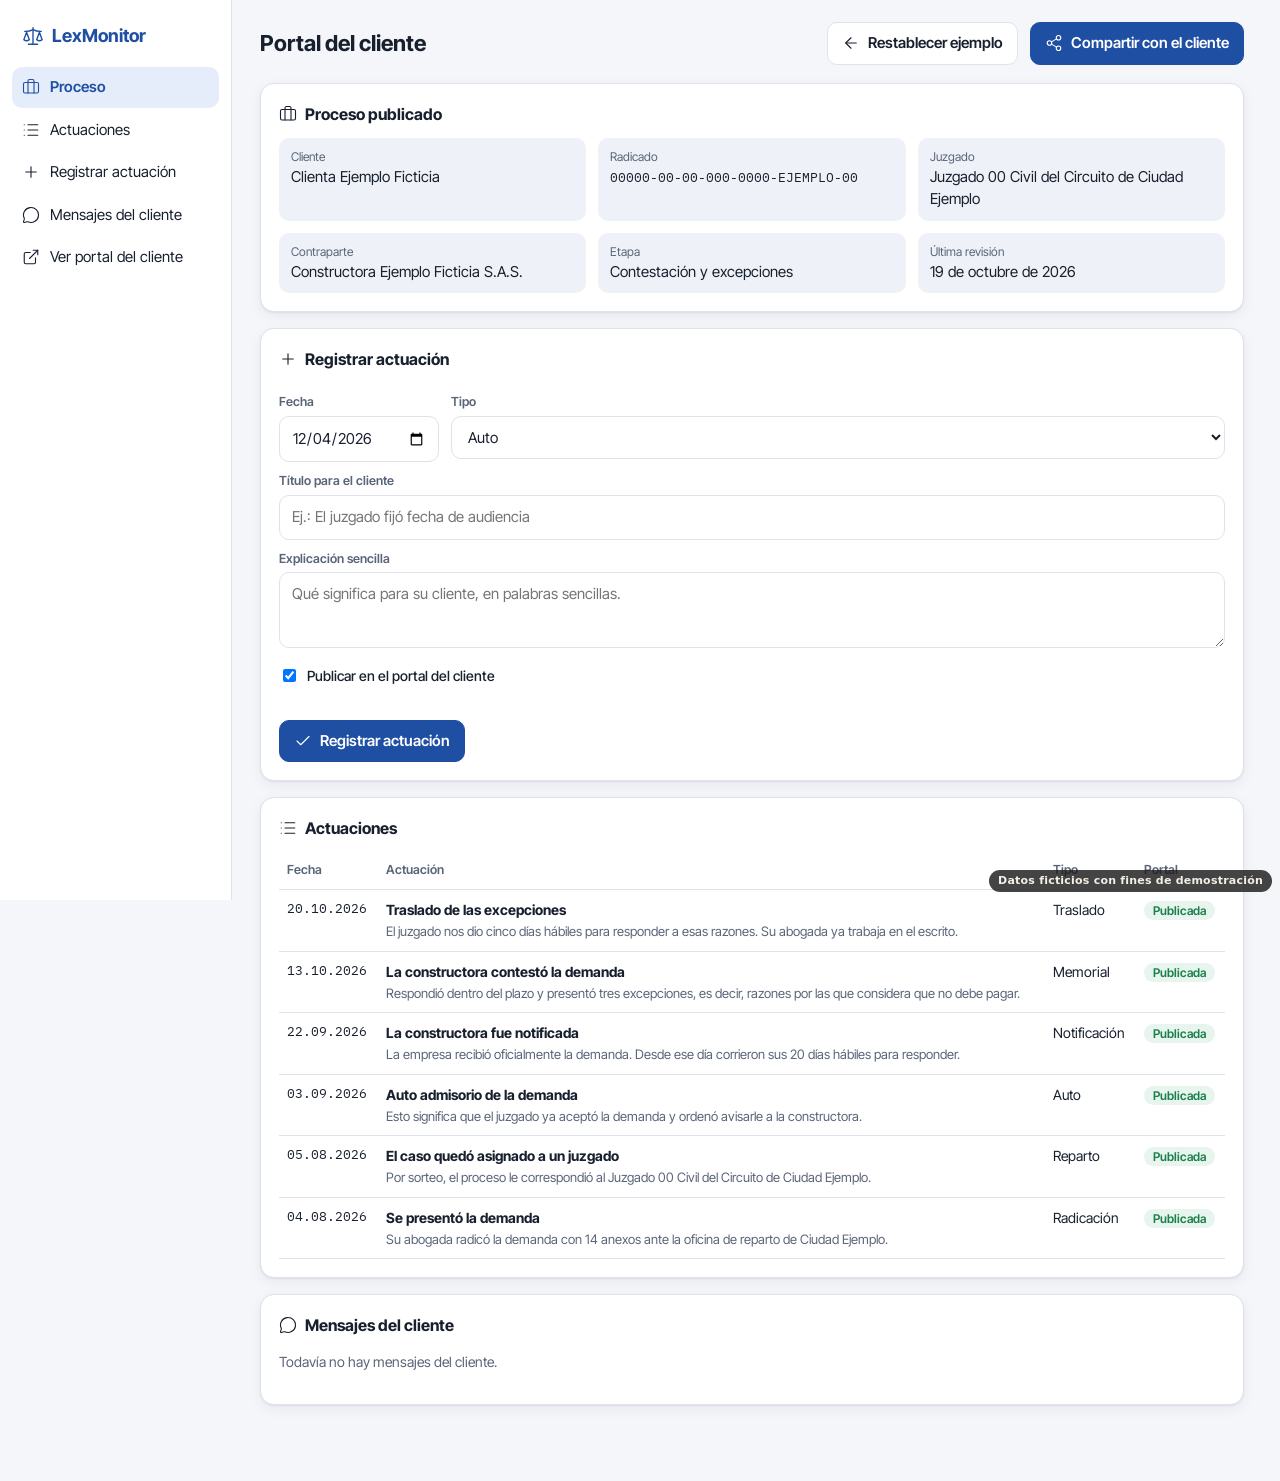
<file: portal/abogado.html>
<!doctype html>
<html lang="es-CO">
<head>
<meta charset="utf-8"><link rel="icon" href="data:image/svg+xml,%3Csvg xmlns=%22http://www.w3.org/2000/svg%22 viewBox=%220 0 32 32%22%3E%3Ccircle cx=%2216%22 cy=%2216%22 r=%2214%22 fill=%22%231F4D3A%22/%3E%3Ctext x=%2216%22 y=%2222%22 font-size=%2216%22 text-anchor=%22middle%22 fill=%22%23F4EFE6%22 font-family=%22serif%22%3EL%3C/text%3E%3C/svg%3E"><meta name="viewport" content="width=device-width,initial-scale=1">
<title>Portal del cliente · Plataforma del abogado · LexMonitor</title>
<link rel="stylesheet" href="fonts/fonts.css">
<style>
:root{--bg:#f4f6fa;--s:#fff;--s2:#eef1f7;--t:#18202e;--m:#5a6578;--b:#dde2ec;--p:#1f4fa3;--ok:#1b7f4b;--warn:#a35d00;--r:14px;--sh:0 1px 2px rgba(16,24,40,.06),0 4px 14px rgba(16,24,40,.06)}
*{box-sizing:border-box}body{margin:0;background:var(--bg);color:var(--t);font:15px/1.5 'Inter Tight',system-ui,sans-serif}
button,input,select,textarea{font:inherit;color:inherit}button{cursor:pointer}
.ico{width:18px;height:18px;vertical-align:-4px;flex:none}
.lay{display:grid;grid-template-columns:232px 1fr;min-height:100vh}
.side{background:var(--s);border-right:1px solid var(--b);padding:18px 12px;position:sticky;top:0;height:100vh}
.logo{font-weight:700;font-size:18px;padding:4px 10px 18px;display:flex;gap:8px;align-items:center;color:var(--p)}
.side a{display:flex;gap:10px;align-items:center;padding:9px 10px;border-radius:10px;text-decoration:none;color:var(--t);margin-bottom:2px}
.side a:hover{background:var(--s2)}.side a.on{background:#e6edfa;color:var(--p);font-weight:600}
.main{padding:22px 28px 60px;max-width:1040px}
.hdr{display:flex;align-items:center;gap:12px;flex-wrap:wrap;margin-bottom:18px}
.hdr h1{font-size:22px;margin:0;flex:1;min-width:220px}
.card{background:var(--s);border:1px solid var(--b);border-radius:var(--r);box-shadow:var(--sh);padding:18px;margin-bottom:16px}
.card h2{font-size:16px;margin:0 0 12px;display:flex;align-items:center;gap:8px}
.b{display:inline-flex;gap:8px;align-items:center;border:1px solid var(--b);background:var(--s);border-radius:10px;padding:9px 14px;font-weight:600;min-height:42px;text-decoration:none;color:var(--t)}
.b:hover{border-color:var(--p)}
.b.p{background:var(--p);color:#fff;border-color:var(--p)}.b.p:hover{background:#173d80}
.mono{font-family:'IBM Plex Mono',monospace;font-size:13px}
.kv{display:grid;grid-template-columns:repeat(3,1fr);gap:12px}.kv div{background:var(--s2);border-radius:10px;padding:10px 12px}.kv small{display:block;color:var(--m);font-size:12px}
table{width:100%;border-collapse:collapse}th,td{text-align:left;padding:9px 8px;border-bottom:1px solid var(--b);vertical-align:top;font-size:14px}th{color:var(--m);font-weight:600;font-size:12.5px}
.pill{font-size:12px;border-radius:999px;padding:2px 9px;background:#e7f5ee;color:var(--ok);font-weight:600;white-space:nowrap}
.pill.n{background:#fff3e0;color:var(--warn)}
form .g{display:grid;grid-template-columns:160px 1fr;gap:12px}
label{display:block;font-size:12.5px;font-weight:600;color:var(--m);margin:10px 0 4px}
input,select,textarea{width:100%;border:1px solid var(--b);border-radius:10px;padding:10px 12px;background:#fff}
textarea{min-height:76px;resize:vertical}input:focus,select:focus,textarea:focus{outline:2px solid #2f6fe0;outline-offset:0;border-color:transparent}
.chk{display:flex;gap:8px;align-items:center;font-weight:500;color:var(--t);font-size:14px}.chk input{width:auto}
.err{color:#b42318;font-size:13px;min-height:18px;margin:8px 0}
.modal{position:fixed;inset:0;background:rgba(15,23,42,.5);display:none;place-items:center;z-index:50;padding:16px}
.modal.si{display:grid;animation:f .2s}@keyframes f{from{opacity:0}}
.mbox{background:#fff;border-radius:18px;max-width:440px;width:100%;padding:22px;box-shadow:0 20px 60px rgba(0,0,0,.25);animation:u .35s cubic-bezier(.2,.8,.2,1)}@keyframes u{from{transform:translateY(14px) scale(.98);opacity:0}}
.mbox h3{margin:0 0 4px;font-size:19px}
.qr{display:grid;place-items:center;margin:16px 0;padding:14px;border:1px solid var(--b);border-radius:14px}
.qr canvas{width:220px;height:220px;image-rendering:pixelated}
.link{display:flex;gap:8px}.link input{font-family:'IBM Plex Mono',monospace;font-size:12.5px}
.toast{position:fixed;bottom:22px;left:50%;transform:translate(-50%,20px);opacity:0;background:#18202e;color:#fff;padding:11px 16px;border-radius:12px;transition:.3s;z-index:90;font-size:14px;pointer-events:none}
.toast.si{opacity:1;transform:translate(-50%,0)}
.msg{border:1px solid var(--b);border-radius:12px;padding:10px 12px;margin-bottom:8px}.msg small{color:var(--m)}
.vacio{color:var(--m);font-size:14px}
tr.nuevo td{animation:hl 2.5s}@keyframes hl{0%,50%{background:#fff7d6}}
@media(max-width:820px){.lay{grid-template-columns:1fr}.side{display:none}.main{padding:14px}.kv{grid-template-columns:1fr 1fr}form .g{grid-template-columns:1fr}.hide-s{display:none}.hdr h1{font-size:19px}}
</style>
</head>
<body>
<div class="lay">
 <aside class="side">
  <div class="logo"><svg class="ico" style="width:22px;height:22px"><use href="#i-scale"/></svg>LexMonitor</div>
  <a href="#ficha" class="on"><svg class="ico"><use href="#i-briefcase"/></svg>Proceso</a>
  <a href="#actuaciones"><svg class="ico"><use href="#i-list"/></svg>Actuaciones</a>
  <a href="#registrar"><svg class="ico"><use href="#i-plus"/></svg>Registrar actuación</a>
  <a href="#mensajes"><svg class="ico"><use href="#i-message-circle"/></svg>Mensajes del cliente</a>
  <a href="index.html" target="_blank" rel="noopener"><svg class="ico"><use href="#i-external-link"/></svg>Ver portal del cliente</a>
 </aside>
 <main class="main">
  <div class="hdr"><h1 id="tit">Portal del cliente</h1>
   <button class="b" id="reset" title="Vuelve a los datos de ejemplo"><svg class="ico"><use href="#i-arrow-left"/></svg><span class="hide-s">Restablecer ejemplo</span></button>
   <button class="b p" id="compartir"><svg class="ico"><use href="#i-share-2"/></svg>Compartir con el cliente</button></div>

  <div class="card" id="ficha"><h2><svg class="ico"><use href="#i-briefcase"/></svg>Proceso publicado</h2>
   <div class="kv" id="kv"></div></div>

  <div class="card" id="registrar"><h2><svg class="ico"><use href="#i-plus"/></svg>Registrar actuación</h2>
   <form id="fAct" novalidate>
    <div class="g"><div><label for="aFecha">Fecha</label><input type="date" id="aFecha"></div>
     <div><label for="aTipo">Tipo</label><select id="aTipo"><option>Auto</option><option>Memorial</option><option>Audiencia</option><option>Notificación</option><option>Traslado</option><option>Estado</option></select></div></div>
    <label for="aTitulo">Título para el cliente</label><input id="aTitulo" maxlength="90" placeholder="Ej.: El juzgado fijó fecha de audiencia">
    <label for="aExp">Explicación sencilla</label><textarea id="aExp" maxlength="320" placeholder="Qué significa para su cliente, en palabras sencillas."></textarea>
    <label class="chk"><input type="checkbox" id="aPub" checked>Publicar en el portal del cliente</label>
    <p class="err" id="aErr" role="alert"></p>
    <button class="b p" type="submit" id="aGuardar"><svg class="ico"><use href="#i-check"/></svg>Registrar actuación</button>
   </form></div>

  <div class="card" id="actuaciones"><h2><svg class="ico"><use href="#i-list"/></svg>Actuaciones</h2>
   <table><thead><tr><th>Fecha</th><th>Actuación</th><th class="hide-s">Tipo</th><th>Portal</th></tr></thead><tbody id="tb"></tbody></table></div>

  <div class="card" id="mensajes"><h2><svg class="ico"><use href="#i-message-circle"/></svg>Mensajes del cliente</h2><div id="ml"></div></div>
 </main>
</div>

<div class="modal" id="mod" role="dialog" aria-modal="true" aria-labelledby="mT"><div class="mbox">
 <h3 id="mT">Compartir con el cliente</h3>
 <p style="margin:0;color:var(--m);font-size:14px" id="mSub"></p>
 <div class="qr"><canvas id="qr" width="220" height="220" aria-label="Código QR del enlace"></canvas></div>
 <div class="link"><input id="enl" readonly aria-label="Enlace del portal"><button class="b" id="copiar" aria-label="Copiar enlace"><svg class="ico"><use href="#i-copy"/></svg></button></div>
 <p style="font-size:12.5px;color:var(--m)">El cliente solo ve lo que usted marque como publicado.</p>
 <div style="display:flex;gap:8px;justify-content:flex-end;flex-wrap:wrap"><button class="b" id="nuevoEnl">Generar otro enlace</button><a class="b" id="abrirP" target="_blank" rel="noopener"><svg class="ico"><use href="#i-external-link"/></svg>Abrir</a><button class="b p" id="cerrar">Listo</button></div>
</div></div>
<div class="toast" id="toast"></div>
<script src="icons/sprite.js"></script>
<script src="vendor/qrcode.js"></script>
<script src="shared.js"></script>
<script>
(function(){
const L=LMP,E=L.esc,$=s=>document.querySelector(s);let P=L.load();
const toast=t=>{const x=$('#toast');x.textContent=t;x.classList.add('si');clearTimeout(toast.t);toast.t=setTimeout(()=>x.classList.remove('si'),2400)};
function render(nuevo){
 $('#kv').innerHTML=[['Cliente',P.cliente],['Radicado','<span class="mono">'+L.fmtRad(P.radicado)+'</span>'],['Juzgado',P.juzgado],['Contraparte',P.contraparte],['Etapa',P.etapa],['Última revisión',L.larga(P.revisado)]].map(([k,v])=>'<div><small>'+k+'</small>'+(k==='Radicado'?v:E(v))+'</div>').join('');
 $('#tb').innerHTML=[...P.actuaciones].sort((a,b)=>b.fecha.localeCompare(a.fecha)).map(a=>'<tr class="'+(a.id===nuevo?'nuevo':'')+'"><td class="mono">'+L.corta(a.fecha)+'</td><td><b>'+E(a.titulo)+'</b><br><span style="color:var(--m);font-size:13px">'+E(a.exp)+'</span></td><td class="hide-s">'+E(a.tipo)+'</td><td>'+(a.oculta?'<span class="pill n">Interna</span>':'<span class="pill">Publicada</span>')+'</td></tr>').join('');
 const M=L.msgs().slice().reverse();$('#ml').innerHTML=M.length?M.map(m=>'<div class="msg"><b>'+E(m.tema)+'</b> · <small>'+E(m.nombre)+' · '+new Date(m.fecha).toLocaleString('es-CO',{dateStyle:'medium',timeStyle:'short'})+' · <span class="mono">'+E(m.ref)+'</span></small><div>'+E(m.texto)+'</div></div>').join(''):'<p class="vacio">Todavía no hay mensajes del cliente.</p>';
}
function token(){const c='ABCDEFGHJKMNPQRSTUVWXYZ23456789';let s='';const a=crypto.getRandomValues(new Uint8Array(8));a.forEach(x=>s+=c[x%c.length]);return s.slice(0,4)+'-'+s.slice(4)}
function enlace(nuevo){let t=localStorage.getItem(L.K.share);if(!t||nuevo){t=token();localStorage.setItem(L.K.share,t)}
 return 'https://lexmonitor.co/portal/ejemplo?acceso='+t}
const local=t=>new URL('index.html?acceso='+t,location.href).href;
function pintarQR(url){const q=qrcode(0,'M');q.addData(url);q.make();const n=q.getModuleCount(),cv=$('#qr'),x=cv.getContext('2d'),m=4,s=Math.floor(220/(n+m*2)),o=Math.floor((220-s*n)/2);
 x.fillStyle='#fff';x.fillRect(0,0,220,220);x.fillStyle='#18202e';for(let r=0;r<n;r++)for(let c=0;c<n;c++)if(q.isDark(r,c))x.fillRect(o+c*s,o+r*s,s,s)}
function abrir(nuevo){const u=enlace(nuevo);$('#enl').value=u;$('#abrirP').href=local(localStorage.getItem(L.K.share));pintarQR(u);$('#mSub').textContent=P.cliente+' · '+L.fmtRad(P.radicado);$('#mod').classList.add('si')}
$('#compartir').onclick=()=>abrir(false);$('#nuevoEnl').onclick=()=>{abrir(true);toast('Se generó un enlace nuevo; el anterior deja de usarse.')};
$('#cerrar').onclick=()=>$('#mod').classList.remove('si');$('#mod').onclick=e=>{if(e.target.id==='mod')$('#mod').classList.remove('si')};
document.addEventListener('keydown',e=>{if(e.key==='Escape')$('#mod').classList.remove('si')});
$('#copiar').onclick=()=>{$('#enl').select();(navigator.clipboard?navigator.clipboard.writeText($('#enl').value):Promise.reject()).catch(()=>{try{document.execCommand('copy')}catch(_){}}).finally(()=>toast('Enlace copiado'))};
$('#reset').onclick=()=>{if(!confirm('¿Volver a los datos de ejemplo? Se borran las actuaciones y mensajes agregados.'))return;P=L.reset();render();toast('Datos de ejemplo restablecidos')};
$('#aFecha').value=L.hoyISO();
$('#fAct').onsubmit=e=>{e.preventDefault();const f=$('#aFecha').value,t=$('#aTitulo').value.trim(),x=$('#aExp').value.trim();
 if(!f||!t||x.length<10){$('#aErr').textContent=!f?'Indique la fecha.':!t?'Escriba un título para el cliente.':'Agregue una explicación sencilla (mínimo 10 caracteres).';return}
 if(!L.habil(L.parse(f))){$('#aErr').textContent='Esa fecha no es día hábil en Colombia. Revísela.';return}
 $('#aErr').textContent='';const a={id:'a'+Date.now(),fecha:f,tipo:$('#aTipo').value,titulo:t,exp:x,oculta:!$('#aPub').checked,rev:L.hoyISO()};
 P=L.load();P.actuaciones.push(a);P.revisado=L.hoyISO();
 // el portal solo muestra las publicadas: se guardan internas aparte
 const pub=JSON.parse(JSON.stringify(P));pub.actuaciones=pub.actuaciones.filter(z=>!z.oculta);
 localStorage.setItem('lmportal_internas',JSON.stringify(P.actuaciones.filter(z=>z.oculta)));
 L.save(pub);P=pub;P.actuaciones=P.actuaciones.concat(JSON.parse(localStorage.getItem('lmportal_internas')||'[]'));
 render(a.id);$('#fAct').reset();$('#aFecha').value=L.hoyISO();$('#aPub').checked=true;toast(a.oculta?'Actuación registrada (interna)':'Actuación registrada y publicada en el portal')};
function cargar(){P=L.load();P.actuaciones=P.actuaciones.concat(JSON.parse(localStorage.getItem('lmportal_internas')||'[]'))}
addEventListener('storage',e=>{if(e.key===L.K.msgs){render();toast('Nuevo mensaje del cliente')}else if(e.key===L.K.proc){cargar();render()}});
document.querySelectorAll('.side a[href^="#"]').forEach(a=>a.addEventListener('click',()=>{document.querySelectorAll('.side a').forEach(x=>x.classList.remove('on'));a.classList.add('on')}));
cargar();render();
})();
</script>
<div class="lm-ficticio" role="note" style="position:fixed;right:8px;bottom:8px;z-index:2147483647;background:rgba(27,27,27,.82);color:#F4EFE6;font:600 11px/1.3 system-ui,sans-serif;padding:4px 9px;border-radius:999px;pointer-events:none;letter-spacing:.02em">Datos ficticios con fines de demostración</div>
</body></html>
</file>
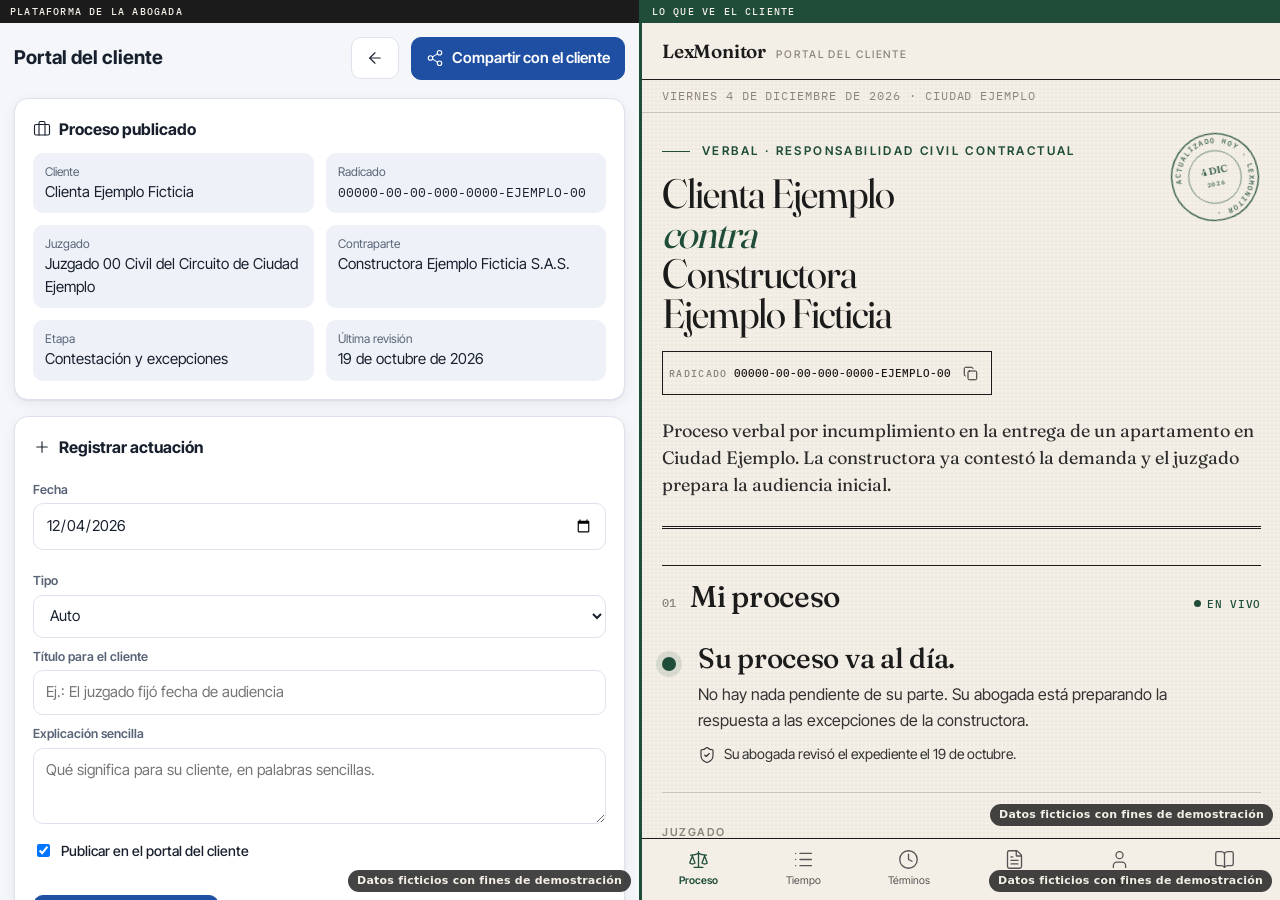
<file: portal/split.html>
<!doctype html><html lang="es-CO"><head><meta charset="utf-8"><link rel="icon" href="data:image/svg+xml,%3Csvg xmlns=%22http://www.w3.org/2000/svg%22 viewBox=%220 0 32 32%22%3E%3Ccircle cx=%2216%22 cy=%2216%22 r=%2214%22 fill=%22%231F4D3A%22/%3E%3Ctext x=%2216%22 y=%2222%22 font-size=%2216%22 text-anchor=%22middle%22 fill=%22%23F4EFE6%22 font-family=%22serif%22%3EL%3C/text%3E%3C/svg%3E"><meta name="viewport" content="width=device-width,initial-scale=1"><title>Abogado y cliente · LexMonitor</title>
<link rel="stylesheet" href="fonts/fonts.css">
<style>html,body{margin:0;height:100%;background:#1B1B1B;font:600 10px 'IBM Plex Mono',monospace;color:#F4EFE6;letter-spacing:.12em}
.s{display:flex;flex-direction:column;height:100%}.p{flex:1;position:relative;display:flex;flex-direction:column;min-height:0}.p+.p{border-top:3px solid #1F4D3A}
.p span{padding:5px 10px;background:#1B1B1B}.p:nth-child(2) span{background:#1F4D3A}
iframe{flex:1;border:0;width:100%;background:#fff}
@media(min-aspect-ratio:1/1){.s{flex-direction:row}.p+.p{border-top:0;border-left:3px solid #1F4D3A}}</style></head>
<body><div class="s"><div class="p"><span>PLATAFORMA DE LA ABOGADA</span><iframe id="izq" src="abogado.html" title="Plataforma de la abogada"></iframe></div>
<div class="p"><span>LO QUE VE EL CLIENTE</span><iframe id="der" src="index.html" title="Portal del cliente"></iframe></div></div><div class="lm-ficticio" role="note" style="position:fixed;right:8px;bottom:8px;z-index:2147483647;background:rgba(27,27,27,.82);color:#F4EFE6;font:600 11px/1.3 system-ui,sans-serif;padding:4px 9px;border-radius:999px;pointer-events:none;letter-spacing:.02em">Datos ficticios con fines de demostración</div>
</body></html>
</file>
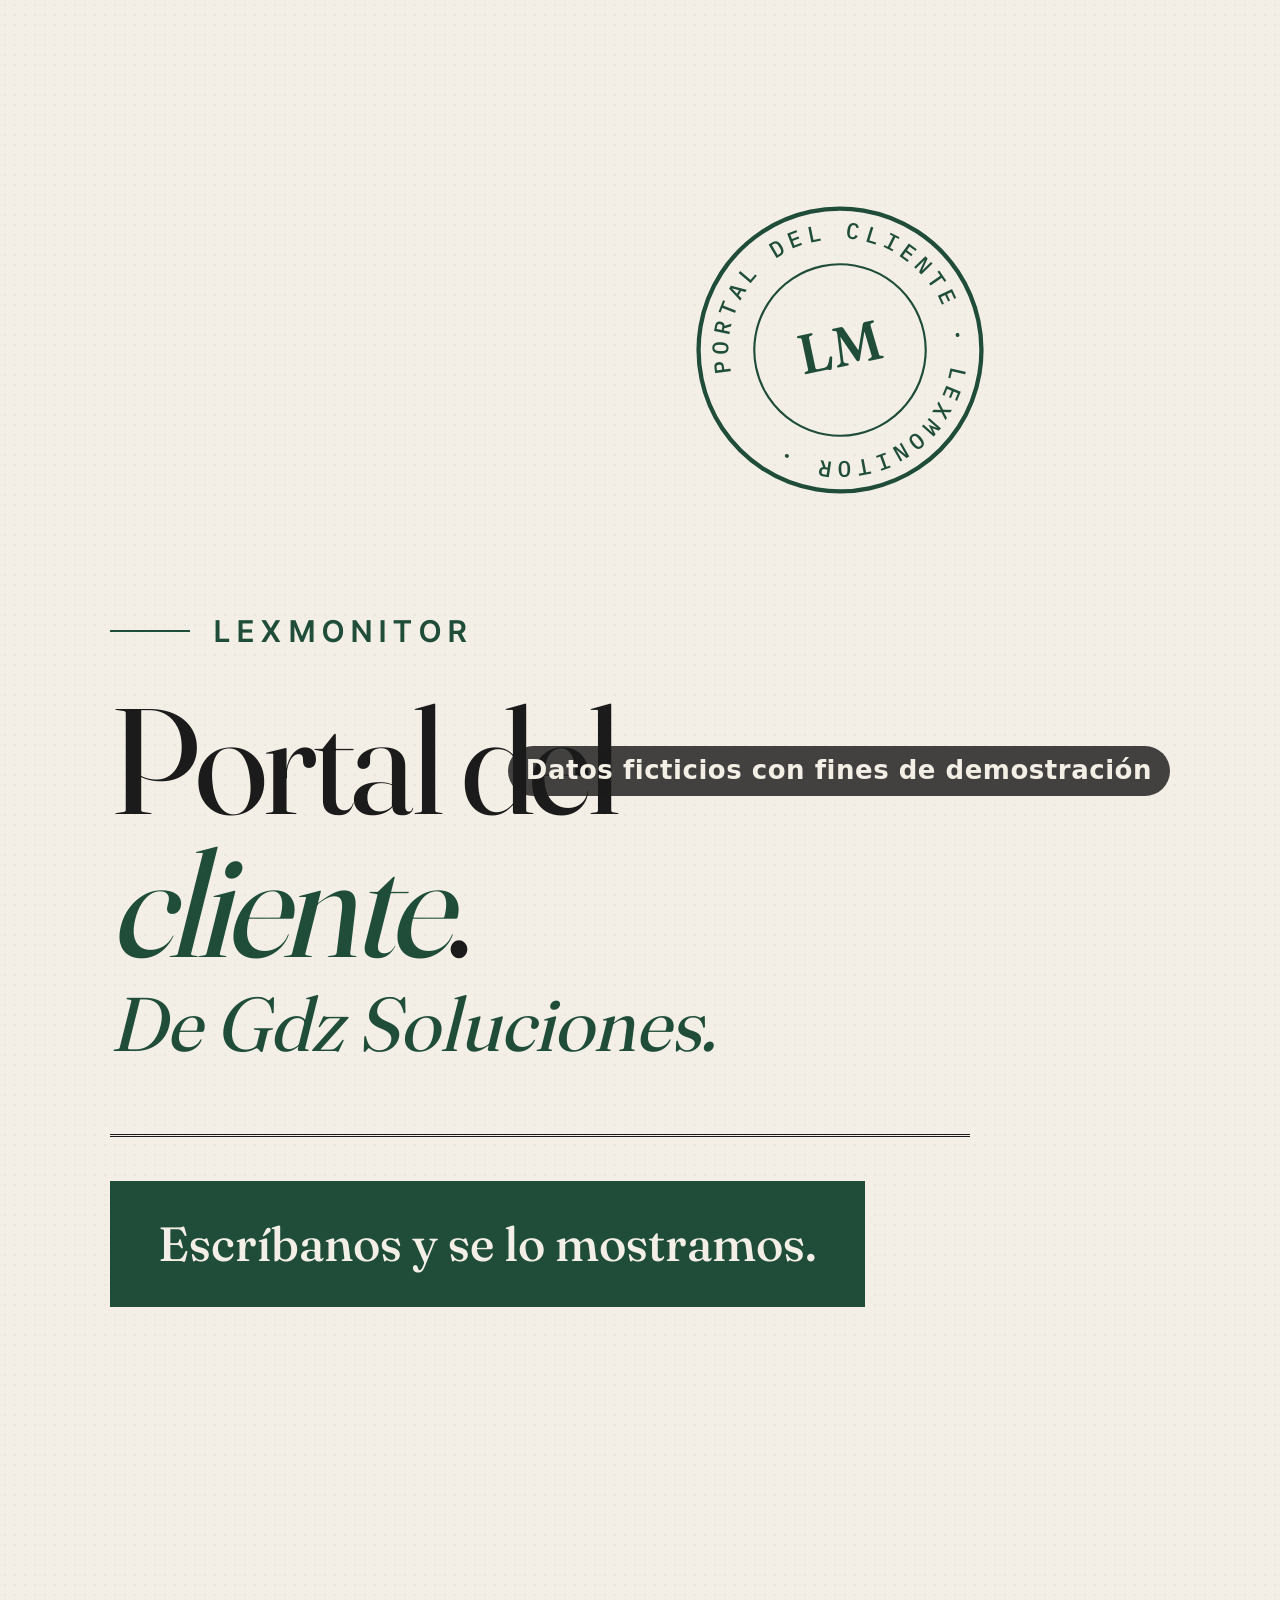
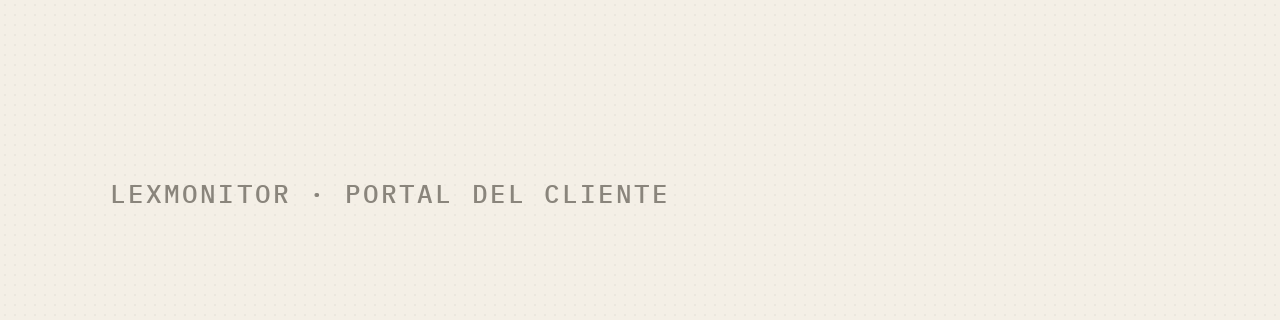
<file: portal/video/tarjeta_final.html>
<!doctype html><html lang="es-CO"><head><meta charset="utf-8"><link rel="stylesheet" href="../fonts/fonts.css">
<style>body{margin:0;width:1080px;height:1920px;background:#F4EFE6;color:#1B1B1B;font-family:'Inter Tight';display:flex;flex-direction:column;justify-content:center;padding:0 110px;box-sizing:border-box;position:relative;
background-image:radial-gradient(rgba(27,27,27,.04) 1.5px,transparent 1.5px);background-size:10px 10px}
.k{font:600 30px 'Inter Tight';letter-spacing:.24em;text-transform:uppercase;color:#1F4D3A;display:flex;gap:24px;align-items:center}.k::before{content:'';width:80px;height:2px;background:#1F4D3A}
h1{font:400 150px/.95 'Fraunces';letter-spacing:-.03em;margin:40px 0 10px}h1 em{color:#1F4D3A}
h2{font:400 italic 76px/1.05 'Fraunces';margin:0 0 70px;color:#1F4D3A}
.r{border-top:3px double #1B1B1B;padding-top:44px}
p{font:500 44px/1.3 'Inter Tight';margin:0 0 50px}
.cta{display:inline-block;background:#1F4D3A;color:#F4EFE6;font:500 48px/1.2 'Fraunces';padding:34px 48px}
svg{position:absolute;right:90px;top:200px;width:300px;height:300px;color:#1F4D3A;transform:rotate(-12deg)}
svg text{font:600 22px 'IBM Plex Mono';letter-spacing:.2em;fill:currentColor}
.pie{position:absolute;bottom:110px;left:110px;font:500 26px 'IBM Plex Mono';color:#8A857C;letter-spacing:.08em}</style></head><body>
<svg viewBox="0 0 140 140"><defs><path id="c" d="M70,70 m-52,0 a52,52 0 1,1 104,0 a52,52 0 1,1 -104,0"/></defs><circle cx="70" cy="70" r="66" fill="none" stroke="currentColor" stroke-width="2"/><circle cx="70" cy="70" r="40" fill="none" stroke="currentColor"/><text style="font-size:10.5px"><textPath href="#c">PORTAL DEL CLIENTE · LEXMONITOR · </textPath></text><text x="70" y="78" text-anchor="middle" style="font:500 26px Fraunces;letter-spacing:0">LM</text></svg>
<div class="k">LexMonitor</div>
<h1>Portal del <em>cliente</em>.</h1>
<h2>De Gdz Soluciones.</h2>
<div class="r">
<span class="cta">Escríbanos y se lo mostramos.</span></div>
<div class="pie">LEXMONITOR · PORTAL DEL CLIENTE</div>
<div class="lm-ficticio" role="note" style="position:fixed;right:110px;bottom:104px;z-index:2147483647;background:rgba(27,27,27,.82);color:#F4EFE6;font:600 26px/1.3 system-ui,sans-serif;padding:8px 18px;border-radius:999px;pointer-events:none;letter-spacing:.02em">Datos ficticios con fines de demostración</div>
</body></html>
</file>
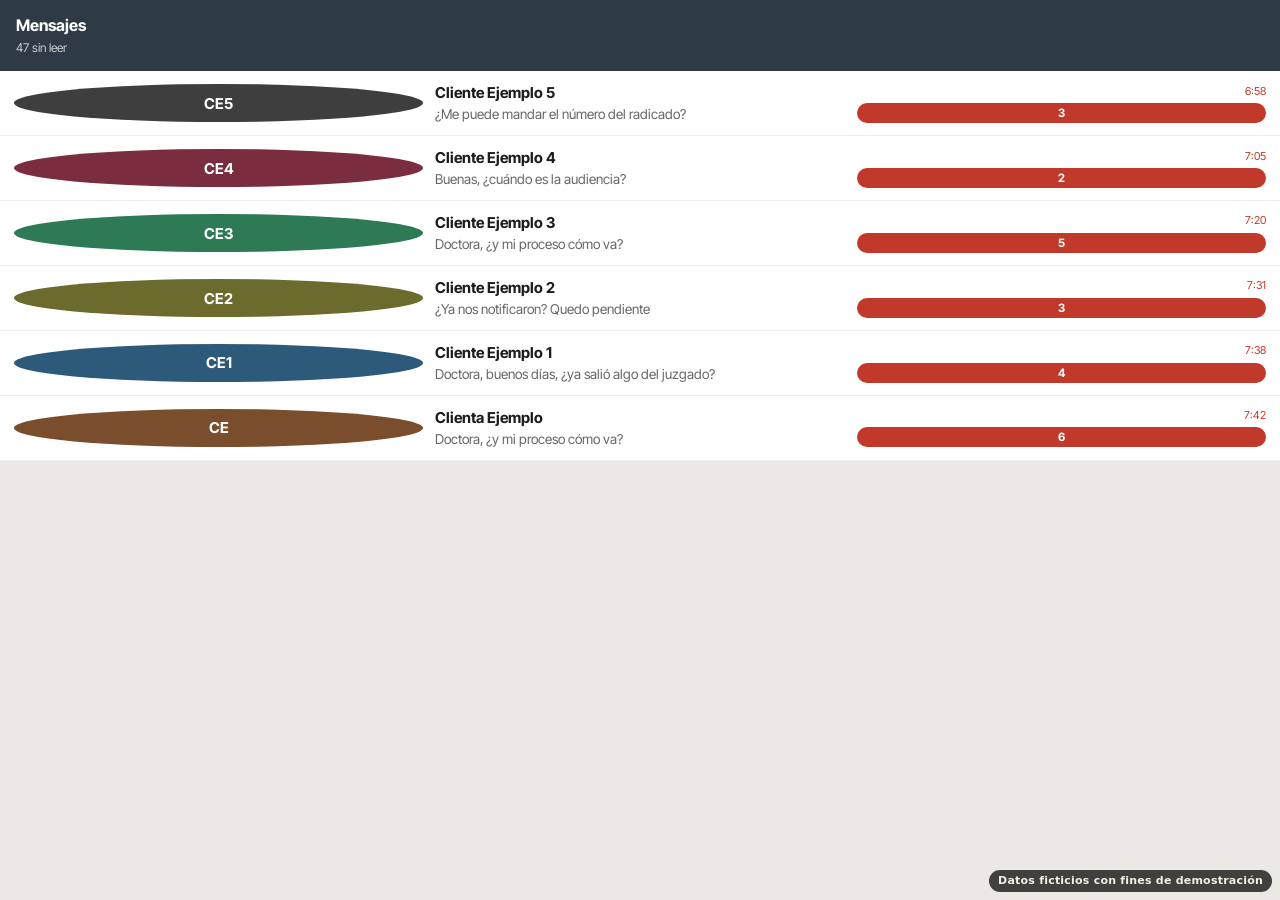
<file: portal/video/toma1_chat.html>
<!doctype html><html lang="es-CO"><head><meta charset="utf-8"><meta name="viewport" content="width=device-width,initial-scale=1"><title>Chat</title>
<link rel="stylesheet" href="../fonts/fonts.css">
<style>*{box-sizing:border-box}body{margin:0;background:#ECE9E4;font:15px/1.4 'Inter Tight',sans-serif;color:#1d1d1d;height:100vh;overflow:hidden}
.bar{background:#2E3A46;color:#fff;padding:14px 16px;display:flex;align-items:center;gap:12px}
.av{width:38px;height:38px;border-radius:50%;display:grid;place-items:center;font-weight:700;color:#fff;flex:none}
.bar b{display:block;font-size:16px}.bar small{opacity:.75;font-size:12px}
.lista{background:#fff}.it{display:flex;gap:12px;padding:11px 14px;border-bottom:1px solid #eee;align-items:center;animation:in .35s both}
.it div{flex:1;min-width:0}.it b{font-size:15px}.it p{margin:2px 0 0;color:#666;font-size:13.5px;white-space:nowrap;overflow:hidden;text-overflow:ellipsis}
.it .n{background:#C0392B;color:#fff;border-radius:999px;font-size:11.5px;font-weight:700;min-width:20px;height:20px;display:grid;place-items:center;padding:0 6px}
.it time{font-size:11px;color:#C0392B;display:block;text-align:right;margin-bottom:4px}
@keyframes in{from{opacity:0;transform:translateY(-12px)}}
#chat{display:none;flex-direction:column;height:calc(100vh - 66px)}
.msgs{flex:1;padding:14px;display:flex;flex-direction:column;gap:8px;overflow:hidden;justify-content:flex-end}
.m{max-width:78%;background:#fff;padding:8px 11px;border-radius:12px 12px 12px 3px;box-shadow:0 1px 1px rgba(0,0,0,.08);animation:pop .3s both;font-size:15px}
.m small{display:block;text-align:right;color:#999;font-size:10.5px}
@keyframes pop{from{opacity:0;transform:scale(.9) translateY(8px)}}
.esc{font-size:12.5px;color:#666;padding:0 14px 8px;font-style:italic}
.in{display:flex;gap:8px;padding:10px;background:#F6F4F1}.in span{flex:1;background:#fff;border-radius:20px;padding:10px 14px;color:#999}
</style></head><body>
<div class="bar" id="bar"><div><b>Mensajes</b><small id="cnt">47 sin leer</small></div></div>
<div class="lista" id="lista"></div>
<div id="chat"><div class="msgs" id="msgs"></div><div class="esc" id="esc"></div><div class="in"><span>Escriba un mensaje</span></div></div>
<script>
const C=[['Clienta Ejemplo','#7A4E2D','Doctora, ¿y mi proceso cómo va?','7:42',6],['Cliente Ejemplo 1','#2D5A7A','Doctora, buenos días, ¿ya salió algo del juzgado?','7:38',4],['Cliente Ejemplo 2','#5B2D7A'.replace('5B2D7A','6B6B2D'),'¿Ya nos notificaron? Quedo pendiente','7:31',3],['Cliente Ejemplo 3','#2D7A55','Doctora, ¿y mi proceso cómo va?','7:20',5],['Cliente Ejemplo 4','#7A2D3E','Buenas, ¿cuándo es la audiencia?','7:05',2],['Cliente Ejemplo 5','#3E3E3E','¿Me puede mandar el número del radicado?','6:58',3],['Cliente Ejemplo 6','#2D6B7A','Doctora, ¿y lo mío para cuándo?','6:44',4],['Cliente Ejemplo 7','#7A5E2D','¿Hubo algún movimiento esta semana?','6:30',2],['Cliente Ejemplo 8','#4A2D7A'.replace('4A2D7A','5A5A5A'),'Doctora, disculpe la molestia otra vez…','6:12',7],['Cliente Ejemplo 9','#2D4A7A','¿Ya contestaron la demanda?','5:59',2]];
const L=document.getElementById('lista');
C.forEach((c,i)=>setTimeout(()=>{const d=document.createElement('div');d.className='it';d.innerHTML='<div class="av" style="background:'+c[1]+'">'+c[0].split(' ').map(s=>s[0]).join('')+'</div><div><b>'+c[0]+'</b><p>'+c[2]+'</p></div><div><time>'+c[3]+'</time><span class="n">'+c[4]+'</span></div>';L.prepend(d)},150+i*180));
setTimeout(()=>{L.style.display='none';document.getElementById('chat').style.display='flex';document.getElementById('bar').innerHTML='<div class="av" style="background:#7A4E2D">CE</div><div><b>Clienta Ejemplo</b><small>en línea</small></div>';
 const M=['Buenos días doctora','¿Ya salió algo del juzgado?','Doctora, ¿y mi proceso cómo va?','Es que no he podido dormir pensando en eso','¿Me llama cuando pueda?','Doctora, ¿y mi proceso cómo va?'];const h=['7:36','7:37','7:39','7:40','7:41','7:42'];
 M.forEach((t,i)=>setTimeout(()=>{const d=document.createElement('div');d.className='m';d.innerHTML=t+'<small>'+h[i]+'</small>';document.getElementById('msgs').append(d)},i*520));
 setTimeout(()=>document.getElementById('esc').textContent='Clienta Ejemplo está escribiendo…',3300);
},2600);
</script><div class="lm-ficticio" role="note" style="position:fixed;right:8px;bottom:8px;z-index:2147483647;background:rgba(27,27,27,.82);color:#F4EFE6;font:600 11px/1.3 system-ui,sans-serif;padding:4px 9px;border-radius:999px;pointer-events:none;letter-spacing:.02em">Datos ficticios con fines de demostración</div>
</body></html>
</file>
<file: css/app.css>
:root{--bg:#f4f6fa;--surface:#fff;--surface2:#eef1f7;--text:#18202e;--muted:#5a6578;--border:#dde2ec;--primary:#1f4fa3;--primary-2:#2f6fe0;--on-primary:#fff;--ok:#1b7f4b;--warn:#a35d00;--danger:#b42318;--info:#1f6fb2;--shadow:0 1px 2px rgba(16,24,40,.06),0 4px 14px rgba(16,24,40,.06);--r:14px;--nav-w:248px}
[data-theme=dark]{--bg:#0e1420;--surface:#162032;--surface2:#1d2a40;--text:#e8edf6;--muted:#a3afc4;--border:#2a3852;--primary:#6c9cff;--primary-2:#8db3ff;--on-primary:#0b1220;--ok:#4cc38a;--warn:#f0a43a;--danger:#ff7a6e;--info:#69b4ff;--shadow:0 1px 2px rgba(0,0,0,.4)}
*{box-sizing:border-box}html,body{margin:0;height:100%}
body{font-family:system-ui,-apple-system,"Segoe UI",Roboto,Ubuntu,sans-serif;background:var(--bg);color:var(--text);font-size:15px;line-height:1.45;-webkit-text-size-adjust:100%}
a{color:var(--primary)}h1,h2,h3{margin:0 0 .5rem;line-height:1.2}h1{font-size:1.35rem}h2{font-size:1.1rem}h3{font-size:1rem}
:focus-visible{outline:3px solid var(--primary-2);outline-offset:2px;border-radius:6px}
.demo-banner{background:repeating-linear-gradient(45deg,#ffe9b0,#ffe9b0 12px,#fff3cf 12px,#fff3cf 24px);color:#5a3d00;text-align:center;font-size:.8rem;font-weight:600;padding:4px 8px;position:sticky;top:0;z-index:50}
[data-theme=dark] .demo-banner{background:#4a3500;color:#ffe2a0}
.topbar{display:flex;align-items:center;gap:.6rem;padding:.6rem 1rem;background:var(--surface);border-bottom:1px solid var(--border);position:sticky;top:24px;z-index:40}
.brand{display:flex;align-items:center;gap:.5rem;font-weight:800;font-size:1.05rem}.brand .logo{width:32px;height:32px;border-radius:9px;background:linear-gradient(135deg,var(--primary),#7a4bd8);display:grid;place-items:center;color:#fff;font-size:.95rem}
.topbar .sp{flex:1}
.iconbtn{min-width:44px;min-height:44px;border:1px solid var(--border);background:var(--surface);color:var(--text);border-radius:12px;cursor:pointer;font-size:1.1rem;position:relative}
.badge{position:absolute;top:-4px;right:-4px;background:var(--danger);color:#fff;border-radius:99px;font-size:.7rem;padding:1px 6px;font-weight:700}
.layout{display:flex;min-height:calc(100vh - 92px)}
.sidenav{display:none}
main{flex:1;padding:1rem;padding-bottom:96px;max-width:1280px;width:100%;margin:0 auto;min-width:0}
.bottomnav{position:fixed;bottom:0;left:0;right:0;background:var(--surface);border-top:1px solid var(--border);display:flex;justify-content:space-around;z-index:45;padding-bottom:env(safe-area-inset-bottom)}
.bottomnav a,.sidenav a{text-decoration:none;color:var(--muted);display:flex;align-items:center;gap:.6rem}
.bottomnav a{flex-direction:column;gap:2px;font-size:.7rem;min-height:56px;min-width:56px;justify-content:center;flex:1}
.bottomnav a .ic,.sidenav a .ic{font-size:1.2rem}
.bottomnav a.active,.sidenav a.active{color:var(--primary);font-weight:700}
.sheet-backdrop{position:fixed;inset:0;background:rgba(0,0,0,.4);z-index:60;display:none}.sheet-backdrop.open{display:block}
.sheet{position:fixed;left:0;right:0;bottom:0;background:var(--surface);border-radius:18px 18px 0 0;padding:1rem;z-index:61;transform:translateY(110%);transition:transform .2s,visibility .2s;max-height:80vh;overflow:auto;visibility:hidden}
.sheet.open{transform:none;visibility:visible}.sheet .grid-links{display:grid;grid-template-columns:repeat(3,1fr);gap:.5rem}
.sheet .grid-links a{display:flex;flex-direction:column;align-items:center;gap:4px;padding:.8rem .3rem;border-radius:12px;background:var(--surface2);text-decoration:none;color:var(--text);font-size:.8rem;text-align:center;min-height:72px;justify-content:center}
@media(min-width:1024px){.sidenav{display:block;width:var(--nav-w);background:var(--surface);border-right:1px solid var(--border);padding:1rem .6rem;position:sticky;top:92px;height:calc(100vh - 92px);overflow:auto;flex-shrink:0}
.sidenav a{padding:.6rem .8rem;border-radius:10px;min-height:44px;margin-bottom:2px}.sidenav a:hover{background:var(--surface2)}.sidenav a.active{background:color-mix(in srgb,var(--primary) 12%,transparent)}
.bottomnav{display:none}main{padding:1.5rem 2rem 2rem}.sheet-trigger{display:none}}
.card{background:var(--surface);border:1px solid var(--border);border-radius:var(--r);padding:1rem;box-shadow:var(--shadow);min-width:0}
.grid{display:grid;gap:1rem}.g2,.g3,.g4{grid-template-columns:1fr}
@media(min-width:640px){.g2{grid-template-columns:1fr 1fr}.g4{grid-template-columns:1fr 1fr}.g3{grid-template-columns:1fr 1fr}}
@media(min-width:1024px){.g3{grid-template-columns:repeat(3,1fr)}.g4{grid-template-columns:repeat(4,1fr)}}
.kpi .n{font-size:1.9rem;font-weight:800}.kpi .l{color:var(--muted);font-size:.85rem}
.muted{color:var(--muted)}.small{font-size:.83rem}.mono{font-family:ui-monospace,Menlo,Consolas,monospace;font-size:.85em;word-break:break-all}
.row{display:flex;gap:.5rem;align-items:center;flex-wrap:wrap}.between{justify-content:space-between}
.btn{min-height:44px;padding:.5rem 1rem;border-radius:12px;border:1px solid var(--border);background:var(--surface);color:var(--text);cursor:pointer;font-weight:600;font-size:.92rem;display:inline-flex;align-items:center;gap:.4rem;text-decoration:none}
.btn.primary{background:var(--primary);color:var(--on-primary);border-color:var(--primary)}.btn.danger{color:var(--danger)}.btn.sm{min-height:36px;padding:.3rem .7rem;font-size:.82rem}
label{display:block;font-weight:600;font-size:.85rem;margin:.6rem 0 .25rem}
input,select,textarea{width:100%;min-height:44px;padding:.55rem .7rem;border-radius:10px;border:1px solid var(--border);background:var(--surface);color:var(--text);font:inherit}
textarea{min-height:110px}input[type=checkbox]{width:22px;min-height:22px;height:22px}
.chip{display:inline-block;padding:2px 9px;border-radius:99px;font-size:.75rem;font-weight:700;background:var(--surface2);color:var(--muted);white-space:nowrap}
.chip.ok{background:color-mix(in srgb,var(--ok) 15%,transparent);color:var(--ok)}.chip.warn{background:color-mix(in srgb,var(--warn) 16%,transparent);color:var(--warn)}.chip.danger{background:color-mix(in srgb,var(--danger) 14%,transparent);color:var(--danger)}.chip.info{background:color-mix(in srgb,var(--info) 14%,transparent);color:var(--info)}
.list{display:flex;flex-direction:column;gap:.6rem}
.item{display:block;background:var(--surface);border:1px solid var(--border);border-radius:12px;padding:.8rem;text-decoration:none;color:var(--text)}
.item:hover{border-color:var(--primary)}
table{width:100%;border-collapse:collapse;font-size:.88rem}th,td{padding:.5rem;border-bottom:1px solid var(--border);text-align:left;vertical-align:top}
.table-wrap{overflow:auto}
.toast-wrap{position:fixed;bottom:80px;left:50%;transform:translateX(-50%);z-index:90;display:flex;flex-direction:column;gap:.4rem;width:min(92vw,420px)}
.toast{background:#1d2a40;color:#fff;padding:.7rem 1rem;border-radius:12px;box-shadow:var(--shadow);font-size:.9rem;animation:fi .2s}
@keyframes fi{from{opacity:0;transform:translateY(8px)}}
.modal-bg{position:fixed;inset:0;background:rgba(0,0,0,.45);z-index:80;display:flex;align-items:flex-end;justify-content:center}
.modal{background:var(--surface);width:100%;max-width:720px;max-height:92vh;overflow:auto;border-radius:18px 18px 0 0;padding:1.2rem}
@media(min-width:720px){.modal-bg{align-items:center}.modal{border-radius:18px}}
.timeline{position:relative;margin:1rem 0;padding-left:28px}.timeline:before{content:"";position:absolute;left:10px;top:0;bottom:0;width:3px;background:var(--border);border-radius:3px}
.tl-item{position:relative;margin-bottom:.8rem;cursor:pointer}.tl-dot{position:absolute;left:-25px;top:12px;width:16px;height:16px;border-radius:50%;background:var(--primary);border:3px solid var(--surface);box-shadow:0 0 0 2px var(--primary)}
.tl-item.k-audiencia .tl-dot{background:#7a4bd8;box-shadow:0 0 0 2px #7a4bd8}.tl-item.k-providencia .tl-dot{background:var(--ok);box-shadow:0 0 0 2px var(--ok)}.tl-item.k-notificacion .tl-dot{background:var(--warn);box-shadow:0 0 0 2px var(--warn)}
.tl-body{background:var(--surface);border:1px solid var(--border);border-radius:12px;padding:.6rem .8rem}.tl-item.open .tl-body{border-color:var(--primary)}
.tl-detail{display:none;margin-top:.4rem}.tl-item.open .tl-detail{display:block}
.tl-filter{display:flex;gap:.4rem;flex-wrap:wrap}
.htl{display:flex;overflow-x:auto;gap:0;padding:1.5rem .5rem .5rem;position:relative}
.htl .h{flex:0 0 auto;width:110px;text-align:center;position:relative;font-size:.72rem;cursor:pointer}.htl .h:before{content:"";position:absolute;top:-10px;left:0;right:0;height:3px;background:var(--border)}
.htl .h i{position:absolute;top:-16px;left:50%;margin-left:-7px;width:14px;height:14px;border-radius:50%;background:var(--primary)}
.cal{display:grid;grid-template-columns:repeat(7,1fr);gap:3px}.cal .dh{font-size:.72rem;text-align:center;color:var(--muted);font-weight:700}
.cal .d{min-height:64px;background:var(--surface);border:1px solid var(--border);border-radius:8px;padding:3px;font-size:.72rem;cursor:pointer;overflow:hidden}
.cal .d.off{opacity:.4}.cal .d.hol{background:color-mix(in srgb,var(--danger) 8%,var(--surface))}.cal .d.vac{background:color-mix(in srgb,var(--warn) 10%,var(--surface))}.cal .d.today{border:2px solid var(--primary)}
.cal .ev{display:block;border-radius:4px;padding:0 3px;margin-top:2px;color:#fff;white-space:nowrap;overflow:hidden;text-overflow:ellipsis;font-size:.66rem}
.ev.audiencia{background:#7a4bd8}.ev.vencimiento{background:var(--danger)}.ev.tarea{background:var(--info)}
@media(min-width:1024px){.cal .d{min-height:96px;font-size:.8rem}.cal .ev{font-size:.72rem}}
.phone{max-width:340px;margin:0 auto;border-radius:28px;border:8px solid #222;background:#e5ddd5;overflow:hidden}
.phone .wa-head{background:#075e54;color:#fff;padding:.6rem;font-weight:700;font-size:.9rem}.phone .wa-body{padding:.7rem;min-height:220px}
.bubble{background:#fff;color:#111;border-radius:10px;padding:.5rem .7rem;font-size:.85rem;margin-bottom:.5rem;box-shadow:0 1px 1px rgba(0,0,0,.1);max-width:90%;white-space:pre-wrap}
.bubble .t{display:block;text-align:right;font-size:.65rem;color:#777}
.mail{border:1px solid var(--border);border-radius:12px;overflow:hidden;background:#fff;color:#111}.mail .mh{background:#f1f3f4;padding:.6rem;font-size:.82rem}.mail .mb{padding:.8rem;font-size:.88rem;white-space:pre-wrap}
.assist{border-left:4px solid var(--warn)}.assist.alta{border-left-color:var(--danger)}.assist.baja{border-left-color:var(--info)}
.rad-parts{display:grid;grid-template-columns:repeat(2,1fr);gap:.4rem}@media(min-width:640px){.rad-parts{grid-template-columns:repeat(4,1fr)}}
.rad-parts div{background:var(--surface2);border-radius:8px;padding:.4rem .5rem;font-size:.78rem}.rad-parts b{display:block;font-family:ui-monospace,monospace;font-size:.95rem}
.err{color:var(--danger);font-size:.83rem;font-weight:600}.okt{color:var(--ok);font-size:.83rem;font-weight:600}
svg text{fill:var(--text)}.hide{display:none!important}
.tabs{display:flex;gap:.3rem;overflow-x:auto;border-bottom:1px solid var(--border);margin-bottom:1rem}.tabs button{background:none;border:0;border-bottom:3px solid transparent;padding:.6rem .8rem;min-height:44px;cursor:pointer;color:var(--muted);font-weight:600;white-space:nowrap;font-size:.9rem}.tabs button.active{color:var(--primary);border-color:var(--primary)}
.doc-preview{background:#fff;color:#111;padding:1.5rem;border-radius:8px;border:1px solid var(--border);font-family:Georgia,"Times New Roman",serif;white-space:pre-wrap;font-size:.92rem;line-height:1.6}
@media print{.demo-banner,.topbar,.sidenav,.bottomnav,.no-print,.toast-wrap{display:none!important}main{padding:0}body{background:#fff;color:#000}.card{box-shadow:none;border:0}.print-area{display:block}}
label.row{flex-wrap:nowrap;align-items:flex-start;gap:.6rem}label.row input[type=checkbox]{flex:none;margin-top:1px}
.row>.ev{padding:2px 8px;border-radius:99px;font-size:.75rem}

/* v2: portal, solicitudes, jurisprudencia, prompts */
@media(max-width:560px){.hide-sm{display:none}}
.nb{margin-left:auto;font-size:.68rem;padding:1px 7px}
.subnav{display:flex;gap:.4rem;flex-wrap:wrap;margin:.4rem 0 .8rem}.subnav a{text-decoration:none}.subnav a.active{background:var(--primary);color:var(--on-primary);border-color:var(--primary)}
.ficha dt{font-weight:700;margin-top:.7rem}.ficha dd{margin:.2rem 0 0;white-space:pre-wrap}.ficha .nc{color:var(--muted);font-style:italic}
.conf{border-left:4px solid var(--warn);background:color-mix(in srgb,var(--warn) 10%,var(--surface))}
.sol.nueva{border-left:4px solid var(--danger)}.sol.en_tramite{border-left:4px solid var(--warn)}.sol.respondida{border-left:4px solid var(--ok)}
.prompt-out{font-family:ui-monospace,Menlo,Consolas,monospace;font-size:.82rem;min-height:50vh;width:100%}
.pub-act{border:1px solid var(--border);border-radius:12px;padding:.7rem;margin-bottom:.6rem}.pub-act.on{border-color:var(--ok)}
/* Análisis IA */
.md-out{margin-top:.6rem;overflow-wrap:anywhere}.md-out h2,.md-out h3,.md-out h4{margin:.9rem 0 .4rem}.md-out pre{white-space:pre-wrap;background:rgba(127,127,127,.12);padding:.6rem;border-radius:8px}
.md-out blockquote{border-left:4px solid #a35d00;margin:.5rem 0;padding:.3rem .7rem;opacity:.9}.md-table{overflow-x:auto;-webkit-overflow-scrolling:touch;margin:.5rem 0}
.md-table table{border-collapse:collapse;min-width:520px;width:100%;font-size:.88rem}.md-table th,.md-table td{border:1px solid rgba(127,127,127,.4);padding:.35rem .45rem;text-align:left;vertical-align:top}
.spin{display:inline-block;width:14px;height:14px;border:2px solid currentColor;border-right-color:transparent;border-radius:50%;animation:lmspin .8s linear infinite;vertical-align:-2px}@keyframes lmspin{to{transform:rotate(360deg)}}
.update-bar{position:fixed;left:50%;transform:translateX(-50%);bottom:calc(76px + env(safe-area-inset-bottom));z-index:9999;background:#1f4fa3;color:#fff;padding:.5rem .8rem;border-radius:12px;box-shadow:0 4px 16px rgba(0,0,0,.3);display:flex;gap:.6rem;align-items:center;font-weight:600;max-width:92vw}
.ia-bigs{gap:.7rem}.ia-big{display:flex;flex-direction:column;align-items:flex-start;gap:.25rem;text-align:left;cursor:pointer;border:2px solid transparent;font:inherit;color:inherit;min-height:110px}
.ia-big .ia-ic{font-size:1.8rem}.ia-big b{font-size:1.05rem}.ia-big.on{border-color:#1f4fa3;box-shadow:0 0 0 3px rgba(31,79,163,.15)}
#ia-lib summary{cursor:pointer;padding:.2rem 0}

.navgrp{font-size:.72rem;font-weight:700;text-transform:uppercase;letter-spacing:.04em;color:var(--muted);padding:.8rem .8rem .25rem}.navgrp:first-child{padding-top:0}.sheet .grid-links .sheetgrp{grid-column:1/-1;padding:.4rem 0 0}
.cj-tabs{display:flex;gap:.4rem;border-bottom:1px solid var(--border);margin:0 0 1rem;flex-wrap:wrap}.cj-tabs a{padding:.55rem 1rem;border-radius:10px 10px 0 0;text-decoration:none;color:var(--muted);font-weight:600;border:1px solid transparent;border-bottom:0;min-height:44px;display:flex;align-items:center;gap:.4rem}.cj-tabs a.on{color:var(--primary);background:var(--surface);border-color:var(--border);margin-bottom:-1px}

@media(max-width:640px){.dash-acts{width:100%;display:grid;grid-template-columns:1fr 1fr;gap:.5rem}.dash-acts .btn{width:100%;justify-content:center;white-space:normal;text-align:center}.dash-acts .btn:first-child{grid-column:1/-1}}
/* v17 · Radicación asistida SIUGJ */
.rd-grid{display:grid;grid-template-columns:minmax(0,1fr) minmax(0,1fr);gap:1rem;align-items:start}@media(max-width:900px){.rd-grid{grid-template-columns:1fr}}
.rd-list{list-style:none;padding:0;margin:0}.rd-list li{padding:.35rem 0;border-bottom:1px solid var(--border);font-size:.9rem}.rd-list li.no{color:var(--text)}.rd-list li.ok{color:var(--muted)}
.rd-ficha,.rd-anx{width:100%;border-collapse:collapse;font-size:.88rem}.rd-ficha th{text-align:left;font-weight:600;width:42%;padding:.3rem .4rem;vertical-align:top}.rd-ficha td,.rd-anx td,.rd-anx th{padding:.3rem .4rem;border-bottom:1px solid var(--border);vertical-align:top;word-break:break-word}.rd-anx select{max-width:100%}
/* v18 · Consultas y antecedentes */
.ant-grid{display:grid;grid-template-columns:repeat(auto-fill,minmax(270px,1fr));gap:.8rem;margin-bottom:1rem}.ant-card{margin:0;display:flex;flex-direction:column}.ant-card h3{font-size:1rem}.ant-cat{margin:1rem 0 .5rem;font-size:1.1rem}
.ant-fav{min-width:40px;font-size:1.1rem}.ant-fav.on{color:#d39e00;border-color:#d39e00}.ant-ck input{width:22px;height:22px;margin-top:.1rem}
.ant-form{display:grid;grid-template-columns:repeat(auto-fill,minmax(240px,1fr));gap:.2rem .8rem}.ant-top .row>input,.ant-top .row>select{width:auto;flex:1 1 170px;margin:0}.ant-top .row{gap:.5rem;align-items:center}.ant-top .row>input#an-doc,.ant-top .row>input#an-q{flex:3 1 220px}.ant-rec select{width:auto;margin:0}.ant-rec .row{align-items:center}@media(max-width:700px){.ant-top .row>select{flex:1 1 45%}}
</file>
<file: app/css/app.css>
:root{--bg:#f4f6fa;--surface:#fff;--surface2:#eef1f7;--text:#18202e;--muted:#5a6578;--border:#dde2ec;--primary:#1f4fa3;--primary-2:#2f6fe0;--on-primary:#fff;--ok:#1b7f4b;--warn:#a35d00;--danger:#b42318;--info:#1f6fb2;--shadow:0 1px 2px rgba(16,24,40,.06),0 4px 14px rgba(16,24,40,.06);--r:14px;--nav-w:248px}
[data-theme=dark]{--bg:#0e1420;--surface:#162032;--surface2:#1d2a40;--text:#e8edf6;--muted:#a3afc4;--border:#2a3852;--primary:#6c9cff;--primary-2:#8db3ff;--on-primary:#0b1220;--ok:#4cc38a;--warn:#f0a43a;--danger:#ff7a6e;--info:#69b4ff;--shadow:0 1px 2px rgba(0,0,0,.4)}
*{box-sizing:border-box}html,body{margin:0;height:100%}
body{font-family:system-ui,-apple-system,"Segoe UI",Roboto,Ubuntu,sans-serif;background:var(--bg);color:var(--text);font-size:15px;line-height:1.45;-webkit-text-size-adjust:100%}
a{color:var(--primary)}h1,h2,h3{margin:0 0 .5rem;line-height:1.2}h1{font-size:1.35rem}h2{font-size:1.1rem}h3{font-size:1rem}
:focus-visible{outline:3px solid var(--primary-2);outline-offset:2px;border-radius:6px}
.demo-banner{background:repeating-linear-gradient(45deg,#ffe9b0,#ffe9b0 12px,#fff3cf 12px,#fff3cf 24px);color:#5a3d00;text-align:center;font-size:.8rem;font-weight:600;padding:4px 8px;position:sticky;top:0;z-index:50}
[data-theme=dark] .demo-banner{background:#4a3500;color:#ffe2a0}
.topbar{display:flex;align-items:center;gap:.6rem;padding:.6rem 1rem;background:var(--surface);border-bottom:1px solid var(--border);position:sticky;top:24px;z-index:40}
.brand{display:flex;align-items:center;gap:.5rem;font-weight:800;font-size:1.05rem}.brand .logo{width:32px;height:32px;border-radius:9px;background:linear-gradient(135deg,var(--primary),#7a4bd8);display:grid;place-items:center;color:#fff;font-size:.95rem}
.topbar .sp{flex:1}
.iconbtn{min-width:44px;min-height:44px;border:1px solid var(--border);background:var(--surface);color:var(--text);border-radius:12px;cursor:pointer;font-size:1.1rem;position:relative}
.badge{position:absolute;top:-4px;right:-4px;background:var(--danger);color:#fff;border-radius:99px;font-size:.7rem;padding:1px 6px;font-weight:700}
.layout{display:flex;min-height:calc(100vh - 92px)}
.sidenav{display:none}
main{flex:1;padding:1rem;padding-bottom:96px;max-width:1280px;width:100%;margin:0 auto;min-width:0}
.bottomnav{position:fixed;bottom:0;left:0;right:0;background:var(--surface);border-top:1px solid var(--border);display:flex;justify-content:space-around;z-index:45;padding-bottom:env(safe-area-inset-bottom)}
.bottomnav a,.sidenav a{text-decoration:none;color:var(--muted);display:flex;align-items:center;gap:.6rem}
.bottomnav a{flex-direction:column;gap:2px;font-size:.7rem;min-height:56px;min-width:56px;justify-content:center;flex:1}
.bottomnav a .ic,.sidenav a .ic{font-size:1.2rem}
.bottomnav a.active,.sidenav a.active{color:var(--primary);font-weight:700}
.sheet-backdrop{position:fixed;inset:0;background:rgba(0,0,0,.4);z-index:60;display:none}.sheet-backdrop.open{display:block}
.sheet{position:fixed;left:0;right:0;bottom:0;background:var(--surface);border-radius:18px 18px 0 0;padding:1rem;z-index:61;transform:translateY(110%);transition:transform .2s,visibility .2s;max-height:80vh;overflow:auto;visibility:hidden}
.sheet.open{transform:none;visibility:visible}.sheet .grid-links{display:grid;grid-template-columns:repeat(3,1fr);gap:.5rem}
.sheet .grid-links a{display:flex;flex-direction:column;align-items:center;gap:4px;padding:.8rem .3rem;border-radius:12px;background:var(--surface2);text-decoration:none;color:var(--text);font-size:.8rem;text-align:center;min-height:72px;justify-content:center}
@media(min-width:1024px){.sidenav{display:block;width:var(--nav-w);background:var(--surface);border-right:1px solid var(--border);padding:1rem .6rem;position:sticky;top:92px;height:calc(100vh - 92px);overflow:auto;flex-shrink:0}
.sidenav a{padding:.6rem .8rem;border-radius:10px;min-height:44px;margin-bottom:2px}.sidenav a:hover{background:var(--surface2)}.sidenav a.active{background:color-mix(in srgb,var(--primary) 12%,transparent)}
.bottomnav{display:none}main{padding:1.5rem 2rem 2rem}.sheet-trigger{display:none}}
.card{background:var(--surface);border:1px solid var(--border);border-radius:var(--r);padding:1rem;box-shadow:var(--shadow);min-width:0}
.grid{display:grid;gap:1rem}.g2,.g3,.g4{grid-template-columns:1fr}
@media(min-width:640px){.g2{grid-template-columns:1fr 1fr}.g4{grid-template-columns:1fr 1fr}.g3{grid-template-columns:1fr 1fr}}
@media(min-width:1024px){.g3{grid-template-columns:repeat(3,1fr)}.g4{grid-template-columns:repeat(4,1fr)}}
.kpi .n{font-size:1.9rem;font-weight:800}.kpi .l{color:var(--muted);font-size:.85rem}
.muted{color:var(--muted)}.small{font-size:.83rem}.mono{font-family:ui-monospace,Menlo,Consolas,monospace;font-size:.85em;word-break:break-all}
.row{display:flex;gap:.5rem;align-items:center;flex-wrap:wrap}.between{justify-content:space-between}
.btn{min-height:44px;padding:.5rem 1rem;border-radius:12px;border:1px solid var(--border);background:var(--surface);color:var(--text);cursor:pointer;font-weight:600;font-size:.92rem;display:inline-flex;align-items:center;gap:.4rem;text-decoration:none}
.btn.primary{background:var(--primary);color:var(--on-primary);border-color:var(--primary)}.btn.danger{color:var(--danger)}.btn.sm{min-height:36px;padding:.3rem .7rem;font-size:.82rem}
label{display:block;font-weight:600;font-size:.85rem;margin:.6rem 0 .25rem}
input,select,textarea{width:100%;min-height:44px;padding:.55rem .7rem;border-radius:10px;border:1px solid var(--border);background:var(--surface);color:var(--text);font:inherit}
textarea{min-height:110px}input[type=checkbox]{width:22px;min-height:22px;height:22px}
.chip{display:inline-block;padding:2px 9px;border-radius:99px;font-size:.75rem;font-weight:700;background:var(--surface2);color:var(--muted);white-space:nowrap}
.chip.ok{background:color-mix(in srgb,var(--ok) 15%,transparent);color:var(--ok)}.chip.warn{background:color-mix(in srgb,var(--warn) 16%,transparent);color:var(--warn)}.chip.danger{background:color-mix(in srgb,var(--danger) 14%,transparent);color:var(--danger)}.chip.info{background:color-mix(in srgb,var(--info) 14%,transparent);color:var(--info)}
.list{display:flex;flex-direction:column;gap:.6rem}
.item{display:block;background:var(--surface);border:1px solid var(--border);border-radius:12px;padding:.8rem;text-decoration:none;color:var(--text)}
.item:hover{border-color:var(--primary)}
table{width:100%;border-collapse:collapse;font-size:.88rem}th,td{padding:.5rem;border-bottom:1px solid var(--border);text-align:left;vertical-align:top}
.table-wrap{overflow:auto}
.toast-wrap{position:fixed;bottom:80px;left:50%;transform:translateX(-50%);z-index:90;display:flex;flex-direction:column;gap:.4rem;width:min(92vw,420px)}
.toast{background:#1d2a40;color:#fff;padding:.7rem 1rem;border-radius:12px;box-shadow:var(--shadow);font-size:.9rem;animation:fi .2s}
@keyframes fi{from{opacity:0;transform:translateY(8px)}}
.modal-bg{position:fixed;inset:0;background:rgba(0,0,0,.45);z-index:80;display:flex;align-items:flex-end;justify-content:center}
.modal{background:var(--surface);width:100%;max-width:720px;max-height:92vh;overflow:auto;border-radius:18px 18px 0 0;padding:1.2rem}
@media(min-width:720px){.modal-bg{align-items:center}.modal{border-radius:18px}}
.timeline{position:relative;margin:1rem 0;padding-left:28px}.timeline:before{content:"";position:absolute;left:10px;top:0;bottom:0;width:3px;background:var(--border);border-radius:3px}
.tl-item{position:relative;margin-bottom:.8rem;cursor:pointer}.tl-dot{position:absolute;left:-25px;top:12px;width:16px;height:16px;border-radius:50%;background:var(--primary);border:3px solid var(--surface);box-shadow:0 0 0 2px var(--primary)}
.tl-item.k-audiencia .tl-dot{background:#7a4bd8;box-shadow:0 0 0 2px #7a4bd8}.tl-item.k-providencia .tl-dot{background:var(--ok);box-shadow:0 0 0 2px var(--ok)}.tl-item.k-notificacion .tl-dot{background:var(--warn);box-shadow:0 0 0 2px var(--warn)}
.tl-body{background:var(--surface);border:1px solid var(--border);border-radius:12px;padding:.6rem .8rem}.tl-item.open .tl-body{border-color:var(--primary)}
.tl-detail{display:none;margin-top:.4rem}.tl-item.open .tl-detail{display:block}
.tl-filter{display:flex;gap:.4rem;flex-wrap:wrap}
.htl{display:flex;overflow-x:auto;gap:0;padding:1.5rem .5rem .5rem;position:relative}
.htl .h{flex:0 0 auto;width:110px;text-align:center;position:relative;font-size:.72rem;cursor:pointer}.htl .h:before{content:"";position:absolute;top:-10px;left:0;right:0;height:3px;background:var(--border)}
.htl .h i{position:absolute;top:-16px;left:50%;margin-left:-7px;width:14px;height:14px;border-radius:50%;background:var(--primary)}
.cal{display:grid;grid-template-columns:repeat(7,1fr);gap:3px}.cal .dh{font-size:.72rem;text-align:center;color:var(--muted);font-weight:700}
.cal .d{min-height:64px;background:var(--surface);border:1px solid var(--border);border-radius:8px;padding:3px;font-size:.72rem;cursor:pointer;overflow:hidden}
.cal .d.off{opacity:.4}.cal .d.hol{background:color-mix(in srgb,var(--danger) 8%,var(--surface))}.cal .d.vac{background:color-mix(in srgb,var(--warn) 10%,var(--surface))}.cal .d.today{border:2px solid var(--primary)}
.cal .ev{display:block;border-radius:4px;padding:0 3px;margin-top:2px;color:#fff;white-space:nowrap;overflow:hidden;text-overflow:ellipsis;font-size:.66rem}
.ev.audiencia{background:#7a4bd8}.ev.vencimiento{background:var(--danger)}.ev.tarea{background:var(--info)}
@media(min-width:1024px){.cal .d{min-height:96px;font-size:.8rem}.cal .ev{font-size:.72rem}}
.phone{max-width:340px;margin:0 auto;border-radius:28px;border:8px solid #222;background:#e5ddd5;overflow:hidden}
.phone .wa-head{background:#075e54;color:#fff;padding:.6rem;font-weight:700;font-size:.9rem}.phone .wa-body{padding:.7rem;min-height:220px}
.bubble{background:#fff;color:#111;border-radius:10px;padding:.5rem .7rem;font-size:.85rem;margin-bottom:.5rem;box-shadow:0 1px 1px rgba(0,0,0,.1);max-width:90%;white-space:pre-wrap}
.bubble .t{display:block;text-align:right;font-size:.65rem;color:#777}
.mail{border:1px solid var(--border);border-radius:12px;overflow:hidden;background:#fff;color:#111}.mail .mh{background:#f1f3f4;padding:.6rem;font-size:.82rem}.mail .mb{padding:.8rem;font-size:.88rem;white-space:pre-wrap}
.assist{border-left:4px solid var(--warn)}.assist.alta{border-left-color:var(--danger)}.assist.baja{border-left-color:var(--info)}
.rad-parts{display:grid;grid-template-columns:repeat(2,1fr);gap:.4rem}@media(min-width:640px){.rad-parts{grid-template-columns:repeat(4,1fr)}}
.rad-parts div{background:var(--surface2);border-radius:8px;padding:.4rem .5rem;font-size:.78rem}.rad-parts b{display:block;font-family:ui-monospace,monospace;font-size:.95rem}
.err{color:var(--danger);font-size:.83rem;font-weight:600}.okt{color:var(--ok);font-size:.83rem;font-weight:600}
svg text{fill:var(--text)}.hide{display:none!important}
.tabs{display:flex;gap:.3rem;overflow-x:auto;border-bottom:1px solid var(--border);margin-bottom:1rem}.tabs button{background:none;border:0;border-bottom:3px solid transparent;padding:.6rem .8rem;min-height:44px;cursor:pointer;color:var(--muted);font-weight:600;white-space:nowrap;font-size:.9rem}.tabs button.active{color:var(--primary);border-color:var(--primary)}
.doc-preview{background:#fff;color:#111;padding:1.5rem;border-radius:8px;border:1px solid var(--border);font-family:Georgia,"Times New Roman",serif;white-space:pre-wrap;font-size:.92rem;line-height:1.6}
@media print{.demo-banner,.topbar,.sidenav,.bottomnav,.no-print,.toast-wrap{display:none!important}main{padding:0}body{background:#fff;color:#000}.card{box-shadow:none;border:0}.print-area{display:block}}
label.row{flex-wrap:nowrap;align-items:flex-start;gap:.6rem}label.row input[type=checkbox]{flex:none;margin-top:1px}
.row>.ev{padding:2px 8px;border-radius:99px;font-size:.75rem}

/* v2: portal, solicitudes, jurisprudencia, prompts */
@media(max-width:560px){.hide-sm{display:none}}
.nb{margin-left:auto;font-size:.68rem;padding:1px 7px}
.subnav{display:flex;gap:.4rem;flex-wrap:wrap;margin:.4rem 0 .8rem}.subnav a{text-decoration:none}.subnav a.active{background:var(--primary);color:var(--on-primary);border-color:var(--primary)}
.ficha dt{font-weight:700;margin-top:.7rem}.ficha dd{margin:.2rem 0 0;white-space:pre-wrap}.ficha .nc{color:var(--muted);font-style:italic}
.conf{border-left:4px solid var(--warn);background:color-mix(in srgb,var(--warn) 10%,var(--surface))}
.sol.nueva{border-left:4px solid var(--danger)}.sol.en_tramite{border-left:4px solid var(--warn)}.sol.respondida{border-left:4px solid var(--ok)}
.prompt-out{font-family:ui-monospace,Menlo,Consolas,monospace;font-size:.82rem;min-height:50vh;width:100%}
.pub-act{border:1px solid var(--border);border-radius:12px;padding:.7rem;margin-bottom:.6rem}.pub-act.on{border-color:var(--ok)}
/* Análisis IA */
.md-out{margin-top:.6rem;overflow-wrap:anywhere}.md-out h2,.md-out h3,.md-out h4{margin:.9rem 0 .4rem}.md-out pre{white-space:pre-wrap;background:rgba(127,127,127,.12);padding:.6rem;border-radius:8px}
.md-out blockquote{border-left:4px solid #a35d00;margin:.5rem 0;padding:.3rem .7rem;opacity:.9}.md-table{overflow-x:auto;-webkit-overflow-scrolling:touch;margin:.5rem 0}
.md-table table{border-collapse:collapse;min-width:520px;width:100%;font-size:.88rem}.md-table th,.md-table td{border:1px solid rgba(127,127,127,.4);padding:.35rem .45rem;text-align:left;vertical-align:top}
.spin{display:inline-block;width:14px;height:14px;border:2px solid currentColor;border-right-color:transparent;border-radius:50%;animation:lmspin .8s linear infinite;vertical-align:-2px}@keyframes lmspin{to{transform:rotate(360deg)}}
.update-bar{position:fixed;left:50%;transform:translateX(-50%);bottom:calc(76px + env(safe-area-inset-bottom));z-index:9999;background:#1f4fa3;color:#fff;padding:.5rem .8rem;border-radius:12px;box-shadow:0 4px 16px rgba(0,0,0,.3);display:flex;gap:.6rem;align-items:center;font-weight:600;max-width:92vw}
.ia-bigs{gap:.7rem}.ia-big{display:flex;flex-direction:column;align-items:flex-start;gap:.25rem;text-align:left;cursor:pointer;border:2px solid transparent;font:inherit;color:inherit;min-height:110px}
.ia-big .ia-ic{font-size:1.8rem}.ia-big b{font-size:1.05rem}.ia-big.on{border-color:#1f4fa3;box-shadow:0 0 0 3px rgba(31,79,163,.15)}
#ia-lib summary{cursor:pointer;padding:.2rem 0}

.navgrp{font-size:.72rem;font-weight:700;text-transform:uppercase;letter-spacing:.04em;color:var(--muted);padding:.8rem .8rem .25rem}.navgrp:first-child{padding-top:0}.sheet .grid-links .sheetgrp{grid-column:1/-1;padding:.4rem 0 0}
.cj-tabs{display:flex;gap:.4rem;border-bottom:1px solid var(--border);margin:0 0 1rem;flex-wrap:wrap}.cj-tabs a{padding:.55rem 1rem;border-radius:10px 10px 0 0;text-decoration:none;color:var(--muted);font-weight:600;border:1px solid transparent;border-bottom:0;min-height:44px;display:flex;align-items:center;gap:.4rem}.cj-tabs a.on{color:var(--primary);background:var(--surface);border-color:var(--border);margin-bottom:-1px}

@media(max-width:640px){.dash-acts{width:100%;display:grid;grid-template-columns:1fr 1fr;gap:.5rem}.dash-acts .btn{width:100%;justify-content:center;white-space:normal;text-align:center}.dash-acts .btn:first-child{grid-column:1/-1}}
/* v17 · Radicación asistida SIUGJ */
.rd-grid{display:grid;grid-template-columns:minmax(0,1fr) minmax(0,1fr);gap:1rem;align-items:start}@media(max-width:900px){.rd-grid{grid-template-columns:1fr}}
.rd-list{list-style:none;padding:0;margin:0}.rd-list li{padding:.35rem 0;border-bottom:1px solid var(--border);font-size:.9rem}.rd-list li.no{color:var(--text)}.rd-list li.ok{color:var(--muted)}
.rd-ficha,.rd-anx{width:100%;border-collapse:collapse;font-size:.88rem}.rd-ficha th{text-align:left;font-weight:600;width:42%;padding:.3rem .4rem;vertical-align:top}.rd-ficha td,.rd-anx td,.rd-anx th{padding:.3rem .4rem;border-bottom:1px solid var(--border);vertical-align:top;word-break:break-word}.rd-anx select{max-width:100%}
/* v18 · Consultas y antecedentes */
.ant-grid{display:grid;grid-template-columns:repeat(auto-fill,minmax(270px,1fr));gap:.8rem;margin-bottom:1rem}.ant-card{margin:0;display:flex;flex-direction:column}.ant-card h3{font-size:1rem}.ant-cat{margin:1rem 0 .5rem;font-size:1.1rem}
.ant-fav{min-width:40px;font-size:1.1rem}.ant-fav.on{color:#d39e00;border-color:#d39e00}.ant-ck input{width:22px;height:22px;margin-top:.1rem}
.ant-form{display:grid;grid-template-columns:repeat(auto-fill,minmax(240px,1fr));gap:.2rem .8rem}.ant-top .row>input,.ant-top .row>select{width:auto;flex:1 1 170px;margin:0}.ant-top .row{gap:.5rem;align-items:center}.ant-top .row>input#an-doc,.ant-top .row>input#an-q{flex:3 1 220px}.ant-rec select{width:auto;margin:0}.ant-rec .row{align-items:center}@media(max-width:700px){.ant-top .row>select{flex:1 1 45%}}
</file>
<file: portal/fonts/fonts.css>
@font-face{font-family:'Fraunces';src:url(Fraunces.ttf) format('truetype');font-weight:100 900;font-display:swap}
@font-face{font-family:'Inter Tight';src:url(InterTight.ttf) format('truetype');font-weight:100 900;font-display:swap}
@font-face{font-family:'IBM Plex Mono';src:url(IBMPlexMono-Regular.ttf) format('truetype');font-weight:400;font-display:swap}
@font-face{font-family:'IBM Plex Mono';src:url(IBMPlexMono-Medium.ttf) format('truetype');font-weight:500 700;font-display:swap}
</file>
<file: portal/portal.css>
:root{--papel:#F4EFE6;--papel2:#EDE6D9;--tinta:#1B1B1B;--toga:#1F4D3A;--lacre:#B3261E;--ocre:#C9A227;--piedra:#8A857C;--filete:rgba(27,27,27,.18);
--serif:'Fraunces','Playfair Display',Georgia,serif;--sans:'Inter Tight','IBM Plex Sans',system-ui,sans-serif;--mono:'IBM Plex Mono',ui-monospace,monospace}
*{box-sizing:border-box}html{scroll-behavior:smooth;scroll-padding-top:64px}
body{margin:0;background:var(--papel);color:var(--tinta);font:16px/1.6 var(--sans);-webkit-font-smoothing:antialiased;
background-image:radial-gradient(rgba(27,27,27,.035) 1px,transparent 1px);background-size:4px 4px}
a{color:inherit}button{font:inherit;color:inherit;cursor:pointer}
.ico{width:18px;height:18px;flex:none;vertical-align:-3px}
.mono{font-family:var(--mono);letter-spacing:.02em}
.wrap{max-width:1180px;margin:0 auto;padding:0 28px}
/* cabecera de diario */
.top{border-bottom:1px solid var(--tinta);position:sticky;top:0;z-index:30;background:var(--papel)}
.top .wrap{display:flex;align-items:center;gap:24px;height:56px}
.marca{font:600 19px/1 var(--serif);letter-spacing:-.01em;text-decoration:none;display:flex;align-items:baseline;gap:10px;white-space:nowrap}
.marca small{font:500 10.5px/1 var(--sans);letter-spacing:.18em;text-transform:uppercase;color:var(--piedra)}
.nav{display:flex;gap:22px;margin-left:auto}
.nav a{font-size:14px;text-decoration:none;position:relative;padding:4px 0;color:#3a3a3a}
.nav a::after,.ul::after{content:'';position:absolute;left:0;right:0;bottom:-1px;height:1.5px;background:var(--toga);transform:scaleX(0);transform-origin:right;transition:transform .45s cubic-bezier(.2,.7,.1,1)}
.nav a:hover::after,.nav a.on::after,.ul:hover::after{transform:scaleX(1);transform-origin:left}
.nav a.on{color:var(--toga);font-weight:600}
.ul{position:relative;text-decoration:none;background:none;border:0;padding:0}
.fechero{border-bottom:1px solid var(--filete)}
.fechero .wrap{display:flex;justify-content:space-between;font:12px/1 var(--mono);color:var(--piedra);padding-top:10px;padding-bottom:10px;text-transform:uppercase;letter-spacing:.08em}
/* titular */
.portada{padding:56px 0 40px;border-bottom:3px double var(--tinta);position:relative}
.kicker{font:600 12px/1 var(--sans);letter-spacing:.2em;text-transform:uppercase;color:var(--toga);display:flex;gap:12px;align-items:center}
.kicker::before{content:'';width:28px;height:1px;background:var(--toga)}
h1.titular{font:400 clamp(38px,6.4vw,84px)/.98 var(--serif);font-variation-settings:'opsz' 144,'SOFT' 0,'WONK' 1;letter-spacing:-.025em;margin:18px 0 18px;max-width:15ch}
h1.titular em{font-style:italic;color:var(--toga)}
.rad{font:500 clamp(13px,1.6vw,16px)/1 var(--mono);display:inline-flex;gap:10px;align-items:center;border:1px solid var(--tinta);padding:8px 12px;background:transparent}
.rad span{color:var(--piedra);font-size:11px;letter-spacing:.14em}
.bajada{font:400 20px/1.5 var(--serif);max-width:60ch;color:#2c2c2c;margin:22px 0 0}
.sello{position:absolute;right:8px;top:44px;width:132px;height:132px;color:var(--toga);transform:rotate(-12deg);opacity:.92;animation:estampa .9s cubic-bezier(.3,1.6,.5,1) .3s both}
@keyframes estampa{from{transform:rotate(-30deg) scale(1.8);opacity:0}to{transform:rotate(-12deg) scale(1);opacity:.92}}
.sello text{font:600 11px var(--mono);letter-spacing:.22em;fill:currentColor}
.sello .c{font:600 15px var(--serif);letter-spacing:0}
/* grilla principal */
.cuerpo{display:grid;grid-template-columns:minmax(0,1fr) 340px;gap:64px;padding:48px 0 32px}
.aside{position:sticky;top:80px;align-self:start}
section{padding:8px 0 56px}
.sec-h{display:flex;align-items:baseline;gap:14px;border-top:1px solid var(--tinta);padding-top:14px;margin-bottom:26px}
.sec-h .n{font:500 12px var(--mono);color:var(--piedra)}
.sec-h h2{font:500 30px/1.1 var(--serif);margin:0;letter-spacing:-.01em}
.sec-h .act{margin-left:auto}
/* resumen */
.estado{display:grid;grid-template-columns:auto 1fr;gap:22px;align-items:start;padding:4px 0 26px;border-bottom:1px solid var(--filete)}
.estado .punto{width:14px;height:14px;border-radius:50%;background:var(--toga);margin-top:14px;box-shadow:0 0 0 6px rgba(31,77,58,.12)}
.estado h3{font:500 34px/1.1 var(--serif);margin:0 0 8px;letter-spacing:-.01em}
.estado p{margin:0;color:#333;max-width:58ch}
.revisado{font-size:14px;color:var(--piedra);margin-top:10px!important;display:flex;gap:8px;align-items:center}
.datos{display:grid;grid-template-columns:repeat(2,minmax(0,1fr));border-bottom:1px solid var(--filete)}
.datos div{padding:16px 0;border-top:1px solid var(--filete)}
.datos div:nth-child(odd){padding-right:20px}.datos div:nth-child(even){padding-left:20px;border-left:1px solid var(--filete)}
.datos div:nth-child(-n+2){border-top:0}
.datos dt{font:600 11px var(--sans);letter-spacing:.14em;text-transform:uppercase;color:var(--piedra);margin-bottom:4px}
.datos dd{margin:0;font-size:16px}
.etapas{margin:28px 0 0;padding:0;list-style:none;display:flex;gap:0;counter-reset:e}
.etapas li{flex:1;font-size:12.5px;color:var(--piedra);padding-top:14px;border-top:3px solid var(--filete);position:relative;padding-right:6px;line-height:1.25}
.etapas li.ok{border-color:var(--toga);color:var(--tinta)}
.etapas li.ya{border-color:var(--ocre);color:var(--tinta);font-weight:600}
.etapas li.ya::before{content:'Usted está aquí';position:absolute;top:-28px;left:0;font:500 10.5px var(--mono);color:#8a6d0b;letter-spacing:.04em;white-space:nowrap}
/* línea de tiempo */
.tl{position:relative;padding-left:150px}
.tl .eje{position:absolute;left:118px;top:6px;bottom:6px;width:1px;background:var(--filete)}
.tl .eje i{position:absolute;inset:0;background:var(--toga);transform-origin:top;transform:scaleY(var(--p,0));width:2px;left:-.5px}
.hito{position:relative;padding:0 0 38px;opacity:.15;transform:translateY(16px);transition:opacity .7s,transform .7s cubic-bezier(.2,.7,.1,1)}
.hito.vis{opacity:1;transform:none}
.hito .f{position:absolute;left:-150px;width:104px;text-align:right;top:2px;font:500 13px/1.3 var(--mono)}
.hito .f b{display:block;font:400 34px/1 var(--serif);letter-spacing:-.02em}
.hito::before{content:'';position:absolute;left:-37px;top:9px;width:11px;height:11px;border-radius:50%;background:var(--papel);border:1.5px solid var(--toga);transition:background .5s .2s}
.hito.vis::before{background:var(--toga)}
.hito .tipo{font:600 11px var(--sans);letter-spacing:.16em;text-transform:uppercase;color:var(--piedra)}
.hito h4{font:500 23px/1.25 var(--serif);margin:4px 0 6px}
.hito p{margin:0;max-width:56ch;color:#333}
.hito .mini{display:flex;gap:18px;margin-top:10px;font-size:14px;flex-wrap:wrap}
.hito .mini button{display:inline-flex;gap:6px;align-items:center;color:var(--toga)}
.hito.nuevo h4{background:linear-gradient(transparent 60%,rgba(201,162,39,.35) 60%) no-repeat;background-size:0 100%;animation:resalta 1.2s .3s forwards}
@keyframes resalta{to{background-size:100% 100%}}
.hito .nuevo-tag{font:500 10.5px var(--mono);color:var(--lacre);border:1px solid var(--lacre);padding:2px 6px;margin-left:8px;letter-spacing:.08em;vertical-align:3px}
/* semáforo */
.semaforo h2{font:500 22px/1.1 var(--serif);margin:0}
.semaforo .lbl{font:600 11px var(--sans);letter-spacing:.18em;text-transform:uppercase;color:var(--piedra);display:block;margin-bottom:10px}
.semaforo{border-top:3px solid var(--tinta);padding-top:16px}
.grande{padding:20px 0 22px;border-bottom:1px solid var(--tinta)}
.grande .num{font:300 128px/.85 var(--serif);letter-spacing:-.05em;font-variation-settings:'opsz' 144;display:flex;align-items:flex-end;gap:12px}
.grande .num small{font:500 13px/1.25 var(--sans);letter-spacing:.02em;padding-bottom:12px;max-width:9ch}
.grande .que{font:500 18px/1.3 var(--serif);margin:14px 0 4px}
.grande .vence{font:500 13px var(--mono)}
.luz{display:inline-block;width:10px;height:10px;border-radius:50%;margin-right:8px;vertical-align:0}
.u-lacre{color:var(--lacre)}.u-ocre{color:#8a6d0b}.u-toga{color:var(--toga)}
.b-lacre{background:var(--lacre)}.b-ocre{background:var(--ocre)}.b-toga{background:var(--toga)}
.term{display:grid;grid-template-columns:52px 1fr;gap:14px;padding:16px 0;border-bottom:1px solid var(--filete);text-align:left;background:none;border-left:0;border-right:0;border-top:0;width:100%}
.term .d{font:400 36px/1 var(--serif);letter-spacing:-.03em}
.term .d small{display:block;font:500 9.5px var(--mono);letter-spacing:.08em;color:var(--piedra);margin-top:4px}
.term b{font-weight:600;display:block;font-size:15px;line-height:1.3}
.term span{font-size:13px;color:var(--piedra)}
.term.sel{background:rgba(31,77,58,.05)}
.nota{font-size:12.5px;color:var(--piedra);margin-top:14px;line-height:1.45}
.leyenda{display:flex;gap:14px;font-size:12px;color:#555;margin-top:12px;flex-wrap:wrap}
/* documentos: hojas apiladas */
.docs{display:flex;flex-direction:column}
.doc{display:grid;grid-template-columns:96px 1fr auto;gap:26px;align-items:center;padding:22px 0;border-bottom:1px solid var(--filete)}
.pila{position:relative;width:78px;height:98px;background:none;border:0;padding:0}
.pila i{position:absolute;inset:0;background:#fffdf8;border:1px solid rgba(27,27,27,.25);transition:transform .4s cubic-bezier(.2,.7,.1,1)}
.pila i:nth-child(1){transform:rotate(-6deg) translate(-4px,2px)}.pila i:nth-child(2){transform:rotate(3deg) translate(3px,1px)}
.pila i:nth-child(3){background:#fffdf8 repeating-linear-gradient(#fffdf8 0 9px,rgba(27,27,27,.12) 9px 10px) ;background-clip:content-box;padding:16px 10px 12px;box-shadow:0 2px 0 rgba(27,27,27,.06)}
.doc:hover .pila i:nth-child(1){transform:rotate(-11deg) translate(-9px,3px)}.doc:hover .pila i:nth-child(2){transform:rotate(7deg) translate(8px,1px)}
.doc h4{font:500 21px/1.25 var(--serif);margin:0 0 4px}
.doc .meta{font:13px var(--mono);color:var(--piedra)}
.acciones{display:flex;gap:8px}
.btn{display:inline-flex;align-items:center;gap:8px;border:1px solid var(--tinta);background:transparent;padding:10px 16px;font-size:14px;font-weight:500;text-decoration:none;transition:background .2s,color .2s;min-height:44px}
.btn:hover{background:var(--tinta);color:var(--papel)}
.btn.prim{background:var(--toga);border-color:var(--toga);color:#fff}.btn.prim:hover{background:#163a2b}
/* abogado */
.abog{display:grid;grid-template-columns:200px 1fr;gap:36px;align-items:start}
.retrato{width:200px;aspect-ratio:4/5;border:1px solid var(--tinta);display:grid;place-items:center;background:var(--papel2);font:300 78px var(--serif);color:var(--toga);position:relative}
.retrato::after{content:'';position:absolute;inset:8px;border:1px solid var(--filete)}
.abog h3{font:500 32px/1.1 var(--serif);margin:0}
.abog .cargo{color:var(--piedra);margin:6px 0 14px}
.contacto{list-style:none;margin:0 0 6px;padding:0}
.contacto li{display:flex;gap:12px;padding:9px 0;border-top:1px solid var(--filete);font-size:15px;align-items:flex-start}
.contacto li:last-child{border-bottom:1px solid var(--filete)}
form.msg{margin-top:34px;border-top:1px solid var(--tinta);padding-top:20px}
form.msg h4{font:500 22px var(--serif);margin:0 0 4px}
.campo{display:flex;flex-direction:column;gap:6px;margin-top:16px}
.campo label{font:600 11px var(--sans);letter-spacing:.14em;text-transform:uppercase;color:#555}
.campo input,.campo select,.campo textarea{font:16px var(--sans);background:transparent;border:0;border-bottom:1px solid var(--tinta);padding:10px 2px;color:var(--tinta);border-radius:0}
.campo textarea{border:1px solid var(--tinta);min-height:120px;padding:12px;resize:vertical}
.campo input:focus,.campo select:focus,.campo textarea:focus{outline:2px solid var(--toga);outline-offset:2px}
.err{color:var(--lacre);font-size:13px;min-height:18px;margin:6px 0 0}
.confirma{border:1px solid var(--toga);padding:22px;margin-top:24px;display:none;position:relative;background:rgba(31,77,58,.04)}
.confirma.si{display:block;animation:sube .5s cubic-bezier(.2,.7,.1,1)}
.confirma h5{font:500 22px var(--serif);margin:0 0 6px;color:var(--toga);display:flex;gap:10px;align-items:center}
.confirma p{margin:0 0 6px}
@keyframes sube{from{opacity:0;transform:translateY(10px)}}
/* glosario */
.buscar{display:flex;align-items:center;gap:10px;border-bottom:1px solid var(--tinta);padding:8px 0;margin-bottom:10px}
.buscar input{flex:1;border:0;background:transparent;font:18px var(--serif);padding:6px 0;outline:none;color:var(--tinta)}
.gl details{border-bottom:1px solid var(--filete)}
.gl summary{list-style:none;cursor:pointer;padding:18px 0;display:flex;align-items:baseline;gap:16px;font:500 21px/1.3 var(--serif)}
.gl summary::-webkit-details-marker{display:none}
.gl summary .l{font:500 12px var(--mono);color:var(--piedra);width:22px}
.gl summary .mas{margin-left:auto;font:300 26px/1 var(--serif);color:var(--toga);transition:transform .3s}
.gl details[open] .mas{transform:rotate(45deg)}
.gl details p{margin:0 0 18px 38px;max-width:62ch;color:#333}
.gl details p em{font-style:normal;background:rgba(201,162,39,.22);padding:0 3px}
.gl details.flash{animation:flash 1.6s}
@keyframes flash{0%,40%{background:rgba(201,162,39,.25)}100%{background:transparent}}
.vacio{color:var(--piedra);padding:16px 0;display:none}
/* pie */
footer{border-top:3px double var(--tinta);margin-top:24px;padding:22px 0 40px;font-size:13px;color:#555}
footer .wrap{display:flex;justify-content:space-between;gap:16px;flex-wrap:wrap}
footer b{font:500 15px var(--serif);color:var(--tinta)}
/* visor */
.visor{position:fixed;inset:0;z-index:60;background:rgba(27,27,27,.72);display:none;align-items:center;justify-content:center;padding:24px}
.visor.si{display:flex;animation:fade .25s}
@keyframes fade{from{opacity:0}}
.visor .hoja{background:var(--papel);width:min(760px,100%);max-height:100%;display:flex;flex-direction:column;border:1px solid var(--tinta)}
.visor header{display:flex;gap:12px;align-items:center;padding:12px 16px;border-bottom:1px solid var(--tinta)}
.visor header h3{font:500 18px var(--serif);margin:0;flex:1;min-width:0;overflow:hidden;text-overflow:ellipsis;white-space:nowrap}
.visor .pag{overflow:auto;padding:22px;background:#d9d2c4}
.visor .pag img{display:block;width:100%;background:#fff;box-shadow:0 10px 30px rgba(0,0,0,.18)}
.icob{border:1px solid var(--tinta);background:transparent;width:44px;height:44px;display:grid;place-items:center}
.icob:hover{background:var(--tinta);color:var(--papel)}
.aviso{position:fixed;left:50%;bottom:28px;transform:translate(-50%,30px);background:var(--tinta);color:var(--papel);padding:12px 18px;font-size:14px;opacity:0;transition:.35s;z-index:80;pointer-events:none;display:flex;gap:10px;align-items:center;max-width:90vw}
.aviso.si{opacity:1;transform:translate(-50%,0)}
.tabbar{display:none}
.vivo{display:inline-flex;align-items:center;gap:6px;font:500 11px var(--mono);color:var(--toga);letter-spacing:.06em}
.vivo::before{content:'';width:7px;height:7px;border-radius:50%;background:var(--toga);animation:lat 2s infinite}
@keyframes lat{50%{opacity:.25}}
/* móvil */
@media (max-width:900px){
 .wrap{padding:0 20px}.nav{display:none}
 .cuerpo{grid-template-columns:1fr;gap:0;padding-top:28px}
 .aside{position:static;order:0}
 .principal{display:contents}
 #proceso{order:-2}.aside{order:-1;margin-bottom:56px}
 .portada{padding:30px 0 28px}.sello{width:92px;height:92px;top:18px;right:0}
 h1.titular{max-width:12ch;margin-top:14px}
 .bajada{font-size:18px}
 .tl{padding-left:22px}.tl .eje{left:4px}
 .hito::before{left:-23px}
 .hito .f{position:static;text-align:left;width:auto;display:flex;gap:8px;align-items:baseline;margin-bottom:4px}
 .hito .f b{font-size:22px;display:inline}
 .doc{grid-template-columns:64px 1fr;gap:16px}.pila{width:56px;height:70px}.doc .acciones{grid-column:1/-1}
 .doc .acciones .btn{flex:1;justify-content:center}
 .abog{grid-template-columns:1fr}.retrato{width:120px;font-size:48px}
 .datos{grid-template-columns:1fr}.datos div:nth-child(even){padding-left:0;border-left:0}.datos div:nth-child(2){border-top:1px solid var(--filete)}
 .etapas li{font-size:0;padding-top:10px}.etapas li.ya{font-size:12px}.etapas li.ya::before{top:-24px}
 .fechero .wrap span:last-child{display:none}
 .tabbar{display:flex;position:fixed;bottom:0;left:0;right:0;z-index:40;background:var(--papel);border-top:1px solid var(--tinta);padding:6px 4px calc(6px + env(safe-area-inset-bottom))}
 .tabbar a{flex:1;display:flex;flex-direction:column;align-items:center;gap:3px;font-size:10.5px;text-decoration:none;color:#555;padding:4px 0}
 .tabbar a.on{color:var(--toga);font-weight:600}
 .tabbar .ico{width:21px;height:21px}
 body{padding-bottom:70px}.aviso{bottom:86px}
 .grande .num{font-size:112px}
 .estado h3{font-size:28px}
}
@media (prefers-reduced-motion:reduce){*{animation:none!important;transition:none!important}.hito{opacity:1;transform:none}}
.portada{overflow:clip}html,body{overflow-x:clip}
h1.titular em{margin-right:.08em}
.grande .num{font-weight:400;font-variation-settings:'opsz' 72,'WONK' 0}
.term .d,.hito .f b{font-variation-settings:'WONK' 0}
@media (max-width:900px){.kicker{padding-right:96px;line-height:1.35}.rad{font-size:11px;white-space:nowrap;gap:6px;padding:7px 6px;max-width:100%}.rad span{font-size:9.5px}.rad b{font-weight:500}}
@media (max-width:900px){.visor{padding:10px}.visor header{flex-wrap:wrap}.visor header h3{flex:1 1 calc(100% - 90px);white-space:normal;font-size:16px}.visor header .btn{order:3;flex:1 1 100%;justify-content:center}.visor .pag{padding:12px}}
</file>
<file: sitio/fonts/fonts.css>
@font-face{font-family:'Fraunces';src:url(Fraunces.ttf) format('truetype');font-weight:100 900;font-display:swap}
@font-face{font-family:'Inter Tight';src:url(InterTight.ttf) format('truetype');font-weight:100 900;font-display:swap}
@font-face{font-family:'IBM Plex Mono';src:url(IBMPlexMono-Regular.ttf) format('truetype');font-weight:400;font-display:swap}
@font-face{font-family:'IBM Plex Mono';src:url(IBMPlexMono-Medium.ttf) format('truetype');font-weight:500 700;font-display:swap}
</file>
<file: sitio/css/sitio.css>
/* Sitio de la abogada · v2 · estilo «Expediente editorial» del Portal del cliente v1.1 (papel, tinta, toga, lacre, ocre; Fraunces + Inter Tight + IBM Plex Mono) */
:root{--papel:#F4EFE6;--papel2:#EDE6D9;--tinta:#1B1B1B;--toga:#1F4D3A;--lacre:#B3261E;--ocre:#C9A227;--piedra:#8A857C;--filete:rgba(27,27,27,.18);
--serif:'Fraunces','Playfair Display',Georgia,serif;--sans:'Inter Tight','IBM Plex Sans',system-ui,sans-serif;--mono:'IBM Plex Mono',ui-monospace,monospace}
*{box-sizing:border-box}html{scroll-behavior:smooth;scroll-padding-top:72px}
body{margin:0;background:var(--papel);color:var(--tinta);font:16px/1.6 var(--sans);-webkit-font-smoothing:antialiased;background-image:radial-gradient(rgba(27,27,27,.035) 1px,transparent 1px);background-size:4px 4px;overflow-x:hidden}
a{color:inherit}button{font:inherit;color:inherit;cursor:pointer}
.ico{width:18px;height:18px;flex:none;vertical-align:-3px}
.mono{font-family:var(--mono);letter-spacing:.02em}
.sr{position:absolute;width:1px;height:1px;overflow:hidden;clip:rect(0 0 0 0)}
.saltar{position:absolute;left:-999px;top:0;background:var(--toga);color:#fff;padding:8px 12px;z-index:99}.saltar:focus{left:8px}
:focus-visible{outline:2px solid var(--ocre);outline-offset:2px}
.wrap{max-width:1180px;margin:0 auto;padding:0 28px}
/* cabecera */
.top{border-bottom:1px solid var(--tinta);position:sticky;top:0;z-index:30;background:var(--papel)}
.top .wrap{display:flex;align-items:center;gap:24px;height:64px}
.marca{text-decoration:none;display:flex;align-items:center;gap:12px;white-space:nowrap}
.marca .ini{width:38px;height:38px;display:grid;place-items:center;background:var(--toga);color:var(--papel);font:500 22px/1 var(--serif)}
.marca b{display:block;font:600 18px/1.1 var(--serif);letter-spacing:-.01em}
.marca small{display:block;font:500 10.5px/1.4 var(--sans);letter-spacing:.18em;text-transform:uppercase;color:var(--piedra)}
.nav{display:flex;gap:22px;margin-left:auto;align-items:center}
.nav a:not(.btn){font-size:14px;text-decoration:none;position:relative;padding:4px 0;color:#3a3a3a}
.nav a:not(.btn)::after,.ul::after{content:'';position:absolute;left:0;right:0;bottom:-1px;height:1.5px;background:var(--toga);transform:scaleX(0);transform-origin:right;transition:transform .45s cubic-bezier(.2,.7,.1,1)}
.nav a:not(.btn):hover::after,.nav a.on::after,.ul:hover::after{transform:scaleX(1);transform-origin:left}
.nav a.on{color:var(--toga);font-weight:600}
.nav .nav-cta.on{box-shadow:inset 0 -3px 0 var(--ocre)}
.ul{position:relative;text-decoration:none;background:none;border:0;padding:0;color:var(--toga);font-weight:500;display:inline-flex;gap:4px;align-items:center}
.menu-btn{display:none;margin-left:auto;border:1px solid var(--tinta);background:none;padding:8px 12px;gap:8px;align-items:center;min-height:44px}
.fechero{border-bottom:1px solid var(--filete)}
.fechero .wrap{display:flex;justify-content:space-between;gap:12px;font:12px/1 var(--mono);color:var(--piedra);padding-top:10px;padding-bottom:10px;text-transform:uppercase;letter-spacing:.08em}
/* portada */
.portada{padding:64px 0 48px;border-bottom:3px double var(--tinta);position:relative}
.portada .wrap{position:relative}
.kicker{font:600 12px/1 var(--sans);letter-spacing:.2em;text-transform:uppercase;color:var(--toga);display:flex;gap:12px;align-items:center;margin:0}
.kicker::before{content:'';width:28px;height:1px;background:var(--toga)}
h1.titular{font:400 clamp(40px,6.6vw,88px)/.98 var(--serif);font-variation-settings:'opsz' 144,'WONK' 1;letter-spacing:-.025em;margin:18px 0;max-width:15ch}
h1.titular.sm{font-size:clamp(34px,4.6vw,58px);max-width:20ch}
h1.titular em{font-style:italic;color:var(--toga)}
.bajada{font:400 20px/1.5 var(--serif);max-width:60ch;color:#2c2c2c;margin:0 0 8px}
.rad{font:500 13px/1.3 var(--mono);display:inline-flex;gap:10px;align-items:center;border:1px solid var(--tinta);padding:8px 12px;margin:28px 0 0;flex-wrap:wrap}
.rad span{color:var(--piedra);font-size:11px;letter-spacing:.14em}
.sello{position:absolute;right:28px;top:-8px;width:140px;height:140px;color:var(--toga);transform:rotate(-12deg);opacity:.92;animation:estampa .9s cubic-bezier(.3,1.6,.5,1) .3s both}
@keyframes estampa{from{transform:rotate(-30deg) scale(1.8);opacity:0}to{transform:rotate(-12deg) scale(1);opacity:.92}}
.sello text{font:600 9.5px var(--mono);letter-spacing:.2em;fill:currentColor}.sello .c{font:600 17px var(--serif);letter-spacing:.05em}
.acciones-h{display:flex;gap:10px;flex-wrap:wrap;margin:26px 0 0}
/* botones y chips (mismos del portal) */
.btn{display:inline-flex;align-items:center;justify-content:center;gap:8px;border:1px solid var(--tinta);background:transparent;padding:10px 16px;font-size:14px;font-weight:500;text-decoration:none;transition:background .2s,color .2s;min-height:44px;color:var(--tinta)}
.btn:hover{background:var(--tinta);color:var(--papel)}
.btn.prim{background:var(--toga);border-color:var(--toga);color:#fff}.btn.prim:hover{background:#163a2b}
.btn.sm{min-height:36px;padding:6px 12px;font-size:13px}
.btn.ancho{width:100%}
.chip{font:500 10.5px var(--mono);letter-spacing:.08em;text-transform:uppercase;border:1px solid currentColor;padding:2px 7px;display:inline-block}
.chip.toga{color:var(--toga)}.chip.lacre{color:var(--lacre)}.chip.ocre{color:#8a6d0b}
.u-toga{color:var(--toga)}
/* secciones */
section{padding:48px 0}
.pag{padding:48px 0 64px}
.sec-h{display:flex;align-items:baseline;gap:14px;border-top:1px solid var(--tinta);padding-top:14px;margin-bottom:26px}
.sec-h .n{font:500 12px var(--mono);color:var(--piedra)}
.sec-h h2{font:500 30px/1.1 var(--serif);margin:0;letter-spacing:-.01em}
.sec-h .act{margin-left:auto;font-size:14px}
.h2s{font:500 26px/1.2 var(--serif);margin:0 0 6px;display:flex;gap:10px;align-items:center}
.lbl{font:600 11px var(--sans);letter-spacing:.16em;text-transform:uppercase;color:var(--piedra);margin:0 0 8px}
.nota{font-size:13px;color:var(--piedra);margin-top:16px;line-height:1.45}
.nota a{color:var(--toga)}
/* índice de servicios */
.indice{list-style:none;margin:0;padding:0;counter-reset:s}
.indice a{display:grid;grid-template-columns:64px 1fr auto 24px;gap:20px;align-items:center;padding:20px 0;border-bottom:1px solid var(--filete);text-decoration:none;transition:background .3s,padding .3s}
.indice a:hover{background:rgba(31,77,58,.05);padding-left:10px}
.indice .num{font:300 44px/1 var(--serif);color:var(--toga);letter-spacing:-.03em}
.indice b{display:block;font:500 22px/1.25 var(--serif)}
.indice small{display:block;color:#555;font-size:14.5px;margin-top:2px}
.plazo{font-size:12px;color:#8a6d0b;letter-spacing:.04em}
.indice .fl{color:var(--toga)}
.banda{background:var(--papel2);border-top:1px solid var(--filete);border-bottom:1px solid var(--filete)}
.tres{display:grid;grid-template-columns:repeat(3,1fr);gap:0}
.tres article{padding:6px 28px 10px;border-left:1px solid var(--filete)}.tres article:first-child{border-left:0;padding-left:0}
.tres .big{font:italic 300 54px/1 var(--serif);color:var(--ocre)}
.tres h3{font:500 22px/1.2 var(--serif);margin:10px 0 6px}.tres p{color:#333;margin:0 0 12px}
.aviso-plazo{border-top:3px solid var(--tinta);border-bottom:1px solid var(--tinta);padding-top:20px;padding-bottom:24px;display:grid;grid-template-columns:200px 1fr auto;gap:24px;align-items:center}
.aviso-plazo .lbl{color:var(--lacre);margin:0}
.cita{font:italic 400 26px/1.3 var(--serif);margin:0}
/* servicios detalle */
.serv{margin-top:28px;border-top:1px solid var(--tinta)}
.srv{display:grid;grid-template-columns:90px 1fr;gap:22px;padding:26px 0;border-bottom:1px solid var(--filete);transition:background .8s}
.srv .num{font:300 56px/1 var(--serif);color:var(--toga);letter-spacing:-.03em}
.srv h2{font:500 26px/1.2 var(--serif);margin:0 0 8px;display:flex;gap:10px;align-items:center}.srv h2 .ico{color:var(--toga);width:22px;height:22px}
.srv p{margin:0 0 10px;max-width:68ch;color:#333}
.srv.foco{background:rgba(201,162,39,.14)}
.nota-caja{margin-top:28px;border-left:3px solid var(--lacre);padding:14px 18px;background:rgba(179,38,30,.05);max-width:80ch}
/* la abogada */
.abog{display:grid;grid-template-columns:220px 1fr;gap:40px;align-items:start;margin-top:28px}
.retrato{width:220px;aspect-ratio:4/5;border:1px solid var(--tinta);display:grid;place-items:center;background:var(--papel2);font:300 96px var(--serif);color:var(--toga);position:relative}
.retrato::after{content:'';position:absolute;inset:8px;border:1px solid var(--filete)}
.placeholder{color:var(--piedra);font-style:italic}
/* faq */
.estrecho{max-width:860px}
details{border-bottom:1px solid var(--filete)}details:first-of-type{border-top:1px solid var(--tinta);margin-top:24px}
summary{list-style:none;cursor:pointer;padding:18px 36px 18px 0;font:500 21px/1.3 var(--serif);display:flex;gap:16px;align-items:baseline;position:relative}
summary::-webkit-details-marker{display:none}
summary::after{content:'+';position:absolute;right:4px;top:14px;font:300 28px var(--serif);color:var(--toga);transition:transform .3s}
details[open] summary::after{transform:rotate(45deg)}
summary .num{font:500 12px var(--mono);color:var(--piedra)}
details p{margin:0 0 20px 40px;color:#333;max-width:64ch}
.validar{font:500 11px var(--mono);color:#8a6d0b;border:1px dashed #8a6d0b;padding:1px 6px;white-space:nowrap}
.legal{margin-top:20px;border-top:1px solid var(--tinta)}
.legal h3{font:500 20px/1.3 var(--serif);margin:22px 0 6px}.legal p{margin:0;color:#333}
/* formularios */
.cuerpo{display:grid;grid-template-columns:minmax(0,1fr) 360px;gap:64px}
.aside{display:flex;flex-direction:column;gap:22px;padding-top:6px}
.ficha{border-top:3px solid var(--tinta);padding-top:14px}
.ficha p{margin:0 0 10px}.ficha .ico{color:var(--toga)}
.form{margin-top:24px;border-top:1px solid var(--tinta);padding-top:8px;max-width:640px}
label{display:block;font:600 11px var(--sans);letter-spacing:.14em;text-transform:uppercase;color:#555;margin:16px 0 6px}
input,select,textarea{width:100%;font:16px var(--sans);color:var(--tinta);background:#fffdf8;border:1px solid rgba(27,27,27,.35);padding:11px 12px;border-radius:0;min-height:44px}
input:focus,select:focus,textarea:focus{outline:none;border-color:var(--toga);box-shadow:0 0 0 3px rgba(31,77,58,.15)}
label.check{display:flex;gap:10px;align-items:flex-start;text-transform:none;letter-spacing:0;font:400 14px/1.45 var(--sans);color:#333;margin:18px 0 6px}
label.check input{width:20px;height:20px;min-height:0;flex:none;margin-top:1px;accent-color:var(--toga)}
label.check a{color:var(--toga)}
.dos{display:grid;grid-template-columns:1fr 1fr;gap:20px}
.err{color:var(--lacre);font-size:14px;min-height:1.2em;margin:10px 0}
.cred table{width:100%;border-collapse:collapse;font-size:14px}.cred td{padding:10px 0;border-bottom:1px solid var(--filete);vertical-align:middle}.cred td:last-child{text-align:right;padding-left:10px}
.cred .mono{font-size:12px;color:var(--piedra)}
/* portal (cliente con sesión) */
.cab-portal{display:flex;justify-content:space-between;align-items:flex-end;gap:20px;flex-wrap:wrap;border-bottom:3px double var(--tinta);padding-bottom:20px}
.cab-portal .acciones-h{margin:0}
.tabs{display:flex;gap:0;border-bottom:1px solid var(--tinta);margin:20px 0 8px;overflow-x:auto}
.tab{display:inline-flex;gap:8px;align-items:center;padding:12px 18px;text-decoration:none;font-size:14px;color:#444;border-bottom:3px solid transparent;white-space:nowrap;min-height:44px}
.tab.on{color:var(--toga);border-color:var(--toga);font-weight:600}
.proc{padding:24px 0;border-bottom:1px solid var(--filete)}
.proc .rad{margin:0 12px 12px 0}
.proc .meta{color:var(--piedra);font-size:14px;margin:4px 0}
.resumen{font:400 18px/1.5 var(--serif);border-left:3px solid var(--ocre);padding-left:14px;max-width:70ch}
.ev .ico{color:var(--toga)}
.tl-s .it{border-left:1px solid var(--toga);padding:0 0 14px 16px;position:relative}
.tl-s .it::before{content:'';position:absolute;left:-6px;top:6px;width:11px;height:11px;border-radius:50%;background:var(--toga)}
.tl-s .mono{font-size:12px;color:var(--piedra);display:block}.tl-s p{margin:2px 0 0;font-size:14px;color:#333}
.fila{display:flex;justify-content:space-between;gap:12px;align-items:center}
.resp{background:rgba(31,77,58,.06);border-left:3px solid var(--toga);padding:12px 14px}
/* pie */
.pie{border-top:3px double var(--tinta);margin-top:24px;padding:36px 0 20px;font-size:14px}
.pie-g{display:grid;grid-template-columns:1.3fr 1fr 1fr;gap:32px}
.pie-marca{font:500 22px/1.2 var(--serif);margin:0 0 8px}
.pie p{margin:0 0 8px}.pie a{color:inherit}.pie .ul{color:var(--toga)}
.pie-b{display:flex;justify-content:space-between;gap:16px;flex-wrap:wrap;border-top:1px solid var(--filete);margin-top:24px;padding-top:14px;color:var(--piedra);font-size:12.5px}
.lm-ficticio{font:500 11px var(--mono);letter-spacing:.04em;color:var(--piedra)}
/* asistente */
.chat-fab{position:fixed;right:20px;bottom:20px;z-index:40;display:inline-flex;gap:8px;align-items:center;background:var(--tinta);color:var(--papel);border:0;padding:12px 18px;min-height:48px;box-shadow:4px 4px 0 var(--ocre);font-weight:500}
.chat-fab.hide{display:none}
.chat{position:fixed;right:20px;bottom:20px;z-index:50;width:min(380px,calc(100vw - 24px));height:min(560px,calc(100vh - 100px));background:var(--papel);border:1px solid var(--tinta);box-shadow:6px 6px 0 var(--toga);display:flex;flex-direction:column}
.chat[hidden]{display:none}
.chat header{display:flex;justify-content:space-between;align-items:center;padding:12px 14px;border-bottom:1px solid var(--tinta)}
.chat header b{font:500 20px var(--serif);display:block}.chat header small{font-size:12px;color:var(--piedra)}
.chat header button{background:none;border:0;min-width:44px;min-height:44px}
.chat-log{flex:1;overflow:auto;padding:12px;display:flex;flex-direction:column;gap:10px}
.msg{padding:10px 12px;max-width:88%;white-space:pre-wrap;font-size:14.5px;line-height:1.45}
.msg.bot{background:#fffdf8;border:1px solid var(--filete);align-self:flex-start}
.msg.me{background:var(--toga);color:#fff;align-self:flex-end}
.msg .disc{display:block;font-size:11px;color:var(--piedra);margin-top:6px}
.msg .btn{margin-top:8px}
.chat-quick{display:flex;gap:6px;overflow-x:auto;padding:8px 12px;border-top:1px solid var(--filete)}
.chat-quick button{white-space:nowrap;background:none;border:1px solid var(--filete);padding:6px 10px;font-size:12.5px}
.chat-quick button:hover{border-color:var(--toga);color:var(--toga)}
.chat-in{display:flex;gap:8px;padding:10px 12px;border-top:1px solid var(--tinta)}
.toast-wrap{position:fixed;left:50%;bottom:24px;transform:translateX(-50%);z-index:60;display:flex;flex-direction:column;gap:8px}
.toast{background:var(--tinta);color:var(--papel);padding:10px 16px;font-size:14px;animation:sube .3s}
@keyframes sube{from{transform:translateY(10px);opacity:0}}
@media (prefers-reduced-motion:reduce){*{animation:none!important;transition:none!important}}
/* responsive */
@media (max-width:980px){
 .menu-btn{display:inline-flex}
 .nav{display:none;position:absolute;top:64px;left:0;right:0;background:var(--papel);border-bottom:1px solid var(--tinta);flex-direction:column;align-items:stretch;gap:0;padding:8px 20px 18px}
 .nav.open{display:flex}
 .nav a:not(.btn){padding:14px 0;border-bottom:1px solid var(--filete);font-size:16px}
 .nav .nav-cta{margin-top:14px}
 .cuerpo{grid-template-columns:1fr;gap:36px}
 .sello{width:96px;height:96px;right:16px;top:-30px}
}
@media (max-width:700px){
 .wrap{padding:0 18px}
 .portada{padding:40px 0 32px}
 .sello{display:none}
 .bajada{font-size:18px}
 .fechero .wrap{font-size:10.5px}
 .indice a{grid-template-columns:44px 1fr 18px;gap:12px}
 .indice .plazo{display:none}.indice .num{font-size:32px}.indice b{font-size:19px}
 .tres{grid-template-columns:1fr}.tres article{border-left:0;border-top:1px solid var(--filete);padding:18px 0}.tres article:first-child{border-top:0}
 .aviso-plazo{grid-template-columns:1fr;gap:12px}
 .cita{font-size:22px}
 .srv{grid-template-columns:1fr;gap:4px}.srv .num{font-size:36px}
 .abog{grid-template-columns:1fr;gap:20px}.retrato{width:140px;font-size:64px}
 .dos{grid-template-columns:1fr;gap:0}
 .pie-g{grid-template-columns:1fr;gap:18px}
 .acciones-h .btn{flex:1 1 auto}
 details p{margin-left:0}
 .chat-fab span{display:none}.chat-fab{padding:12px}
 .chat{right:12px;bottom:12px}
 .marca b{font-size:16px}
}
.srv-real .lm-ficticio{display:none}
</file>
